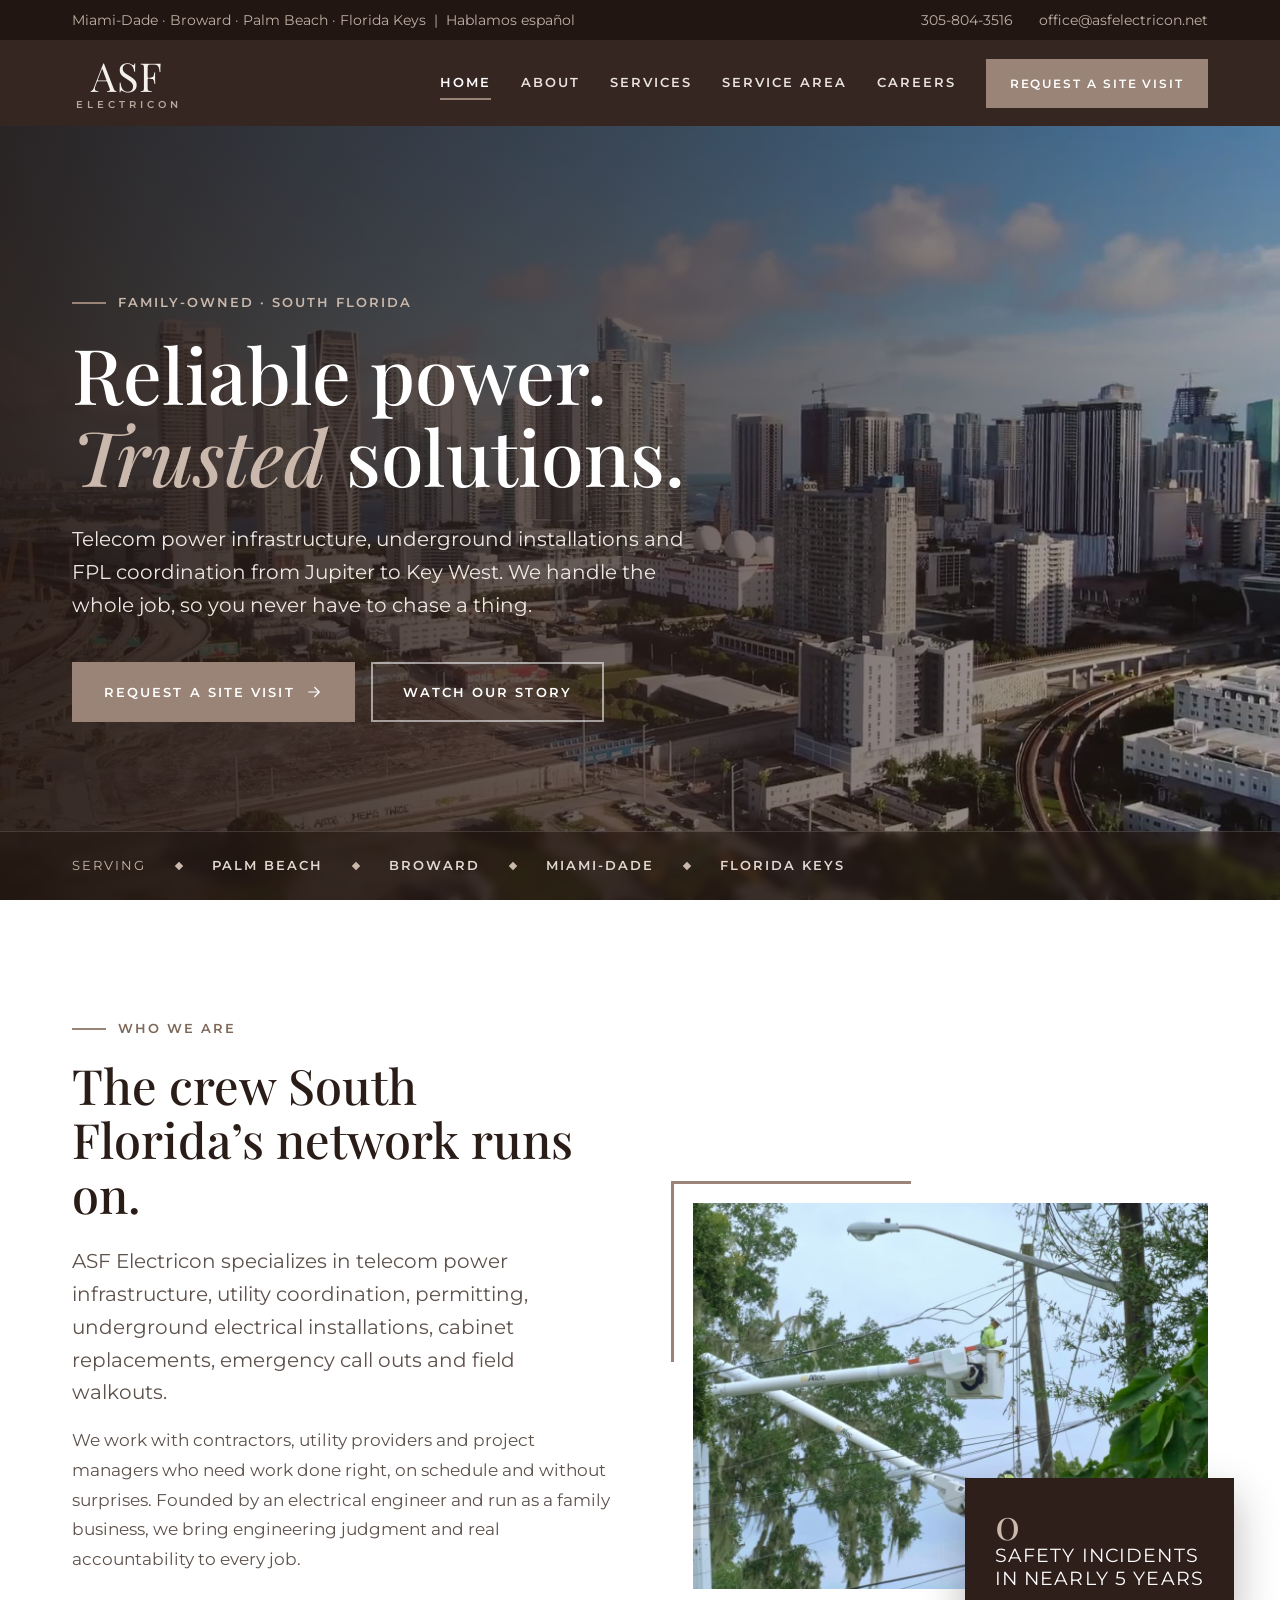
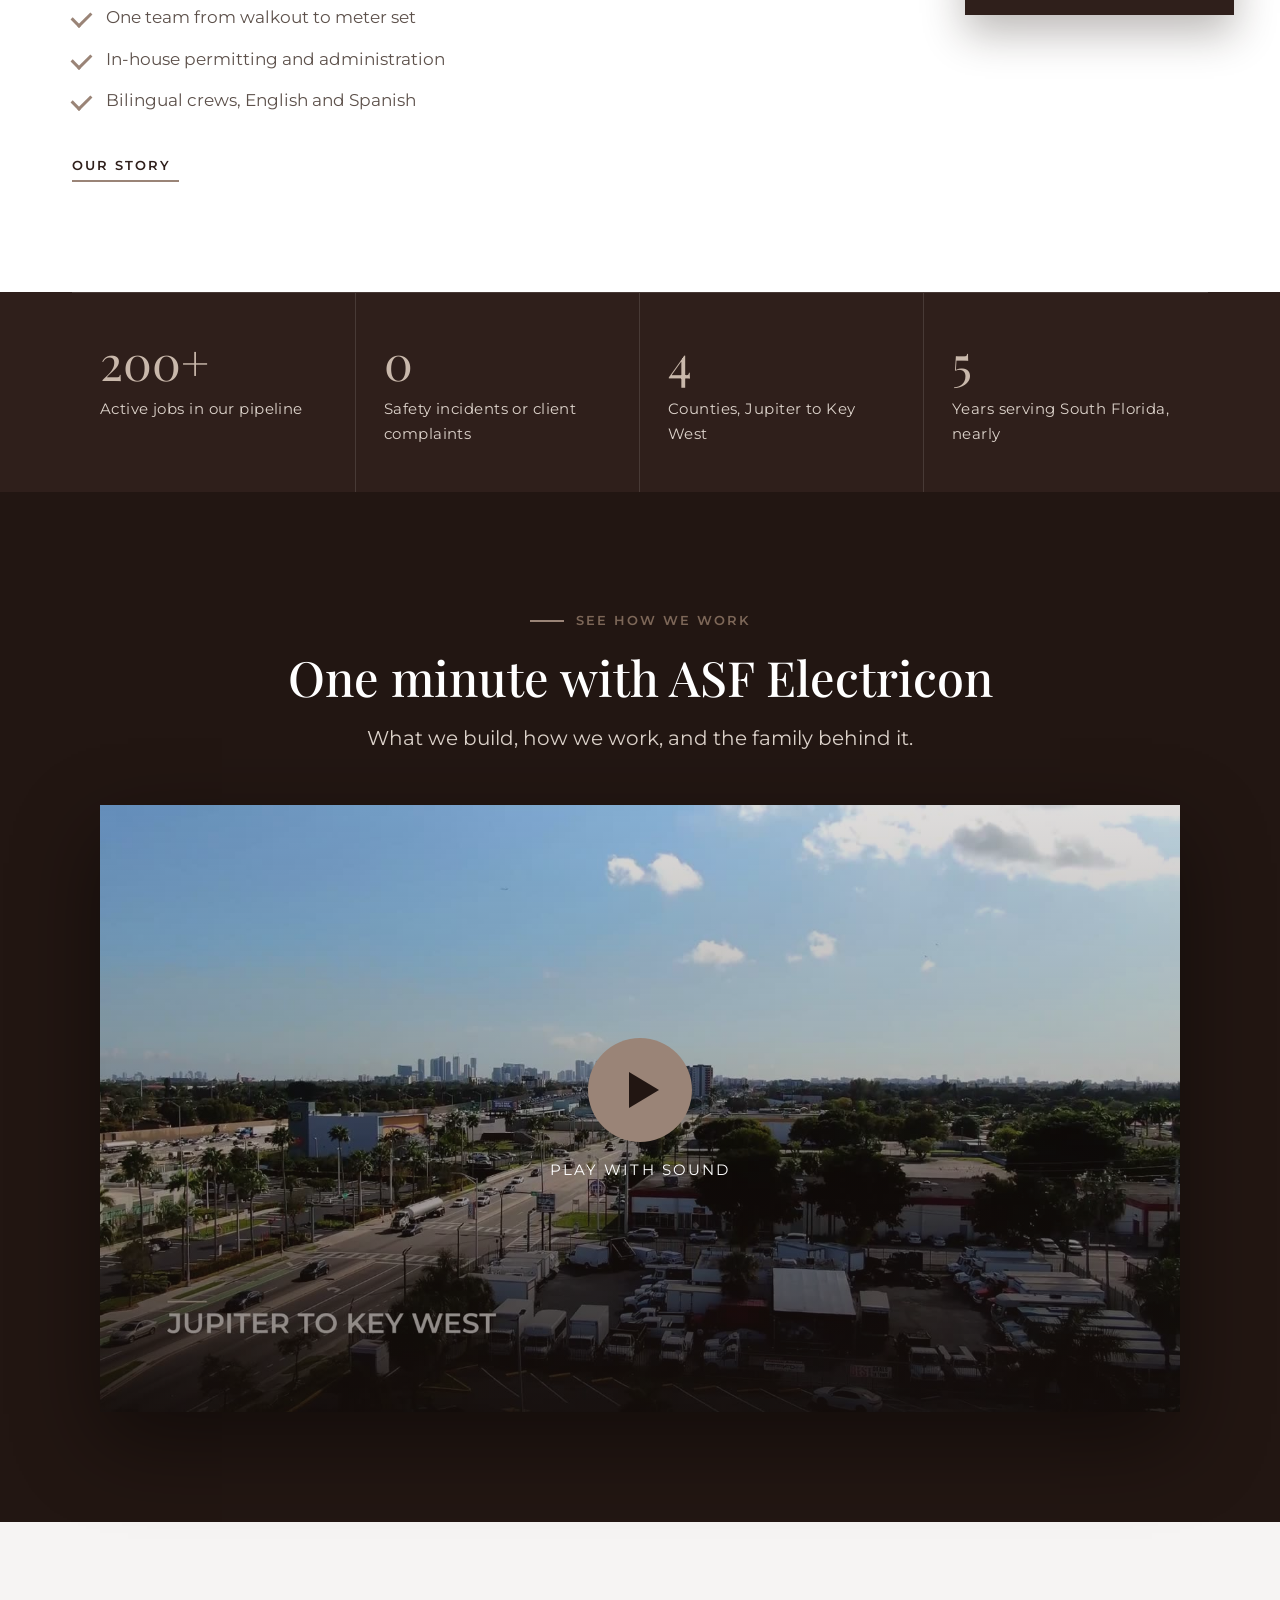
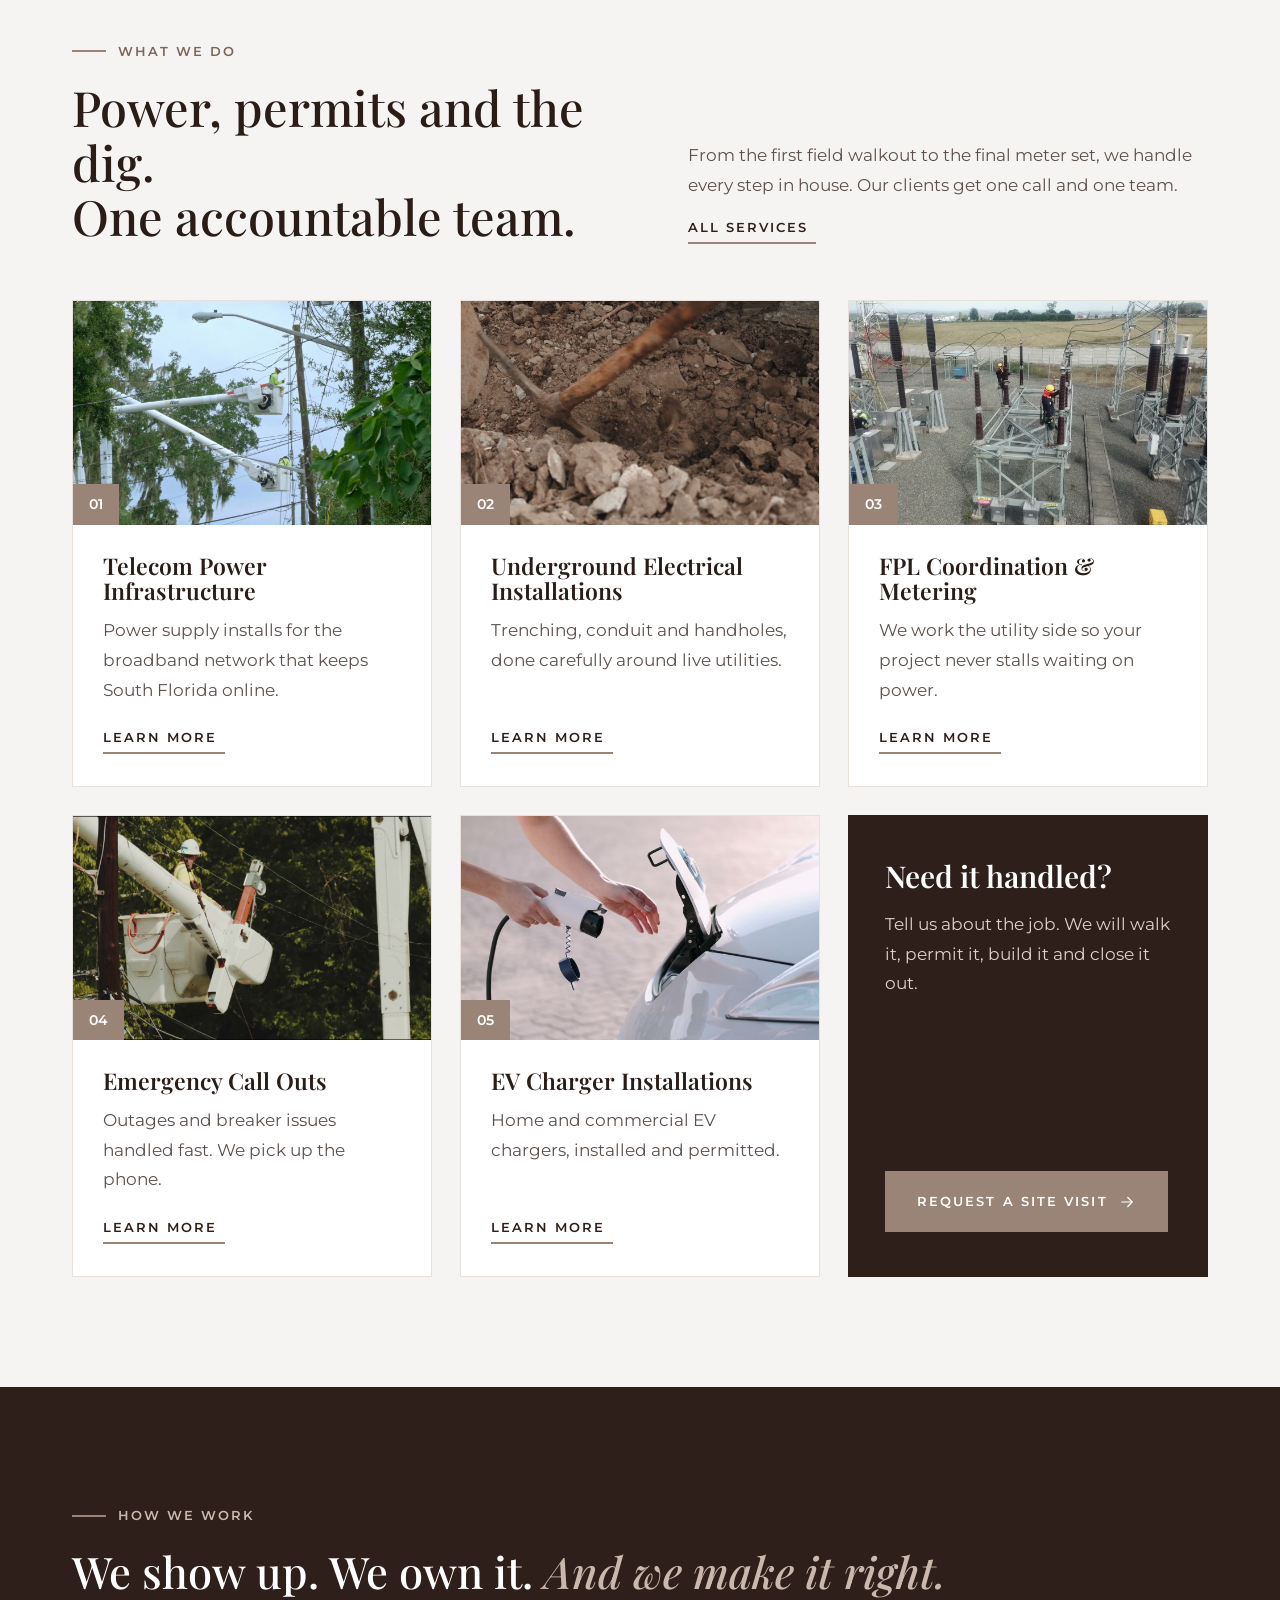
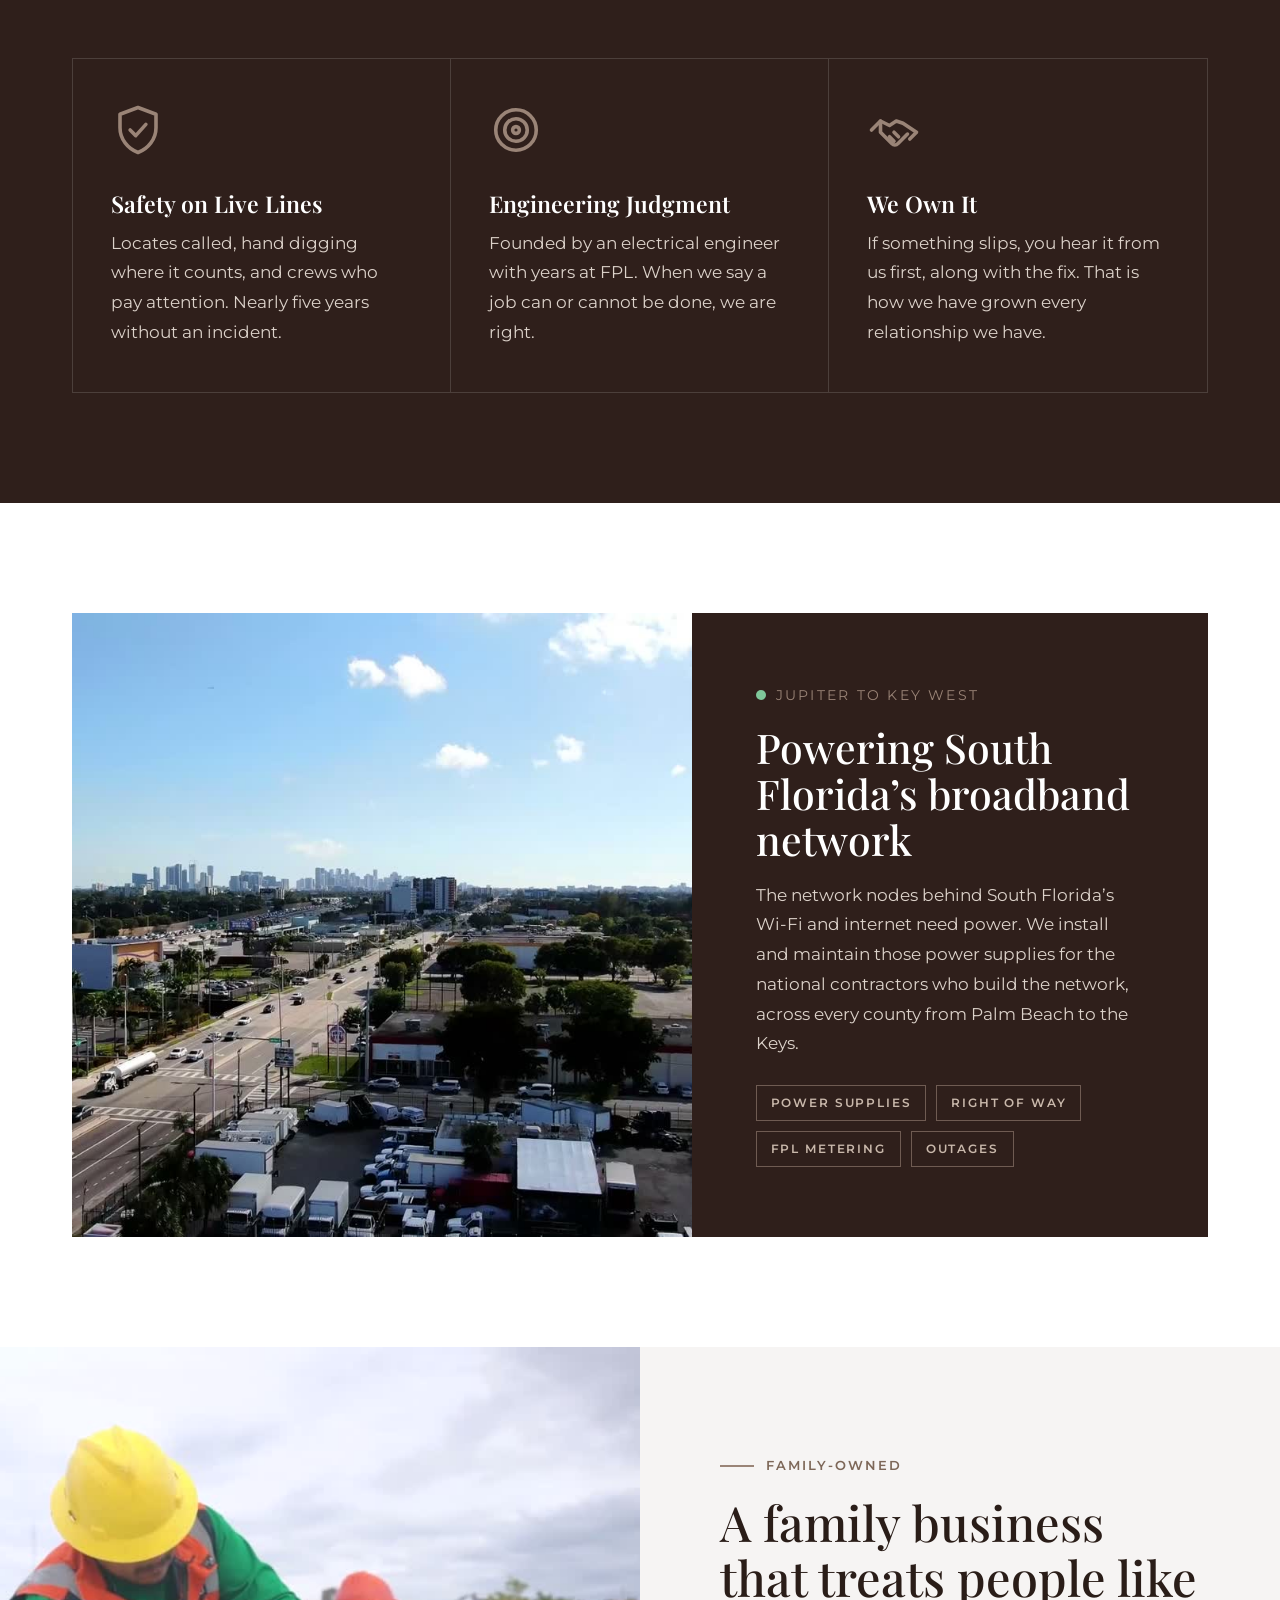
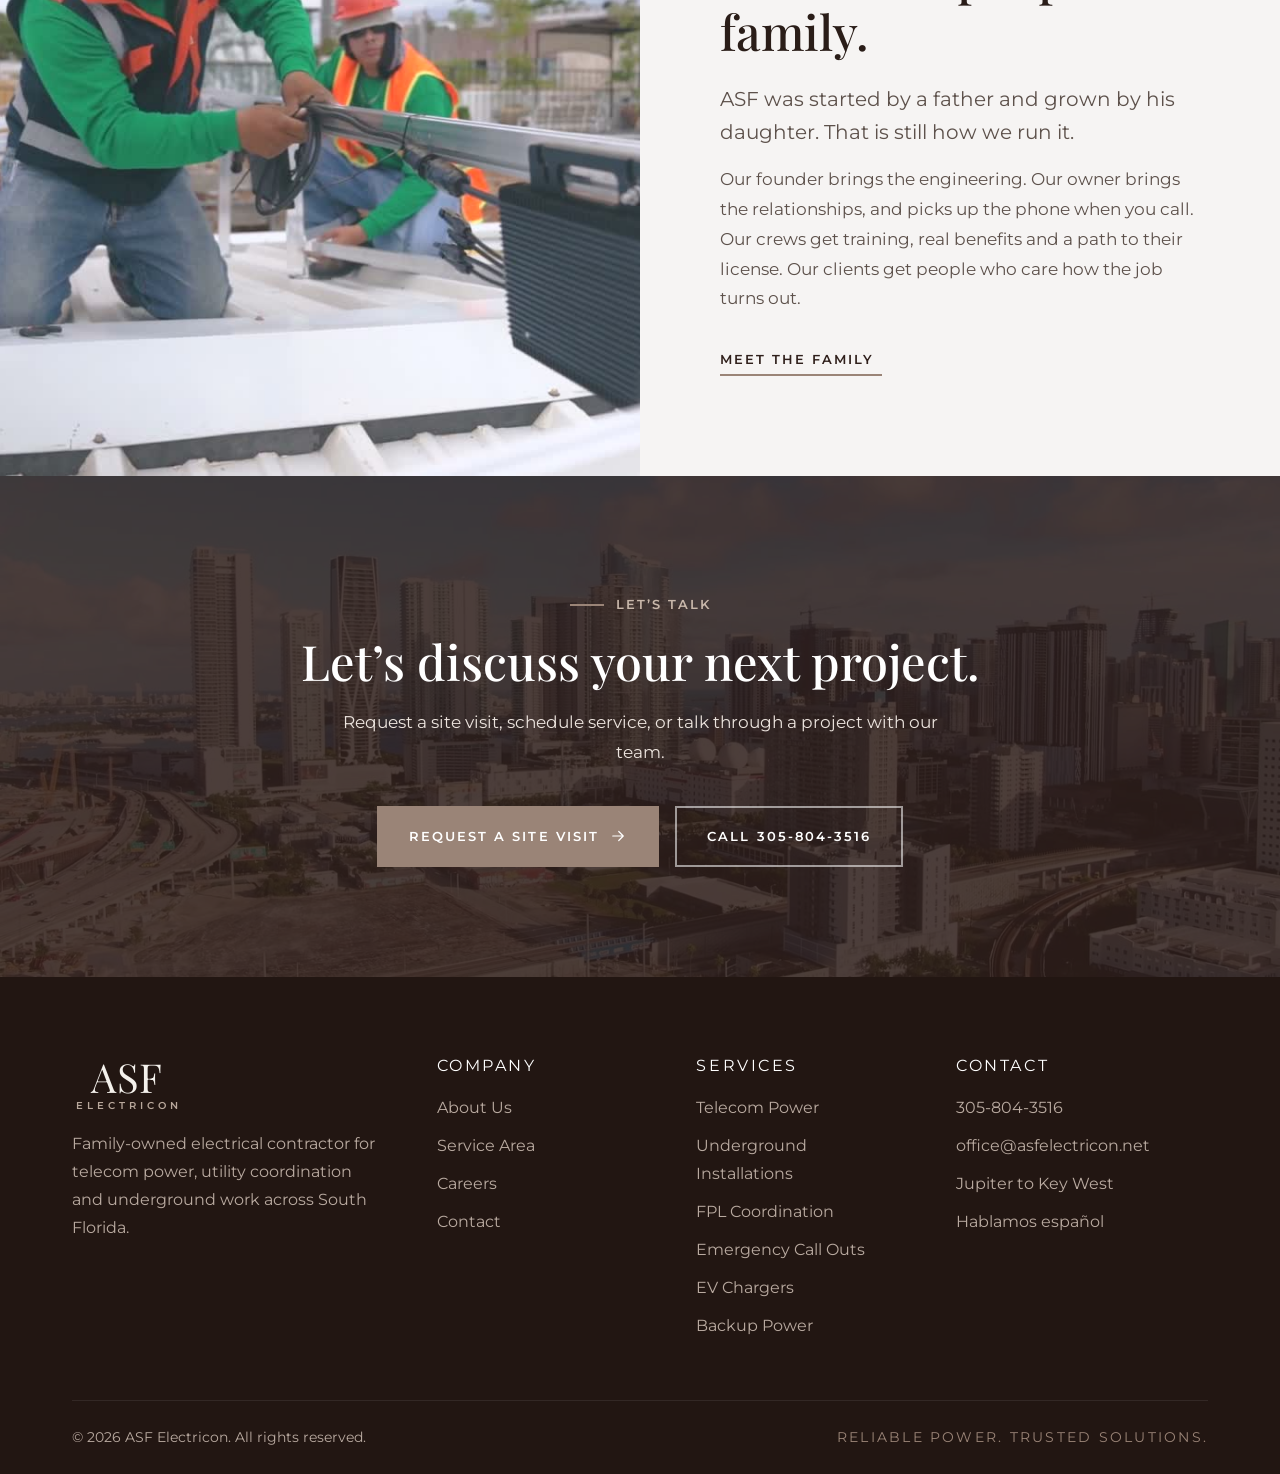
<file: index.html>
<!doctype html>
<html lang="en">
<head>
<meta charset="utf-8">
<meta name="viewport" content="width=device-width,initial-scale=1">
<title>ASF Electricon | Reliable Power. Trusted Solutions.</title>
<meta name="description" content="Family-owned South Florida electrical contractor for telecom power infrastructure, underground installations, FPL coordination and emergency call outs.">
<meta name="robots" content="noindex,nofollow">
<meta name="theme-color" content="#2f1f1b">
<meta property="og:title" content="ASF Electricon | Reliable Power. Trusted Solutions.">
<meta property="og:description" content="Family-owned South Florida electrical contractor for telecom power infrastructure, underground installations, FPL coordination and emergency call outs.">
<meta property="og:image" content="media/hero-poster.jpg">
<link rel="icon" href="media/favicon.png">
<link rel="preconnect" href="https://fonts.googleapis.com"><link rel="preconnect" href="https://fonts.gstatic.com" crossorigin>
<link href="https://fonts.googleapis.com/css2?family=Montserrat:wght@400;500;600;700&family=Playfair+Display:ital,wght@0,400;0,500;0,600;1,400;1,500&display=swap" rel="stylesheet">
<link rel="stylesheet" href="styles.css?v=289cb34c">
</head>
<body>
<div class="topbar"><div class="wrap">
  <div class="tb-l">Miami-Dade &middot; Broward &middot; Palm Beach &middot; Florida Keys &nbsp;|&nbsp; Hablamos espa&ntilde;ol</div>
  <div class="tb-r"><a href="tel:+13058043516">305-804-3516</a><a href="mailto:office@asfelectricon.net">office@asfelectricon.net</a></div>
</div></div>
<header class="site"><div class="wrap nav">
  <a class="brand" href="./" aria-label="ASF Electricon home"><span class="logo"><b>ASF</b><small>ELECTRICON</small></span><span class="brand-tag">Reliable Power.<br>Trusted Solutions.</span></a>
  <nav class="menu" aria-label="Main"><a href="" class=on>Home</a><a href="about/">About</a><a href="services/">Services</a><a href="service-area/">Service Area</a><a href="careers/">Careers</a><a class="btn" href="contact/">Request a Site Visit</a></nav>
  <button class="burger" aria-label="Menu" aria-expanded="false"><i></i><i></i><i></i></button>
</div></header>
<main>

<section class="hero">
  <video autoplay muted loop playsinline preload="auto" poster="media/hero-poster.jpg"><source media="(max-width: 640px)" src="media/hero-loop-m.mp4" type="video/mp4"><source src="media/hero-loop.mp4" type="video/mp4"></video>
  <div class="wrap">
    <div class="kicker rise">Family-Owned &middot; South Florida</div>
    <h1 class="rise d1">Reliable power.<br><em>Trusted</em> solutions.</h1>
    <p class="lead rise d2">Telecom power infrastructure, underground installations and FPL coordination from Jupiter to Key West. We handle the whole job, so you never have to chase a thing.</p>
    <div class="ctas rise d3"><a class="btn" href="contact/">Request a Site Visit <svg class="" viewBox="0 0 24 24" fill="none" stroke="currentColor" stroke-width="1.6" stroke-linecap="round" stroke-linejoin="round" aria-hidden="true"><path d="M5 12h14M13 6l6 6-6 6"/></svg></a><a class="btn ghost" href="#film">Watch Our Story</a></div>
  </div>
  <div class="hero-states"><div class="wrap"><b>Serving</b><i></i><span>Palm Beach</span><i></i><span>Broward</span><i></i><span>Miami-Dade</span><i></i><span>Florida Keys</span></div></div>
</section>

<section>
  <div class="wrap split">
    <div class="reveal">
      <div class="kicker">Who We Are</div>
      <h2>The crew South Florida&rsquo;s network runs on.</h2>
      <p class="lead" style="margin-top:24px">ASF Electricon specializes in telecom power infrastructure, utility coordination, permitting, underground electrical installations, cabinet replacements, emergency call outs and field walkouts.</p>
      <p>We work with contractors, utility providers and project managers who need work done right, on schedule and without surprises. Founded by an electrical engineer and run as a family business, we bring engineering judgment and real accountability to every job.</p>
      <ul class="ticks"><li>One team from walkout to meter set</li><li>In-house permitting and administration</li><li>Bilingual crews, English and Spanish</li></ul>
      <p style="margin-top:34px"><a class="link" href="about/">Our story <svg class="" viewBox="0 0 24 24" fill="none" stroke="currentColor" stroke-width="1.6" stroke-linecap="round" stroke-linejoin="round" aria-hidden="true"><path d="M5 12h14M13 6l6 6-6 6"/></svg></a></p>
    </div>
    <div class="frame reveal d2"><img src="media/bucket2.jpg" alt="Crew working on utility lines from a bucket truck" loading="lazy"><div class="badge"><b>0</b>Safety incidents<br>in nearly 5 years</div></div>
  </div>
</section>

<section class="dark" style="padding:0">
  <div class="wrap"><div class="stats">
    <div class="stat reveal"><b data-count="200" data-suffix="+">200+</b><span>Active jobs in our pipeline</span></div>
    <div class="stat reveal d1"><b data-count="0">0</b><span>Safety incidents or client complaints</span></div>
    <div class="stat reveal d2"><b data-count="4">4</b><span>Counties, Jupiter to Key West</span></div>
    <div class="stat reveal d3"><b data-count="5">5</b><span>Years serving South Florida, nearly</span></div>
  </div></div>
</section>

<section class="film-sec" id="film">
  <div class="wrap">
    <div class="kicker reveal">See How We Work</div>
    <h2 class="reveal d1">One minute with ASF Electricon</h2>
    <p class="lead reveal d2">What we build, how we work, and the family behind it.</p>
    <div class="film reveal d2"><video preload="metadata" playsinline poster="media/asf-film-poster.jpg"><source media="(max-width: 900px)" src="media/asf-film-m.mp4" type="video/mp4"><source src="media/asf-film.mp4" type="video/mp4"></video>
      <button class="play" aria-label="Play the ASF Electricon film"><span class="ring"></span>Play with sound</button></div>
  </div>
</section>

<section class="paper">
  <div class="wrap">
    <div class="shead"><div class="reveal"><div class="kicker">What We Do</div><h2>Power, permits and the dig.<br>One accountable team.</h2></div>
      <p class="reveal d1">From the first field walkout to the final meter set, we handle every step in house. Our clients get one call and one team. <a class="link" href="services/">All services <svg class="" viewBox="0 0 24 24" fill="none" stroke="currentColor" stroke-width="1.6" stroke-linecap="round" stroke-linejoin="round" aria-hidden="true"><path d="M5 12h14M13 6l6 6-6 6"/></svg></a></p></div>
    <div class="cards"><a class="card reveal d1" href="services/#telecom"><div class="im"><img src="media/bucket2.jpg" alt="" loading="lazy"><span class="num">01</span></div>
<div class="tx"><h3>Telecom Power Infrastructure</h3><p>Power supply installs for the broadband network that keeps South Florida online.</p><span class="link">Learn more <svg class="" viewBox="0 0 24 24" fill="none" stroke="currentColor" stroke-width="1.6" stroke-linecap="round" stroke-linejoin="round" aria-hidden="true"><path d="M5 12h14M13 6l6 6-6 6"/></svg></span></div></a><a class="card reveal d2" href="services/#underground"><div class="im"><img src="media/dig.jpg" alt="" loading="lazy"><span class="num">02</span></div>
<div class="tx"><h3>Underground Electrical Installations</h3><p>Trenching, conduit and handholes, done carefully around live utilities.</p><span class="link">Learn more <svg class="" viewBox="0 0 24 24" fill="none" stroke="currentColor" stroke-width="1.6" stroke-linecap="round" stroke-linejoin="round" aria-hidden="true"><path d="M5 12h14M13 6l6 6-6 6"/></svg></span></div></a><a class="card reveal d3" href="services/#fpl"><div class="im"><img src="media/substation.jpg" alt="" loading="lazy"><span class="num">03</span></div>
<div class="tx"><h3>FPL Coordination & Metering</h3><p>We work the utility side so your project never stalls waiting on power.</p><span class="link">Learn more <svg class="" viewBox="0 0 24 24" fill="none" stroke="currentColor" stroke-width="1.6" stroke-linecap="round" stroke-linejoin="round" aria-hidden="true"><path d="M5 12h14M13 6l6 6-6 6"/></svg></span></div></a><a class="card reveal d1" href="services/#emergency"><div class="im"><img src="media/bucket.jpg" alt="" loading="lazy"><span class="num">04</span></div>
<div class="tx"><h3>Emergency Call Outs</h3><p>Outages and breaker issues handled fast. We pick up the phone.</p><span class="link">Learn more <svg class="" viewBox="0 0 24 24" fill="none" stroke="currentColor" stroke-width="1.6" stroke-linecap="round" stroke-linejoin="round" aria-hidden="true"><path d="M5 12h14M13 6l6 6-6 6"/></svg></span></div></a><a class="card reveal d2" href="services/#ev"><div class="im"><img src="media/ev.jpg" alt="" loading="lazy"><span class="num">05</span></div>
<div class="tx"><h3>EV Charger Installations</h3><p>Home and commercial EV chargers, installed and permitted.</p><span class="link">Learn more <svg class="" viewBox="0 0 24 24" fill="none" stroke="currentColor" stroke-width="1.6" stroke-linecap="round" stroke-linejoin="round" aria-hidden="true"><path d="M5 12h14M13 6l6 6-6 6"/></svg></span></div></a><div class="card cta reveal d3"><h3>Need it handled?</h3><p>Tell us about the job. We will walk it, permit it, build it and close it out.</p><a class="btn" href="contact/">Request a Site Visit <svg class="" viewBox="0 0 24 24" fill="none" stroke="currentColor" stroke-width="1.6" stroke-linecap="round" stroke-linejoin="round" aria-hidden="true"><path d="M5 12h14M13 6l6 6-6 6"/></svg></a></div></div>
  </div>
</section>

<section class="dark">
  <div class="wrap">
    <div class="kicker reveal">How We Work</div>
    <p class="quote reveal d1">We show up. We own it. <em>And we make it right.</em></p>
    <div class="pillars">
      <div class="pillar reveal"><svg class="ic" viewBox="0 0 24 24" fill="none" stroke="currentColor" stroke-width="1.6" stroke-linecap="round" stroke-linejoin="round" aria-hidden="true"><path d="M12 2 4 5v6c0 5 3.4 9.3 8 11 4.6-1.7 8-6 8-11V5l-8-3z"/><path d="m8.5 12 2.5 2.5 4.5-5"/></svg><h3>Safety on Live Lines</h3><p>Locates called, hand digging where it counts, and crews who pay attention. Nearly five years without an incident.</p></div>
      <div class="pillar reveal d1"><svg class="ic" viewBox="0 0 24 24" fill="none" stroke="currentColor" stroke-width="1.6" stroke-linecap="round" stroke-linejoin="round" aria-hidden="true"><circle cx="12" cy="12" r="9"/><circle cx="12" cy="12" r="5"/><circle cx="12" cy="12" r="1.5"/></svg><h3>Engineering Judgment</h3><p>Founded by an electrical engineer with years at FPL. When we say a job can or cannot be done, we are right.</p></div>
      <div class="pillar reveal d2"><svg class="ic" viewBox="0 0 24 24" fill="none" stroke="currentColor" stroke-width="1.6" stroke-linecap="round" stroke-linejoin="round" aria-hidden="true"><path d="M2 12l4-4 4 2 3-2 3 1 6 4-3 3"/><path d="M6 8v5l5 5c.8.8 2 .8 2.8 0l4.2-4.2"/><path d="M10 15l2 2M12 13l2 2"/></svg><h3>We Own It</h3><p>If something slips, you hear it from us first, along with the fix. That is how we have grown every relationship we have.</p></div>
    </div>
  </div>
</section>

<section>
  <div class="wrap">
    <div class="project reveal">
      <div class="im"><img src="media/boulevard.jpg" alt="Aerial view of a South Florida boulevard lined with palms" loading="lazy"></div>
      <div class="tx">
        <div class="status"><i></i>Jupiter to Key West</div>
        <h2>Powering South Florida&rsquo;s broadband network</h2>
        <p style="margin-top:18px">The network nodes behind South Florida&rsquo;s Wi-Fi and internet need power. We install and maintain those power supplies for the national contractors who build the network, across every county from Palm Beach to the Keys.</p>
        <div class="tags"><span>Power Supplies</span><span>Right of Way</span><span>FPL Metering</span><span>Outages</span></div>
      </div>
    </div>
  </div>
</section>

<section class="people" style="padding:0">
  <div class="im reveal"><img src="media/rooftop.jpg" alt="Two electricians working together" loading="lazy"></div>
  <div class="tx reveal d1">
    <div class="kicker">Family-Owned</div>
    <h2>A family business that treats people like family.</h2>
    <p class="lead">ASF was started by a father and grown by his daughter. That is still how we run it.</p>
    <p>Our founder brings the engineering. Our owner brings the relationships, and picks up the phone when you call. Our crews get training, real benefits and a path to their license. Our clients get people who care how the job turns out.</p>
    <p style="margin-top:30px"><a class="link" href="about/">Meet the family <svg class="" viewBox="0 0 24 24" fill="none" stroke="currentColor" stroke-width="1.6" stroke-linecap="round" stroke-linejoin="round" aria-hidden="true"><path d="M5 12h14M13 6l6 6-6 6"/></svg></a></p>
  </div>
</section>

<section class="band">
  <img src="media/skyline.jpg" alt="" loading="lazy">
  <div class="wrap">
    <div class="kicker reveal" style="justify-content:center">Let&rsquo;s Talk</div>
    <h2 class="reveal d1">Let&rsquo;s discuss your next project.</h2>
    <p class="reveal d2">Request a site visit, schedule service, or talk through a project with our team.</p>
    <div class="ctas reveal d3"><a class="btn" href="contact/">Request a Site Visit <svg class="" viewBox="0 0 24 24" fill="none" stroke="currentColor" stroke-width="1.6" stroke-linecap="round" stroke-linejoin="round" aria-hidden="true"><path d="M5 12h14M13 6l6 6-6 6"/></svg></a><a class="btn ghost" href="tel:+13058043516">Call 305-804-3516</a></div>
  </div>
</section>

</main>
<div class="mbar"><a href="tel:+13058043516"><svg class="" viewBox="0 0 24 24" fill="none" stroke="currentColor" stroke-width="1.6" stroke-linecap="round" stroke-linejoin="round" aria-hidden="true"><path d="M5 3h4l2 5-2.5 1.5a11 11 0 0 0 6 6L16 13l5 2v4a2 2 0 0 1-2 2A17 17 0 0 1 3 5a2 2 0 0 1 2-2z"/></svg>Call Now</a><a href="contact/">Site Visit</a></div>
<footer class="site"><div class="wrap">
  <div class="fcols">
    <div><a class="brand" href="./"><span class="logo"><b>ASF</b><small>ELECTRICON</small></span></a>
      <p style="margin-top:18px">Family-owned electrical contractor for telecom power, utility coordination and underground work across South Florida.</p></div>
    <div><h4>Company</h4><ul><li><a href="about/">About Us</a></li><li><a href="service-area/">Service Area</a></li><li><a href="careers/">Careers</a></li><li><a href="contact/">Contact</a></li></ul></div>
    <div class="fsvc"><h4>Services</h4><ul><li><a href="services/#telecom">Telecom Power</a></li><li><a href="services/#underground">Underground Installations</a></li><li><a href="services/#fpl">FPL Coordination</a></li><li><a href="services/#emergency">Emergency Call Outs</a></li><li><a href="services/#ev">EV Chargers</a></li><li><a href="services/#backup">Backup Power</a></li></ul></div>
    <div><h4>Contact</h4><ul><li><a href="tel:+13058043516">305-804-3516</a></li><li><a href="mailto:office@asfelectricon.net">office@asfelectricon.net</a></li><li>Jupiter to Key West</li><li>Hablamos espa&ntilde;ol</li></ul></div>
  </div>
  <div class="fbot"><span>&copy; <span id="yr">2026</span> ASF Electricon. All rights reserved.</span><span class="tag">Reliable Power. Trusted Solutions.</span></div>
</div></footer>
<script src="site.js?v=3dac5d30"></script>
</body>
</html>
</file>
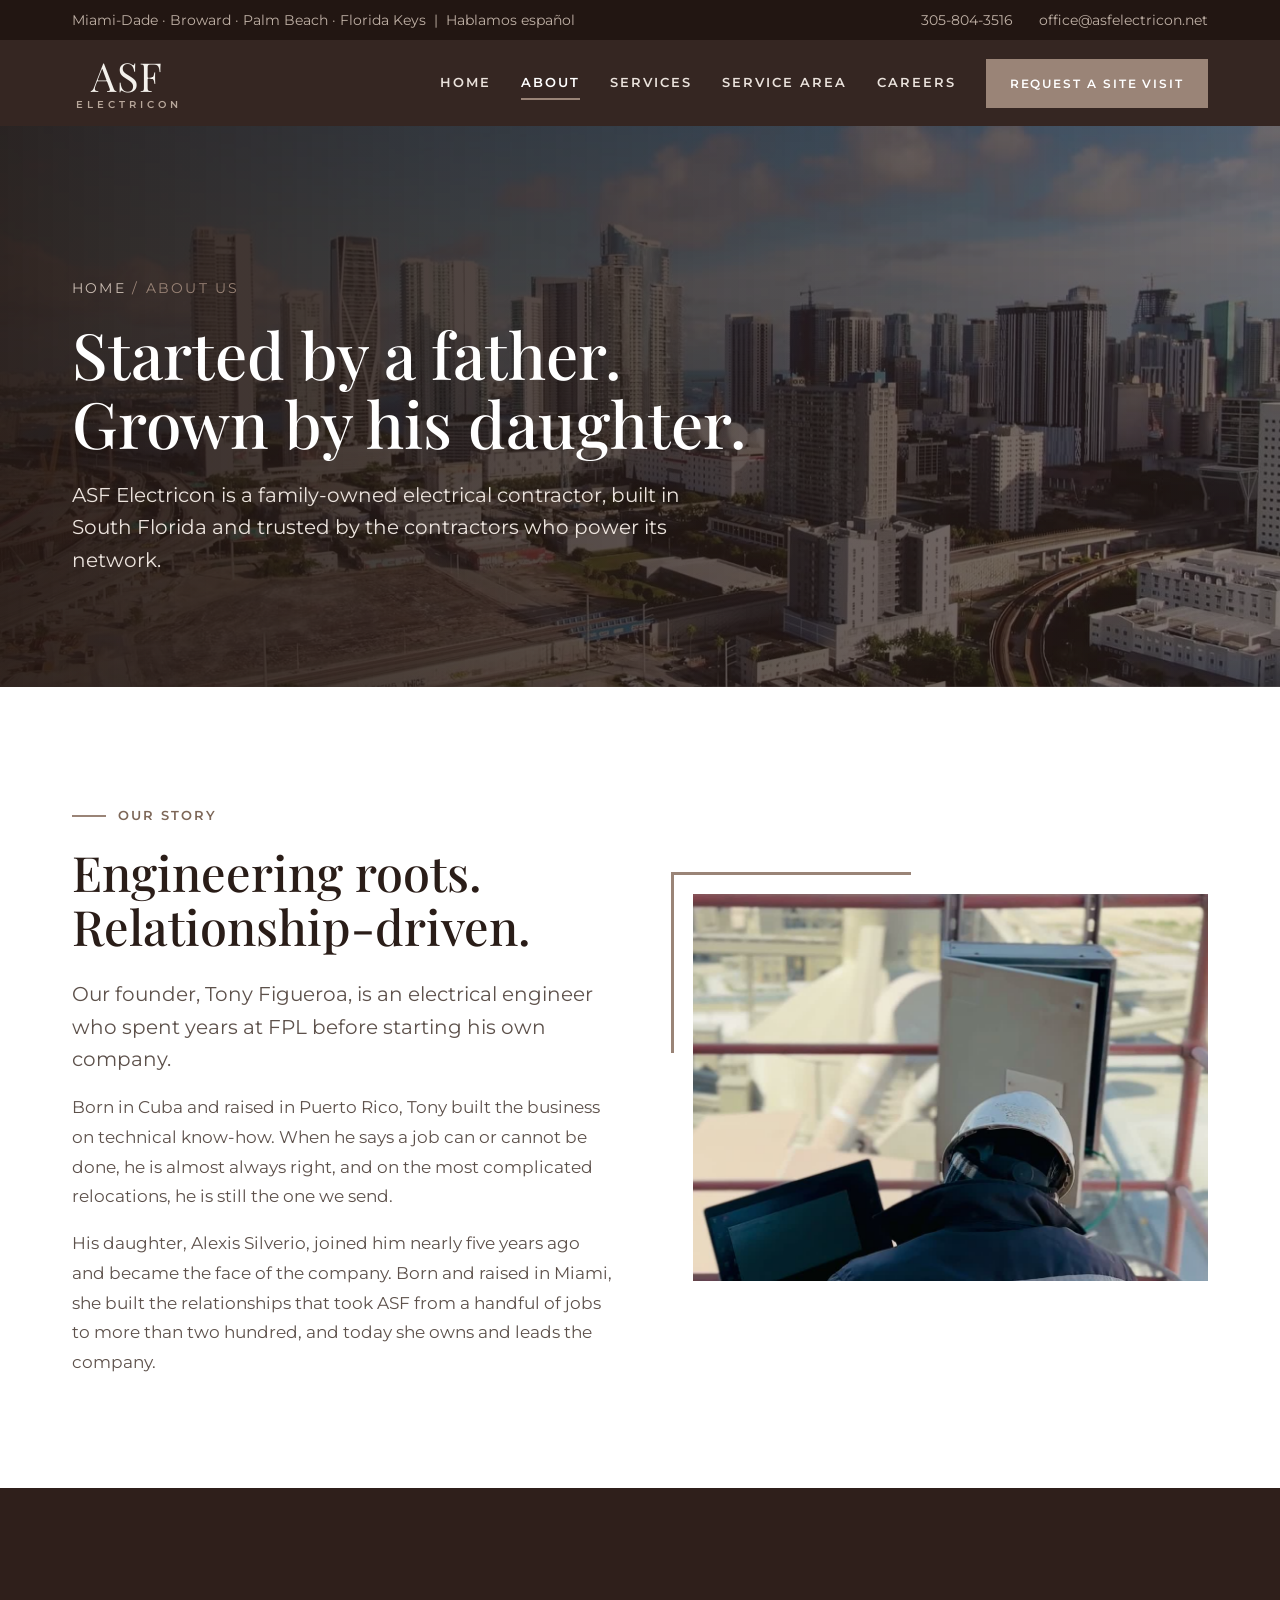
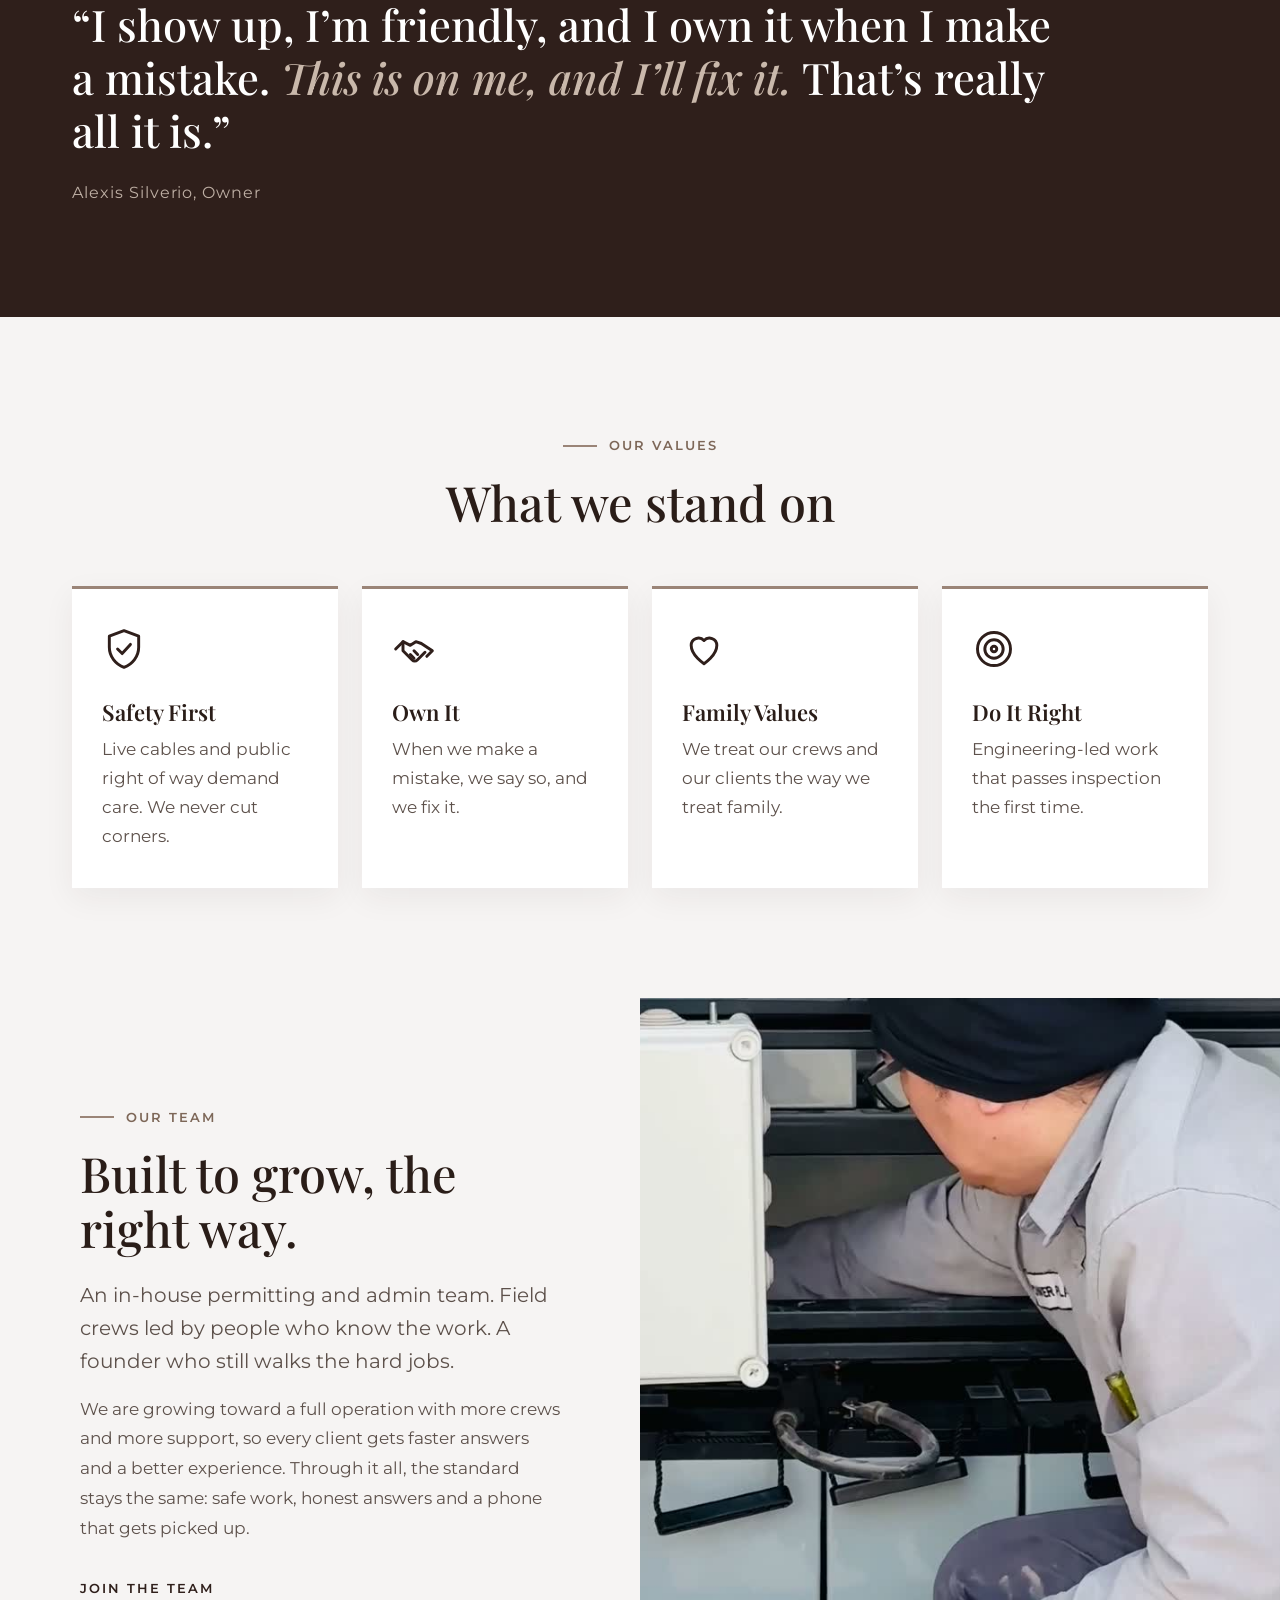
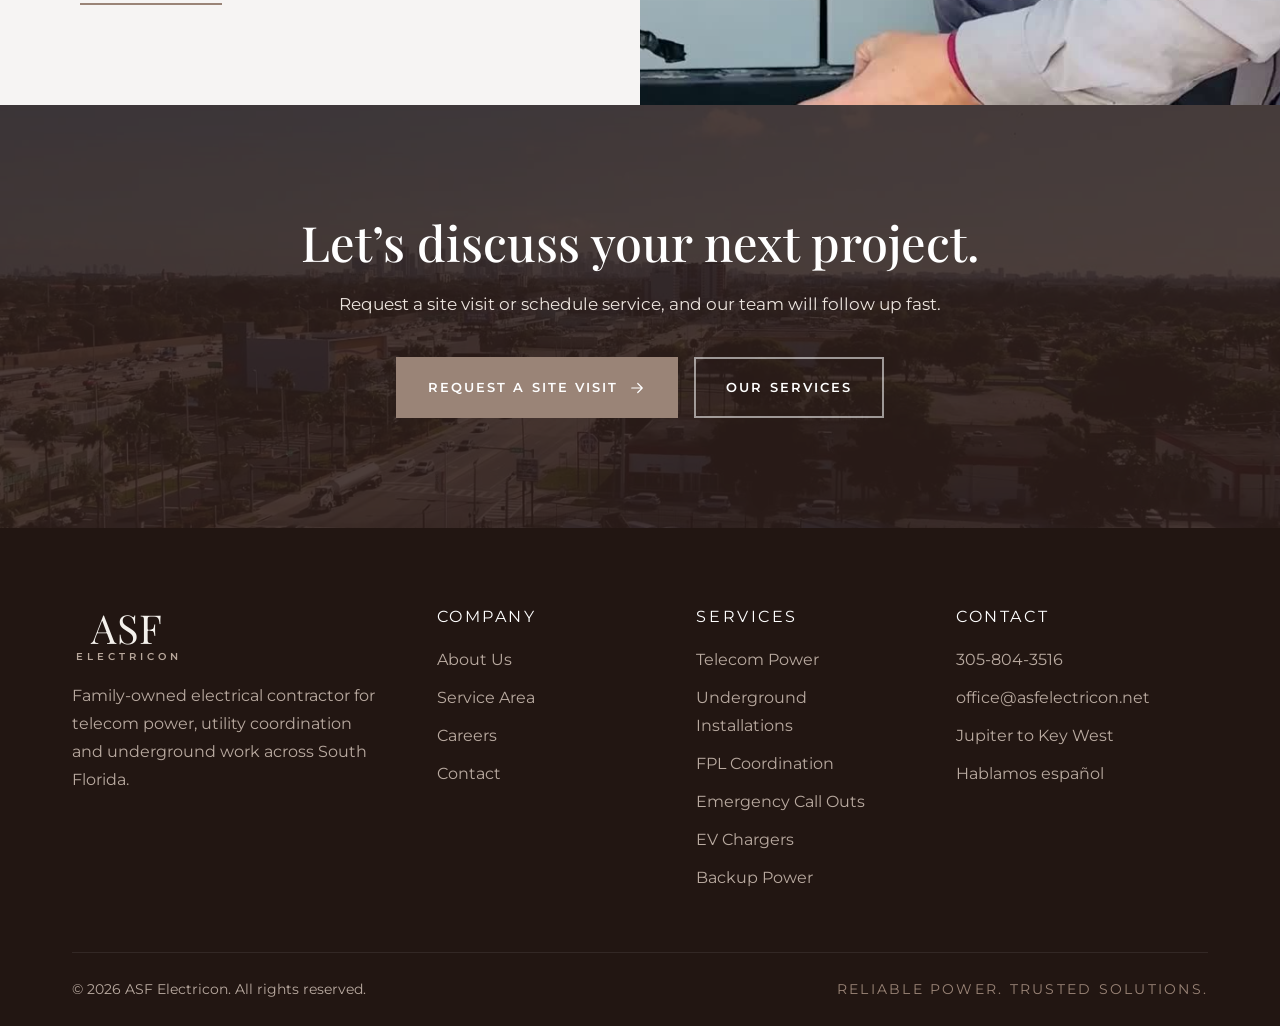
<file: about/index.html>
<!doctype html>
<html lang="en">
<head>
<meta charset="utf-8">
<meta name="viewport" content="width=device-width,initial-scale=1">
<title>About Us | ASF Electricon</title>
<meta name="description" content="Family-owned and engineering-led. The story of ASF Electricon.">
<meta name="robots" content="noindex,nofollow">
<meta name="theme-color" content="#2f1f1b">
<meta property="og:title" content="About Us | ASF Electricon">
<meta property="og:description" content="Family-owned and engineering-led. The story of ASF Electricon.">
<meta property="og:image" content="../media/hero-poster.jpg">
<link rel="icon" href="../media/favicon.png">
<link rel="preconnect" href="https://fonts.googleapis.com"><link rel="preconnect" href="https://fonts.gstatic.com" crossorigin>
<link href="https://fonts.googleapis.com/css2?family=Montserrat:wght@400;500;600;700&family=Playfair+Display:ital,wght@0,400;0,500;0,600;1,400;1,500&display=swap" rel="stylesheet">
<link rel="stylesheet" href="../styles.css?v=289cb34c">
</head>
<body>
<div class="topbar"><div class="wrap">
  <div class="tb-l">Miami-Dade &middot; Broward &middot; Palm Beach &middot; Florida Keys &nbsp;|&nbsp; Hablamos espa&ntilde;ol</div>
  <div class="tb-r"><a href="tel:+13058043516">305-804-3516</a><a href="mailto:office@asfelectricon.net">office@asfelectricon.net</a></div>
</div></div>
<header class="site"><div class="wrap nav">
  <a class="brand" href="../" aria-label="ASF Electricon home"><span class="logo"><b>ASF</b><small>ELECTRICON</small></span><span class="brand-tag">Reliable Power.<br>Trusted Solutions.</span></a>
  <nav class="menu" aria-label="Main"><a href="../">Home</a><a href="../about/" class=on>About</a><a href="../services/">Services</a><a href="../service-area/">Service Area</a><a href="../careers/">Careers</a><a class="btn" href="../contact/">Request a Site Visit</a></nav>
  <button class="burger" aria-label="Menu" aria-expanded="false"><i></i><i></i><i></i></button>
</div></header>
<main>

<section class="phero"><img src="../media/skyline.jpg" alt="">
  <div class="wrap"><div class="crumb rise"><a href="../">Home</a> / About Us</div>
  <h1 class="rise d1">Started by a father.<br>Grown by his daughter.</h1>
  <p class="lead rise d2">ASF Electricon is a family-owned electrical contractor, built in South Florida and trusted by the contractors who power its network.</p></div>
</section>

<section>
  <div class="wrap split">
    <div class="reveal">
      <div class="kicker">Our Story</div>
      <h2>Engineering roots. Relationship-driven.</h2>
      <p class="lead" style="margin-top:24px">Our founder, Tony Figueroa, is an electrical engineer who spent years at FPL before starting his own company.</p>
      <p>Born in Cuba and raised in Puerto Rico, Tony built the business on technical know-how. When he says a job can or cannot be done, he is almost always right, and on the most complicated relocations, he is still the one we send.</p>
      <p>His daughter, Alexis Silverio, joined him nearly five years ago and became the face of the company. Born and raised in Miami, she built the relationships that took ASF from a handful of jobs to more than two hundred, and today she owns and leads the company.</p>
    </div>
    <div class="frame reveal d2"><img src="../media/engineer.jpg" alt="Engineer reviewing equipment on site" loading="lazy"></div>
  </div>
</section>

<section class="dark">
  <div class="wrap">
    <p class="quote reveal">&ldquo;I show up, I&rsquo;m friendly, and I own it when I make a mistake. <em>This is on me, and I&rsquo;ll fix it.</em> That&rsquo;s really all it is.&rdquo;</p>
    <p class="cite reveal d1">Alexis Silverio, Owner</p>
  </div>
</section>

<section class="paper">
  <div class="wrap">
    <div class="center"><div class="kicker reveal">Our Values</div><h2 class="reveal d1">What we stand on</h2></div>
    <div class="values"><div class="value reveal d1"><svg class="ic" viewBox="0 0 24 24" fill="none" stroke="currentColor" stroke-width="1.6" stroke-linecap="round" stroke-linejoin="round" aria-hidden="true"><path d="M12 2 4 5v6c0 5 3.4 9.3 8 11 4.6-1.7 8-6 8-11V5l-8-3z"/><path d="m8.5 12 2.5 2.5 4.5-5"/></svg><h3>Safety First</h3><p>Live cables and public right of way demand care. We never cut corners.</p></div><div class="value reveal d2"><svg class="ic" viewBox="0 0 24 24" fill="none" stroke="currentColor" stroke-width="1.6" stroke-linecap="round" stroke-linejoin="round" aria-hidden="true"><path d="M2 12l4-4 4 2 3-2 3 1 6 4-3 3"/><path d="M6 8v5l5 5c.8.8 2 .8 2.8 0l4.2-4.2"/><path d="M10 15l2 2M12 13l2 2"/></svg><h3>Own It</h3><p>When we make a mistake, we say so, and we fix it.</p></div><div class="value reveal d3"><svg class="ic" viewBox="0 0 24 24" fill="none" stroke="currentColor" stroke-width="1.6" stroke-linecap="round" stroke-linejoin="round" aria-hidden="true"><path d="M12 20s-7-4.4-7-10a4 4 0 0 1 7-2.6A4 4 0 0 1 19 10c0 5.6-7 10-7 10z"/></svg><h3>Family Values</h3><p>We treat our crews and our clients the way we treat family.</p></div><div class="value reveal d4"><svg class="ic" viewBox="0 0 24 24" fill="none" stroke="currentColor" stroke-width="1.6" stroke-linecap="round" stroke-linejoin="round" aria-hidden="true"><circle cx="12" cy="12" r="9"/><circle cx="12" cy="12" r="5"/><circle cx="12" cy="12" r="1.5"/></svg><h3>Do It Right</h3><p>Engineering-led work that passes inspection the first time.</p></div></div>
  </div>
</section>

<section class="people" style="padding:0">
  <div class="tx reveal">
    <div class="kicker">Our Team</div>
    <h2>Built to grow, the right way.</h2>
    <p class="lead">An in-house permitting and admin team. Field crews led by people who know the work. A founder who still walks the hard jobs.</p>
    <p>We are growing toward a full operation with more crews and more support, so every client gets faster answers and a better experience. Through it all, the standard stays the same: safe work, honest answers and a phone that gets picked up.</p>
    <p style="margin-top:30px"><a class="link" href="../careers/">Join the team <svg class="" viewBox="0 0 24 24" fill="none" stroke="currentColor" stroke-width="1.6" stroke-linecap="round" stroke-linejoin="round" aria-hidden="true"><path d="M5 12h14M13 6l6 6-6 6"/></svg></a></p>
  </div>
  <div class="im reveal d1"><img src="../media/panel.jpg" alt="Electrician working on equipment" loading="lazy"></div>
</section>

<section class="band">
  <img src="../media/boulevard.jpg" alt="" loading="lazy">
  <div class="wrap">
    <h2 class="reveal">Let&rsquo;s discuss your next project.</h2>
    <p class="reveal d1">Request a site visit or schedule service, and our team will follow up fast.</p>
    <div class="ctas reveal d2"><a class="btn" href="../contact/">Request a Site Visit <svg class="" viewBox="0 0 24 24" fill="none" stroke="currentColor" stroke-width="1.6" stroke-linecap="round" stroke-linejoin="round" aria-hidden="true"><path d="M5 12h14M13 6l6 6-6 6"/></svg></a><a class="btn ghost" href="../services/">Our Services</a></div>
  </div>
</section>

</main>
<div class="mbar"><a href="tel:+13058043516"><svg class="" viewBox="0 0 24 24" fill="none" stroke="currentColor" stroke-width="1.6" stroke-linecap="round" stroke-linejoin="round" aria-hidden="true"><path d="M5 3h4l2 5-2.5 1.5a11 11 0 0 0 6 6L16 13l5 2v4a2 2 0 0 1-2 2A17 17 0 0 1 3 5a2 2 0 0 1 2-2z"/></svg>Call Now</a><a href="../contact/">Site Visit</a></div>
<footer class="site"><div class="wrap">
  <div class="fcols">
    <div><a class="brand" href="../"><span class="logo"><b>ASF</b><small>ELECTRICON</small></span></a>
      <p style="margin-top:18px">Family-owned electrical contractor for telecom power, utility coordination and underground work across South Florida.</p></div>
    <div><h4>Company</h4><ul><li><a href="../about/">About Us</a></li><li><a href="../service-area/">Service Area</a></li><li><a href="../careers/">Careers</a></li><li><a href="../contact/">Contact</a></li></ul></div>
    <div class="fsvc"><h4>Services</h4><ul><li><a href="../services/#telecom">Telecom Power</a></li><li><a href="../services/#underground">Underground Installations</a></li><li><a href="../services/#fpl">FPL Coordination</a></li><li><a href="../services/#emergency">Emergency Call Outs</a></li><li><a href="../services/#ev">EV Chargers</a></li><li><a href="../services/#backup">Backup Power</a></li></ul></div>
    <div><h4>Contact</h4><ul><li><a href="tel:+13058043516">305-804-3516</a></li><li><a href="mailto:office@asfelectricon.net">office@asfelectricon.net</a></li><li>Jupiter to Key West</li><li>Hablamos espa&ntilde;ol</li></ul></div>
  </div>
  <div class="fbot"><span>&copy; <span id="yr">2026</span> ASF Electricon. All rights reserved.</span><span class="tag">Reliable Power. Trusted Solutions.</span></div>
</div></footer>
<script src="../site.js?v=3dac5d30"></script>
</body>
</html>
</file>
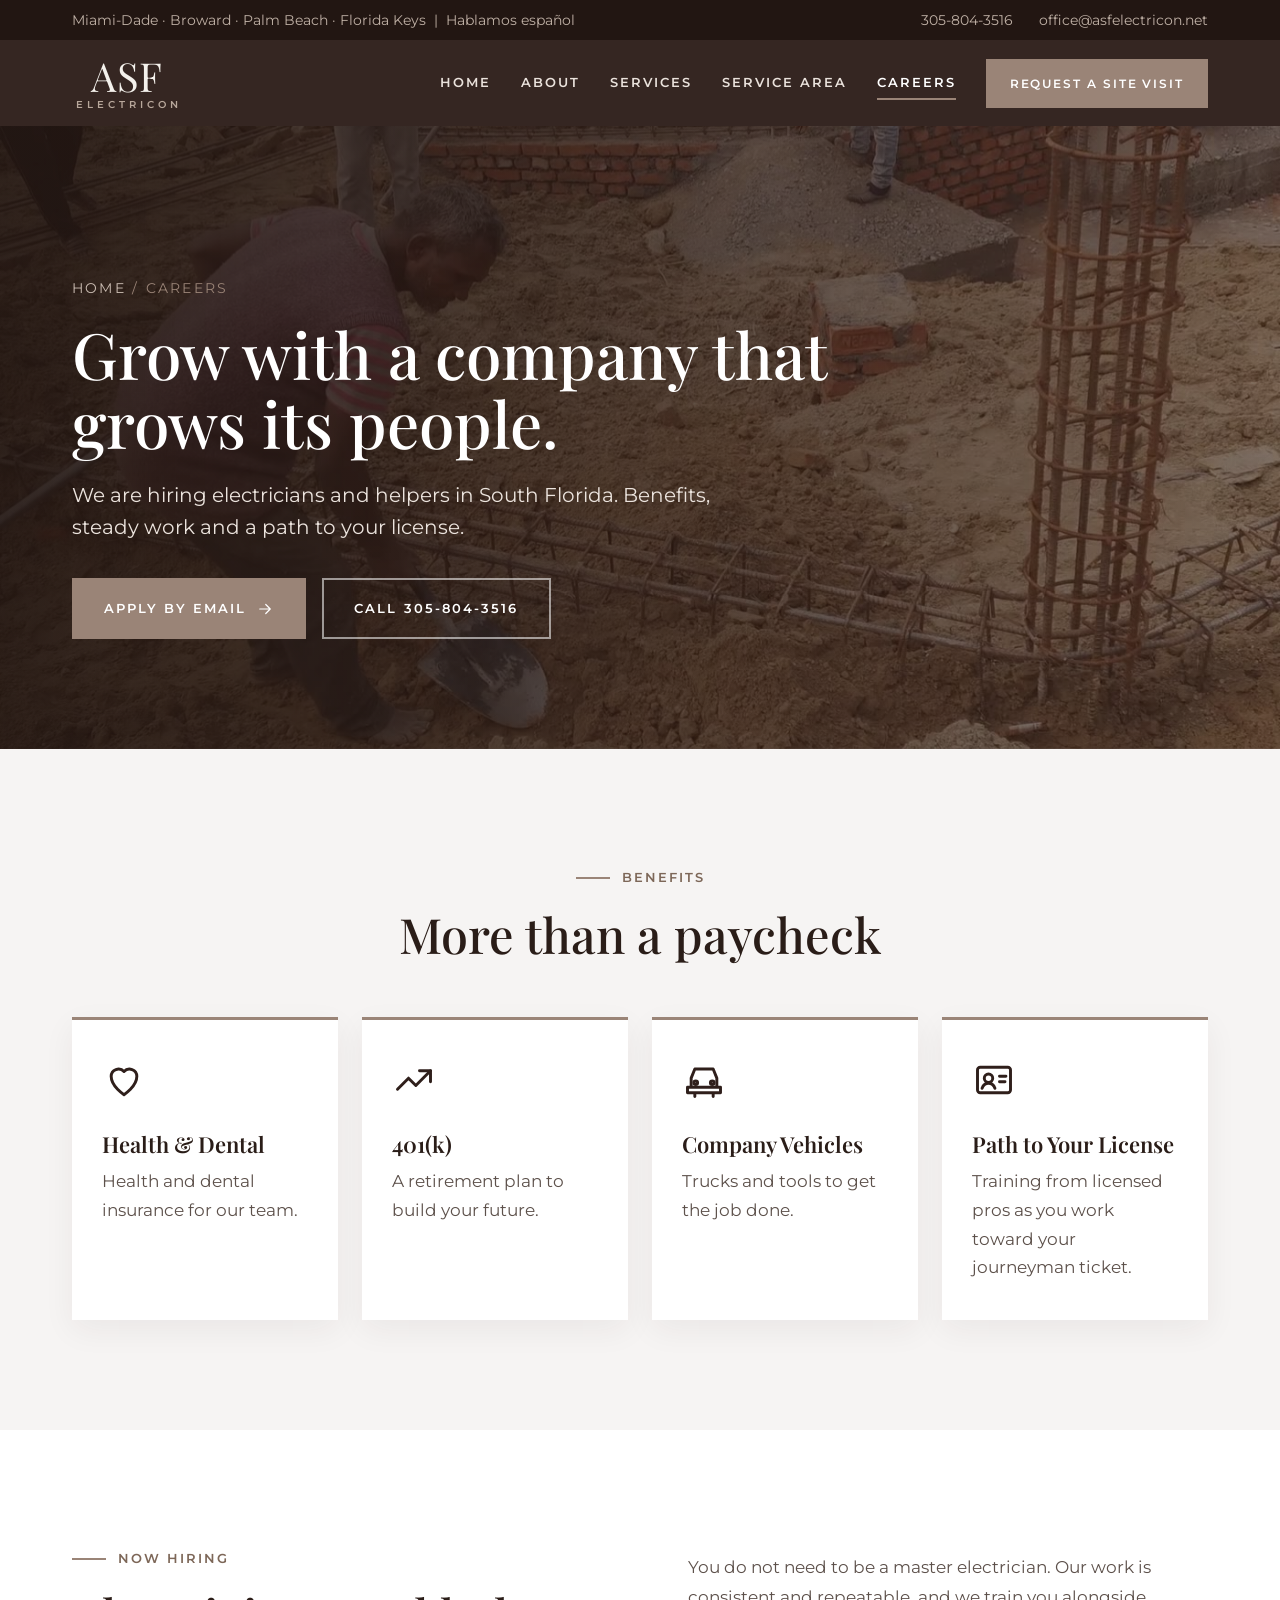
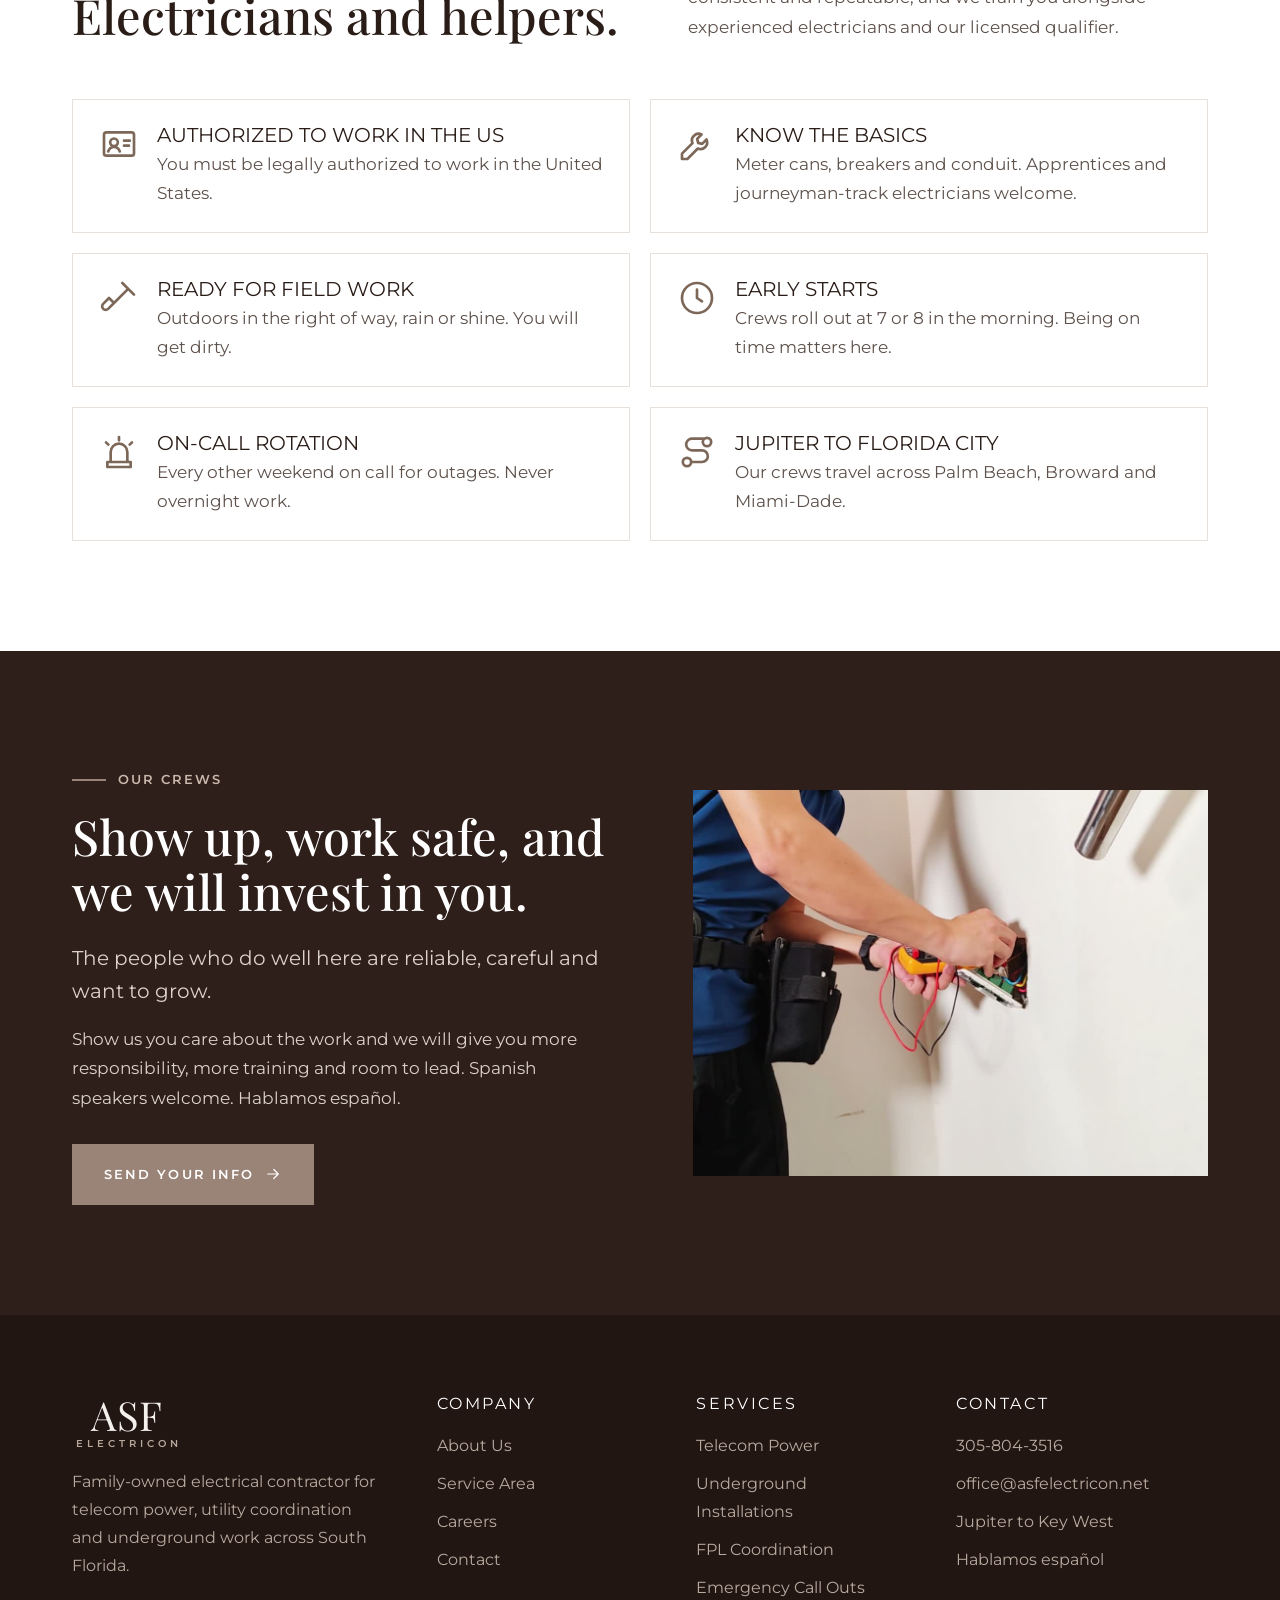
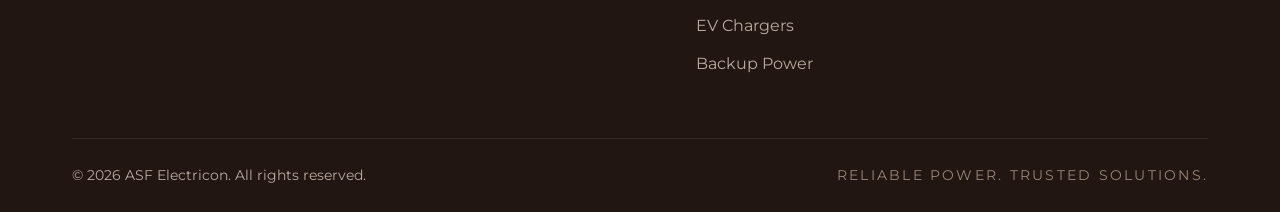
<file: careers/index.html>
<!doctype html>
<html lang="en">
<head>
<meta charset="utf-8">
<meta name="viewport" content="width=device-width,initial-scale=1">
<title>Careers | ASF Electricon</title>
<meta name="description" content="ASF Electricon is hiring electricians and helpers in South Florida. Health, dental, 401(k) and a path to your license.">
<meta name="robots" content="noindex,nofollow">
<meta name="theme-color" content="#2f1f1b">
<meta property="og:title" content="Careers | ASF Electricon">
<meta property="og:description" content="ASF Electricon is hiring electricians and helpers in South Florida. Health, dental, 401(k) and a path to your license.">
<meta property="og:image" content="../media/hero-poster.jpg">
<link rel="icon" href="../media/favicon.png">
<link rel="preconnect" href="https://fonts.googleapis.com"><link rel="preconnect" href="https://fonts.gstatic.com" crossorigin>
<link href="https://fonts.googleapis.com/css2?family=Montserrat:wght@400;500;600;700&family=Playfair+Display:ital,wght@0,400;0,500;0,600;1,400;1,500&display=swap" rel="stylesheet">
<link rel="stylesheet" href="../styles.css?v=289cb34c">
</head>
<body>
<div class="topbar"><div class="wrap">
  <div class="tb-l">Miami-Dade &middot; Broward &middot; Palm Beach &middot; Florida Keys &nbsp;|&nbsp; Hablamos espa&ntilde;ol</div>
  <div class="tb-r"><a href="tel:+13058043516">305-804-3516</a><a href="mailto:office@asfelectricon.net">office@asfelectricon.net</a></div>
</div></div>
<header class="site"><div class="wrap nav">
  <a class="brand" href="../" aria-label="ASF Electricon home"><span class="logo"><b>ASF</b><small>ELECTRICON</small></span><span class="brand-tag">Reliable Power.<br>Trusted Solutions.</span></a>
  <nav class="menu" aria-label="Main"><a href="../">Home</a><a href="../about/">About</a><a href="../services/">Services</a><a href="../service-area/">Service Area</a><a href="../careers/" class=on>Careers</a><a class="btn" href="../contact/">Request a Site Visit</a></nav>
  <button class="burger" aria-label="Menu" aria-expanded="false"><i></i><i></i><i></i></button>
</div></header>
<main>

<section class="phero"><img src="../media/digman.jpg" alt="">
  <div class="wrap"><div class="crumb rise"><a href="../">Home</a> / Careers</div>
  <h1 class="rise d1">Grow with a company that grows its people.</h1>
  <p class="lead rise d2">We are hiring electricians and helpers in South Florida. Benefits, steady work and a path to your license.</p>
  <div class="ctas rise d3" style="margin-top:34px;display:flex;gap:16px;flex-wrap:wrap"><a class="btn" href="mailto:office@asfelectricon.net?subject=Job%20application&body=Name%3A%0APhone%3A%0APosition%20(electrician%20or%20helper)%3A%0AExperience%3A%0ALicense%20(if%20any)%3A%0AWhere%20you%20live%3A">Apply by Email <svg class="" viewBox="0 0 24 24" fill="none" stroke="currentColor" stroke-width="1.6" stroke-linecap="round" stroke-linejoin="round" aria-hidden="true"><path d="M5 12h14M13 6l6 6-6 6"/></svg></a><a class="btn ghost" href="tel:+13058043516">Call 305-804-3516</a></div></div>
</section>

<section class="paper">
  <div class="wrap">
    <div class="center"><div class="kicker reveal">Benefits</div><h2 class="reveal d1">More than a paycheck</h2></div>
    <div class="values"><div class="value reveal d1"><svg class="ic" viewBox="0 0 24 24" fill="none" stroke="currentColor" stroke-width="1.6" stroke-linecap="round" stroke-linejoin="round" aria-hidden="true"><path d="M12 20s-7-4.4-7-10a4 4 0 0 1 7-2.6A4 4 0 0 1 19 10c0 5.6-7 10-7 10z"/></svg><h3>Health & Dental</h3><p>Health and dental insurance for our team.</p></div><div class="value reveal d2"><svg class="ic" viewBox="0 0 24 24" fill="none" stroke="currentColor" stroke-width="1.6" stroke-linecap="round" stroke-linejoin="round" aria-hidden="true"><path d="M3 17l6-6 4 4 8-8"/><path d="M15 7h6v6"/></svg><h3>401(k)</h3><p>A retirement plan to build your future.</p></div><div class="value reveal d3"><svg class="ic" viewBox="0 0 24 24" fill="none" stroke="currentColor" stroke-width="1.6" stroke-linecap="round" stroke-linejoin="round" aria-hidden="true"><path d="M5 16V11l2-5h10l2 5v5M3 16h18v3H3zM7 19v2M17 19v2"/><circle cx="7.5" cy="13.5" r="1"/><circle cx="16.5" cy="13.5" r="1"/></svg><h3>Company Vehicles</h3><p>Trucks and tools to get the job done.</p></div><div class="value reveal d4"><svg class="ic" viewBox="0 0 24 24" fill="none" stroke="currentColor" stroke-width="1.6" stroke-linecap="round" stroke-linejoin="round" aria-hidden="true"><rect x="3" y="5" width="18" height="14" rx="1.5"/><circle cx="9" cy="11" r="2.3"/><path d="M5.5 16.5c.6-1.7 2-2.7 3.5-2.7s2.9 1 3.5 2.7M15 10h3.5M15 13h3"/></svg><h3>Path to Your License</h3><p>Training from licensed pros as you work toward your journeyman ticket.</p></div></div>
  </div>
</section>

<section>
  <div class="wrap">
    <div class="shead"><div class="reveal"><div class="kicker">Now Hiring</div><h2>Electricians and helpers.</h2></div>
      <p class="reveal d1">You do not need to be a master electrician. Our work is consistent and repeatable, and we train you alongside experienced electricians and our licensed qualifier.</p></div>
    <div class="reqs"><div class="req reveal d1"><svg class="ic" viewBox="0 0 24 24" fill="none" stroke="currentColor" stroke-width="1.6" stroke-linecap="round" stroke-linejoin="round" aria-hidden="true"><rect x="3" y="5" width="18" height="14" rx="1.5"/><circle cx="9" cy="11" r="2.3"/><path d="M5.5 16.5c.6-1.7 2-2.7 3.5-2.7s2.9 1 3.5 2.7M15 10h3.5M15 13h3"/></svg><div><h4>Authorized to Work in the US</h4><p>You must be legally authorized to work in the United States.</p></div></div><div class="req reveal d2"><svg class="ic" viewBox="0 0 24 24" fill="none" stroke="currentColor" stroke-width="1.6" stroke-linecap="round" stroke-linejoin="round" aria-hidden="true"><path d="M14.7 6.3a4 4 0 0 0-5.4 5.2L3 17.8V21h3.2l6.3-6.3a4 4 0 0 0 5.2-5.4l-2.6 2.6-2.4-.6-.6-2.4 2.6-2.6z"/></svg><div><h4>Know the Basics</h4><p>Meter cans, breakers and conduit. Apprentices and journeyman-track electricians welcome.</p></div></div><div class="req reveal d1"><svg class="ic" viewBox="0 0 24 24" fill="none" stroke="currentColor" stroke-width="1.6" stroke-linecap="round" stroke-linejoin="round" aria-hidden="true"><path d="M14 3l7 7M17.5 6.5 9 15M9 15l-3.5 3.5a2.1 2.1 0 0 1-3-3L6 12l3 3z"/></svg><div><h4>Ready for Field Work</h4><p>Outdoors in the right of way, rain or shine. You will get dirty.</p></div></div><div class="req reveal d2"><svg class="ic" viewBox="0 0 24 24" fill="none" stroke="currentColor" stroke-width="1.6" stroke-linecap="round" stroke-linejoin="round" aria-hidden="true"><circle cx="12" cy="12" r="9"/><path d="M12 7v5l3 2"/></svg><div><h4>Early Starts</h4><p>Crews roll out at 7 or 8 in the morning. Being on time matters here.</p></div></div><div class="req reveal d1"><svg class="ic" viewBox="0 0 24 24" fill="none" stroke="currentColor" stroke-width="1.6" stroke-linecap="round" stroke-linejoin="round" aria-hidden="true"><path d="M7 18v-6a5 5 0 0 1 10 0v6M5 18h14v3H5zM12 3v2M4.2 6.2l1.4 1.4M19.8 6.2l-1.4 1.4"/></svg><div><h4>On-Call Rotation</h4><p>Every other weekend on call for outages. Never overnight work.</p></div></div><div class="req reveal d2"><svg class="ic" viewBox="0 0 24 24" fill="none" stroke="currentColor" stroke-width="1.6" stroke-linecap="round" stroke-linejoin="round" aria-hidden="true"><circle cx="6" cy="18" r="2.5"/><circle cx="18" cy="6" r="2.5"/><path d="M8.5 18H15a3.5 3.5 0 0 0 0-7H9a3.5 3.5 0 0 1 0-7h6.5"/></svg><div><h4>Jupiter to Florida City</h4><p>Our crews travel across Palm Beach, Broward and Miami-Dade.</p></div></div></div>
  </div>
</section>

<section class="dark">
  <div class="wrap split">
    <div class="reveal">
      <div class="kicker">Our Crews</div>
      <h2>Show up, work safe, and we will invest in you.</h2>
      <p class="lead" style="margin-top:24px">The people who do well here are reliable, careful and want to grow.</p>
      <p>Show us you care about the work and we will give you more responsibility, more training and room to lead. Spanish speakers welcome. Hablamos espa&ntilde;ol.</p>
      <p style="margin-top:30px"><a class="btn" href="mailto:office@asfelectricon.net?subject=Job%20application&body=Name%3A%0APhone%3A%0APosition%20(electrician%20or%20helper)%3A%0AExperience%3A%0ALicense%20(if%20any)%3A%0AWhere%20you%20live%3A">Send Your Info <svg class="" viewBox="0 0 24 24" fill="none" stroke="currentColor" stroke-width="1.6" stroke-linecap="round" stroke-linejoin="round" aria-hidden="true"><path d="M5 12h14M13 6l6 6-6 6"/></svg></a></p>
    </div>
    <div class="frame reveal d2"><img src="../media/meter.jpg" alt="Electrician testing a circuit" loading="lazy"></div>
  </div>
</section>

</main>
<div class="mbar"><a href="tel:+13058043516"><svg class="" viewBox="0 0 24 24" fill="none" stroke="currentColor" stroke-width="1.6" stroke-linecap="round" stroke-linejoin="round" aria-hidden="true"><path d="M5 3h4l2 5-2.5 1.5a11 11 0 0 0 6 6L16 13l5 2v4a2 2 0 0 1-2 2A17 17 0 0 1 3 5a2 2 0 0 1 2-2z"/></svg>Call Now</a><a href="../contact/">Site Visit</a></div>
<footer class="site"><div class="wrap">
  <div class="fcols">
    <div><a class="brand" href="../"><span class="logo"><b>ASF</b><small>ELECTRICON</small></span></a>
      <p style="margin-top:18px">Family-owned electrical contractor for telecom power, utility coordination and underground work across South Florida.</p></div>
    <div><h4>Company</h4><ul><li><a href="../about/">About Us</a></li><li><a href="../service-area/">Service Area</a></li><li><a href="../careers/">Careers</a></li><li><a href="../contact/">Contact</a></li></ul></div>
    <div class="fsvc"><h4>Services</h4><ul><li><a href="../services/#telecom">Telecom Power</a></li><li><a href="../services/#underground">Underground Installations</a></li><li><a href="../services/#fpl">FPL Coordination</a></li><li><a href="../services/#emergency">Emergency Call Outs</a></li><li><a href="../services/#ev">EV Chargers</a></li><li><a href="../services/#backup">Backup Power</a></li></ul></div>
    <div><h4>Contact</h4><ul><li><a href="tel:+13058043516">305-804-3516</a></li><li><a href="mailto:office@asfelectricon.net">office@asfelectricon.net</a></li><li>Jupiter to Key West</li><li>Hablamos espa&ntilde;ol</li></ul></div>
  </div>
  <div class="fbot"><span>&copy; <span id="yr">2026</span> ASF Electricon. All rights reserved.</span><span class="tag">Reliable Power. Trusted Solutions.</span></div>
</div></footer>
<script src="../site.js?v=3dac5d30"></script>
</body>
</html>
</file>
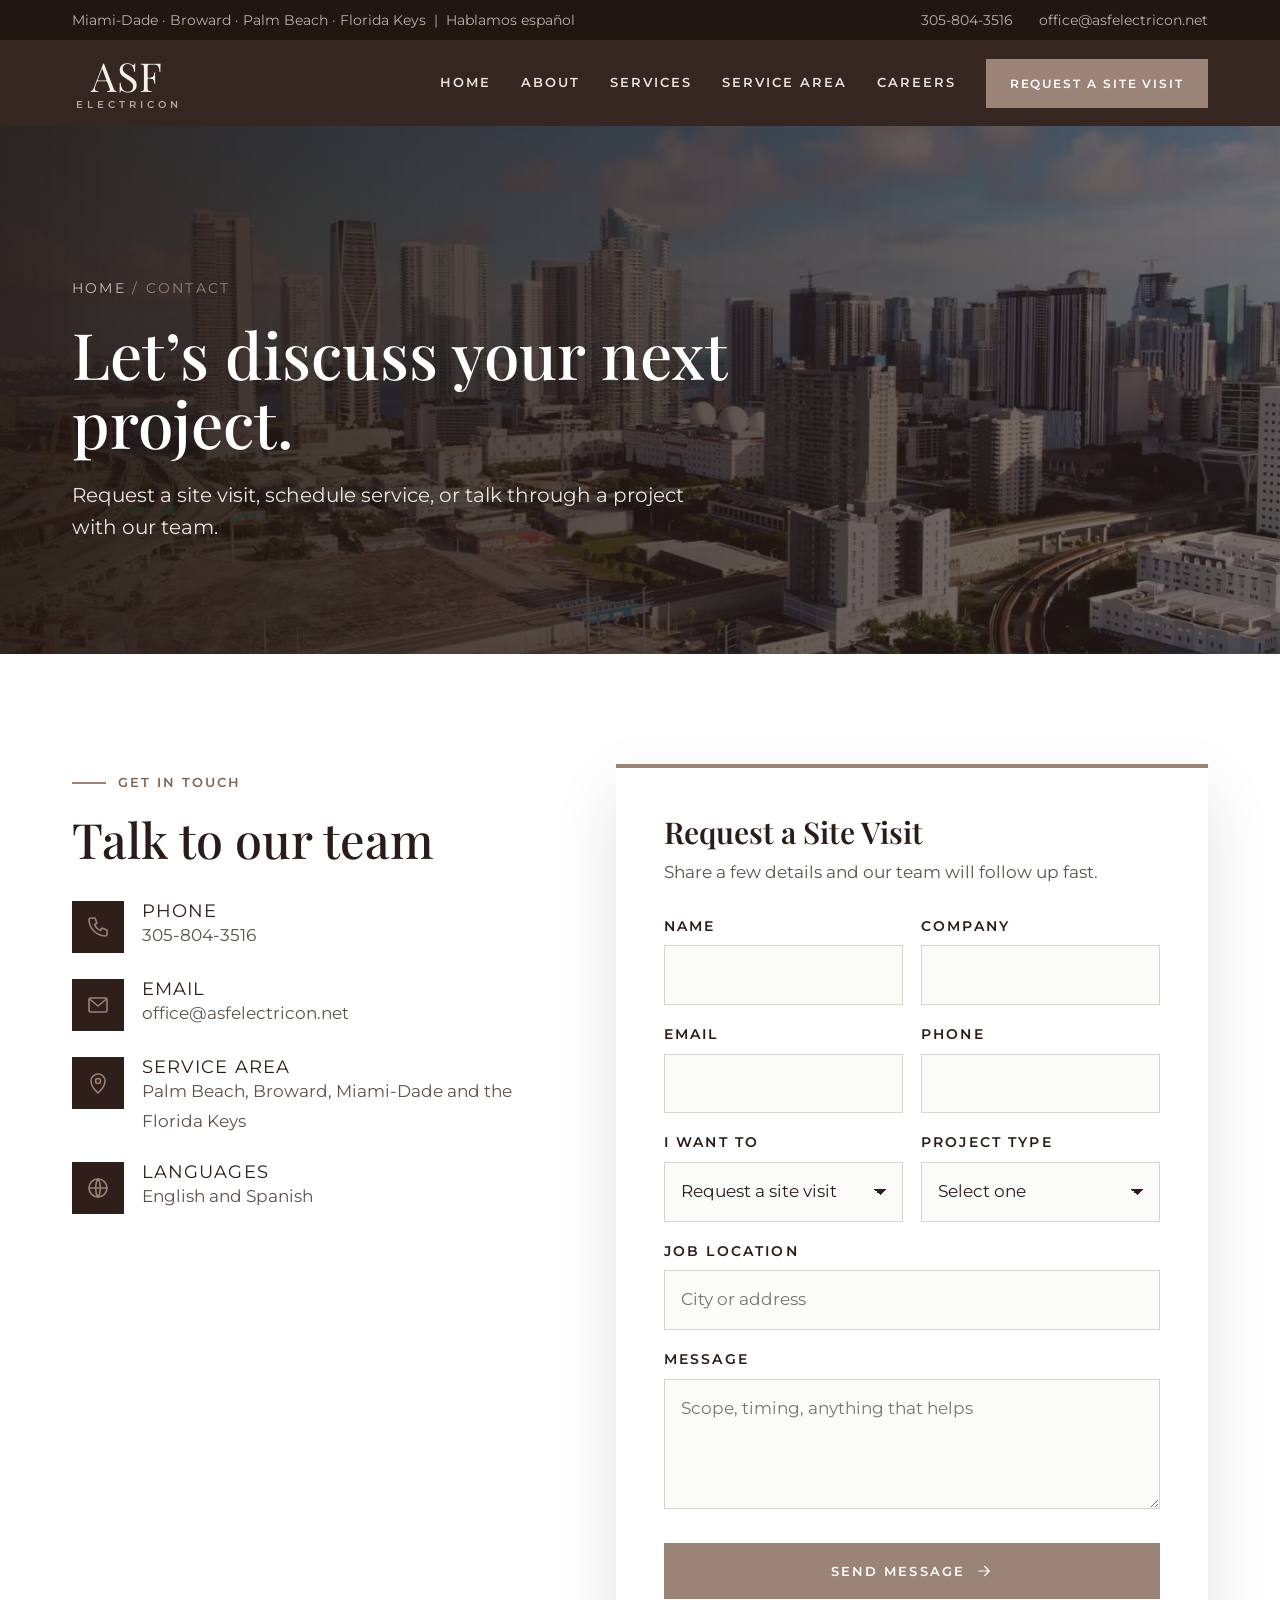
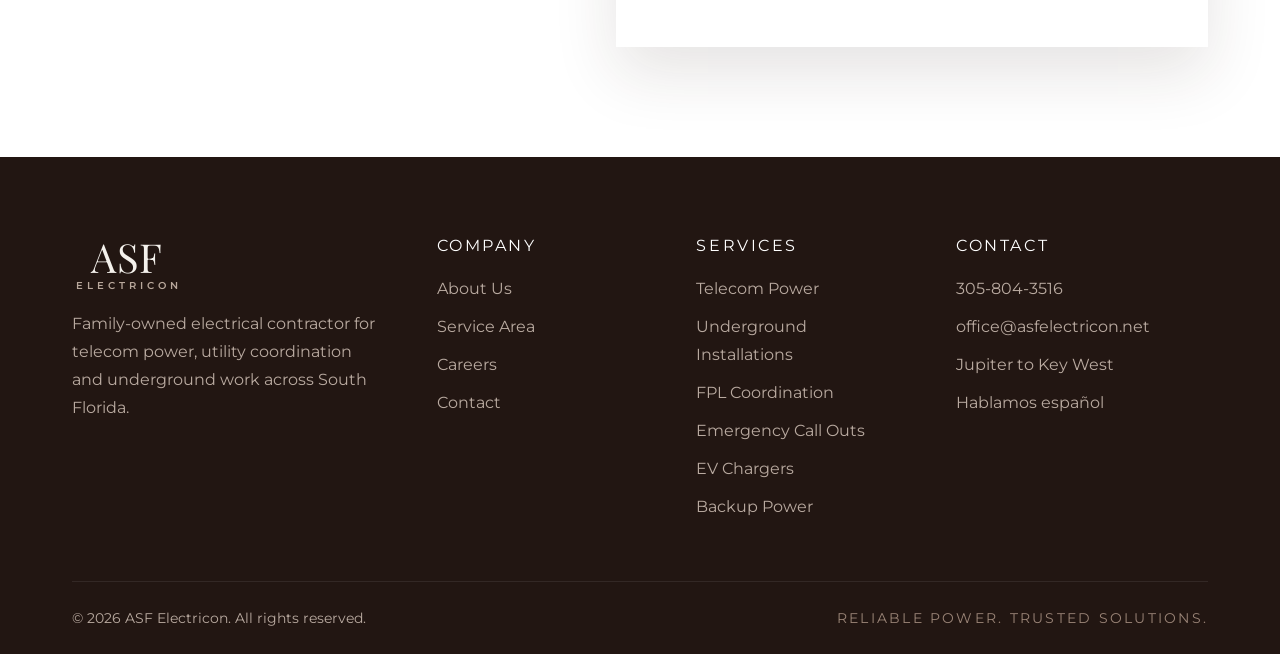
<file: contact/index.html>
<!doctype html>
<html lang="en">
<head>
<meta charset="utf-8">
<meta name="viewport" content="width=device-width,initial-scale=1">
<title>Contact | ASF Electricon</title>
<meta name="description" content="Request a site visit or schedule service with ASF Electricon. 305-804-3516.">
<meta name="robots" content="noindex,nofollow">
<meta name="theme-color" content="#2f1f1b">
<meta property="og:title" content="Contact | ASF Electricon">
<meta property="og:description" content="Request a site visit or schedule service with ASF Electricon. 305-804-3516.">
<meta property="og:image" content="../media/hero-poster.jpg">
<link rel="icon" href="../media/favicon.png">
<link rel="preconnect" href="https://fonts.googleapis.com"><link rel="preconnect" href="https://fonts.gstatic.com" crossorigin>
<link href="https://fonts.googleapis.com/css2?family=Montserrat:wght@400;500;600;700&family=Playfair+Display:ital,wght@0,400;0,500;0,600;1,400;1,500&display=swap" rel="stylesheet">
<link rel="stylesheet" href="../styles.css?v=289cb34c">
</head>
<body>
<div class="topbar"><div class="wrap">
  <div class="tb-l">Miami-Dade &middot; Broward &middot; Palm Beach &middot; Florida Keys &nbsp;|&nbsp; Hablamos espa&ntilde;ol</div>
  <div class="tb-r"><a href="tel:+13058043516">305-804-3516</a><a href="mailto:office@asfelectricon.net">office@asfelectricon.net</a></div>
</div></div>
<header class="site"><div class="wrap nav">
  <a class="brand" href="../" aria-label="ASF Electricon home"><span class="logo"><b>ASF</b><small>ELECTRICON</small></span><span class="brand-tag">Reliable Power.<br>Trusted Solutions.</span></a>
  <nav class="menu" aria-label="Main"><a href="../">Home</a><a href="../about/">About</a><a href="../services/">Services</a><a href="../service-area/">Service Area</a><a href="../careers/">Careers</a><a class="btn" href="../contact/">Request a Site Visit</a></nav>
  <button class="burger" aria-label="Menu" aria-expanded="false"><i></i><i></i><i></i></button>
</div></header>
<main>

<section class="phero"><img src="../media/skyline.jpg" alt="">
  <div class="wrap"><div class="crumb rise"><a href="../">Home</a> / Contact</div>
  <h1 class="rise d1">Let&rsquo;s discuss your next project.</h1>
  <p class="lead rise d2">Request a site visit, schedule service, or talk through a project with our team.</p></div>
</section>
<section>
  <div class="wrap cgrid">
    <div class="reveal">
      <div class="kicker">Get in Touch</div>
      <h2>Talk to our team</h2>
      <div class="cinfo">
        <div class="ci"><span class="ic"><svg class="" viewBox="0 0 24 24" fill="none" stroke="currentColor" stroke-width="1.6" stroke-linecap="round" stroke-linejoin="round" aria-hidden="true"><path d="M5 3h4l2 5-2.5 1.5a11 11 0 0 0 6 6L16 13l5 2v4a2 2 0 0 1-2 2A17 17 0 0 1 3 5a2 2 0 0 1 2-2z"/></svg></span><div><h4>Phone</h4><p><a href="tel:+13058043516">305-804-3516</a></p></div></div>
        <div class="ci"><span class="ic"><svg class="" viewBox="0 0 24 24" fill="none" stroke="currentColor" stroke-width="1.6" stroke-linecap="round" stroke-linejoin="round" aria-hidden="true"><rect x="3" y="5" width="18" height="14" rx="1.5"/><path d="m3.5 6 8.5 7 8.5-7"/></svg></span><div><h4>Email</h4><p><a href="mailto:office@asfelectricon.net">office@asfelectricon.net</a></p></div></div>
        <div class="ci"><span class="ic"><svg class="" viewBox="0 0 24 24" fill="none" stroke="currentColor" stroke-width="1.6" stroke-linecap="round" stroke-linejoin="round" aria-hidden="true"><path d="M12 22s7-6.2 7-12a7 7 0 0 0-14 0c0 5.8 7 12 7 12z"/><circle cx="12" cy="10" r="2.5"/></svg></span><div><h4>Service Area</h4><p>Palm Beach, Broward, Miami-Dade and the Florida Keys</p></div></div>
        <div class="ci"><span class="ic"><svg class="" viewBox="0 0 24 24" fill="none" stroke="currentColor" stroke-width="1.6" stroke-linecap="round" stroke-linejoin="round" aria-hidden="true"><circle cx="12" cy="12" r="9"/><path d="M3 12h18M12 3c3 3.5 3 14.5 0 18M12 3c-3 3.5-3 14.5 0 18"/></svg></span><div><h4>Languages</h4><p>English and Spanish</p></div></div>
      </div>
    </div>
    <form class="quote-form reveal d2">
      <h3>Request a Site Visit</h3>
      <p class="sub">Share a few details and our team will follow up fast.</p>
      <div class="fgrid">
        <div><label for="f1">Name</label><input id="f1" name="Name" required autocomplete="name"></div>
        <div><label for="f2">Company</label><input id="f2" name="Company" autocomplete="organization"></div>
        <div><label for="f3">Email</label><input id="f3" name="Email" type="email" required autocomplete="email"></div>
        <div><label for="f4">Phone</label><input id="f4" name="Phone" type="tel" autocomplete="tel"></div>
        <div><label for="f5">I Want To</label><select id="f5" name="Request"><option>Request a site visit</option><option>Schedule service</option><option>Discuss a project</option><option>Report an outage</option></select></div>
        <div><label for="f6">Project Type</label><select id="f6" name="Project type"><option value="">Select one</option><option>Telecom / utility</option><option>Commercial</option><option>Residential</option><option>EV charger</option><option>Backup power</option></select></div>
        <div class="full"><label for="f7">Job Location</label><input id="f7" name="Location" placeholder="City or address"></div>
        <div class="full"><label for="f8">Message</label><textarea id="f8" name="Details" placeholder="Scope, timing, anything that helps"></textarea></div>
      </div>
      <button class="btn" type="submit">Send Message <svg class="" viewBox="0 0 24 24" fill="none" stroke="currentColor" stroke-width="1.6" stroke-linecap="round" stroke-linejoin="round" aria-hidden="true"><path d="M5 12h14M13 6l6 6-6 6"/></svg></button>
    </form>
  </div>
</section>

</main>
<div class="mbar"><a href="tel:+13058043516"><svg class="" viewBox="0 0 24 24" fill="none" stroke="currentColor" stroke-width="1.6" stroke-linecap="round" stroke-linejoin="round" aria-hidden="true"><path d="M5 3h4l2 5-2.5 1.5a11 11 0 0 0 6 6L16 13l5 2v4a2 2 0 0 1-2 2A17 17 0 0 1 3 5a2 2 0 0 1 2-2z"/></svg>Call Now</a><a href="../contact/">Site Visit</a></div>
<footer class="site"><div class="wrap">
  <div class="fcols">
    <div><a class="brand" href="../"><span class="logo"><b>ASF</b><small>ELECTRICON</small></span></a>
      <p style="margin-top:18px">Family-owned electrical contractor for telecom power, utility coordination and underground work across South Florida.</p></div>
    <div><h4>Company</h4><ul><li><a href="../about/">About Us</a></li><li><a href="../service-area/">Service Area</a></li><li><a href="../careers/">Careers</a></li><li><a href="../contact/">Contact</a></li></ul></div>
    <div class="fsvc"><h4>Services</h4><ul><li><a href="../services/#telecom">Telecom Power</a></li><li><a href="../services/#underground">Underground Installations</a></li><li><a href="../services/#fpl">FPL Coordination</a></li><li><a href="../services/#emergency">Emergency Call Outs</a></li><li><a href="../services/#ev">EV Chargers</a></li><li><a href="../services/#backup">Backup Power</a></li></ul></div>
    <div><h4>Contact</h4><ul><li><a href="tel:+13058043516">305-804-3516</a></li><li><a href="mailto:office@asfelectricon.net">office@asfelectricon.net</a></li><li>Jupiter to Key West</li><li>Hablamos espa&ntilde;ol</li></ul></div>
  </div>
  <div class="fbot"><span>&copy; <span id="yr">2026</span> ASF Electricon. All rights reserved.</span><span class="tag">Reliable Power. Trusted Solutions.</span></div>
</div></footer>
<script src="../site.js?v=3dac5d30"></script>
</body>
</html>
</file>
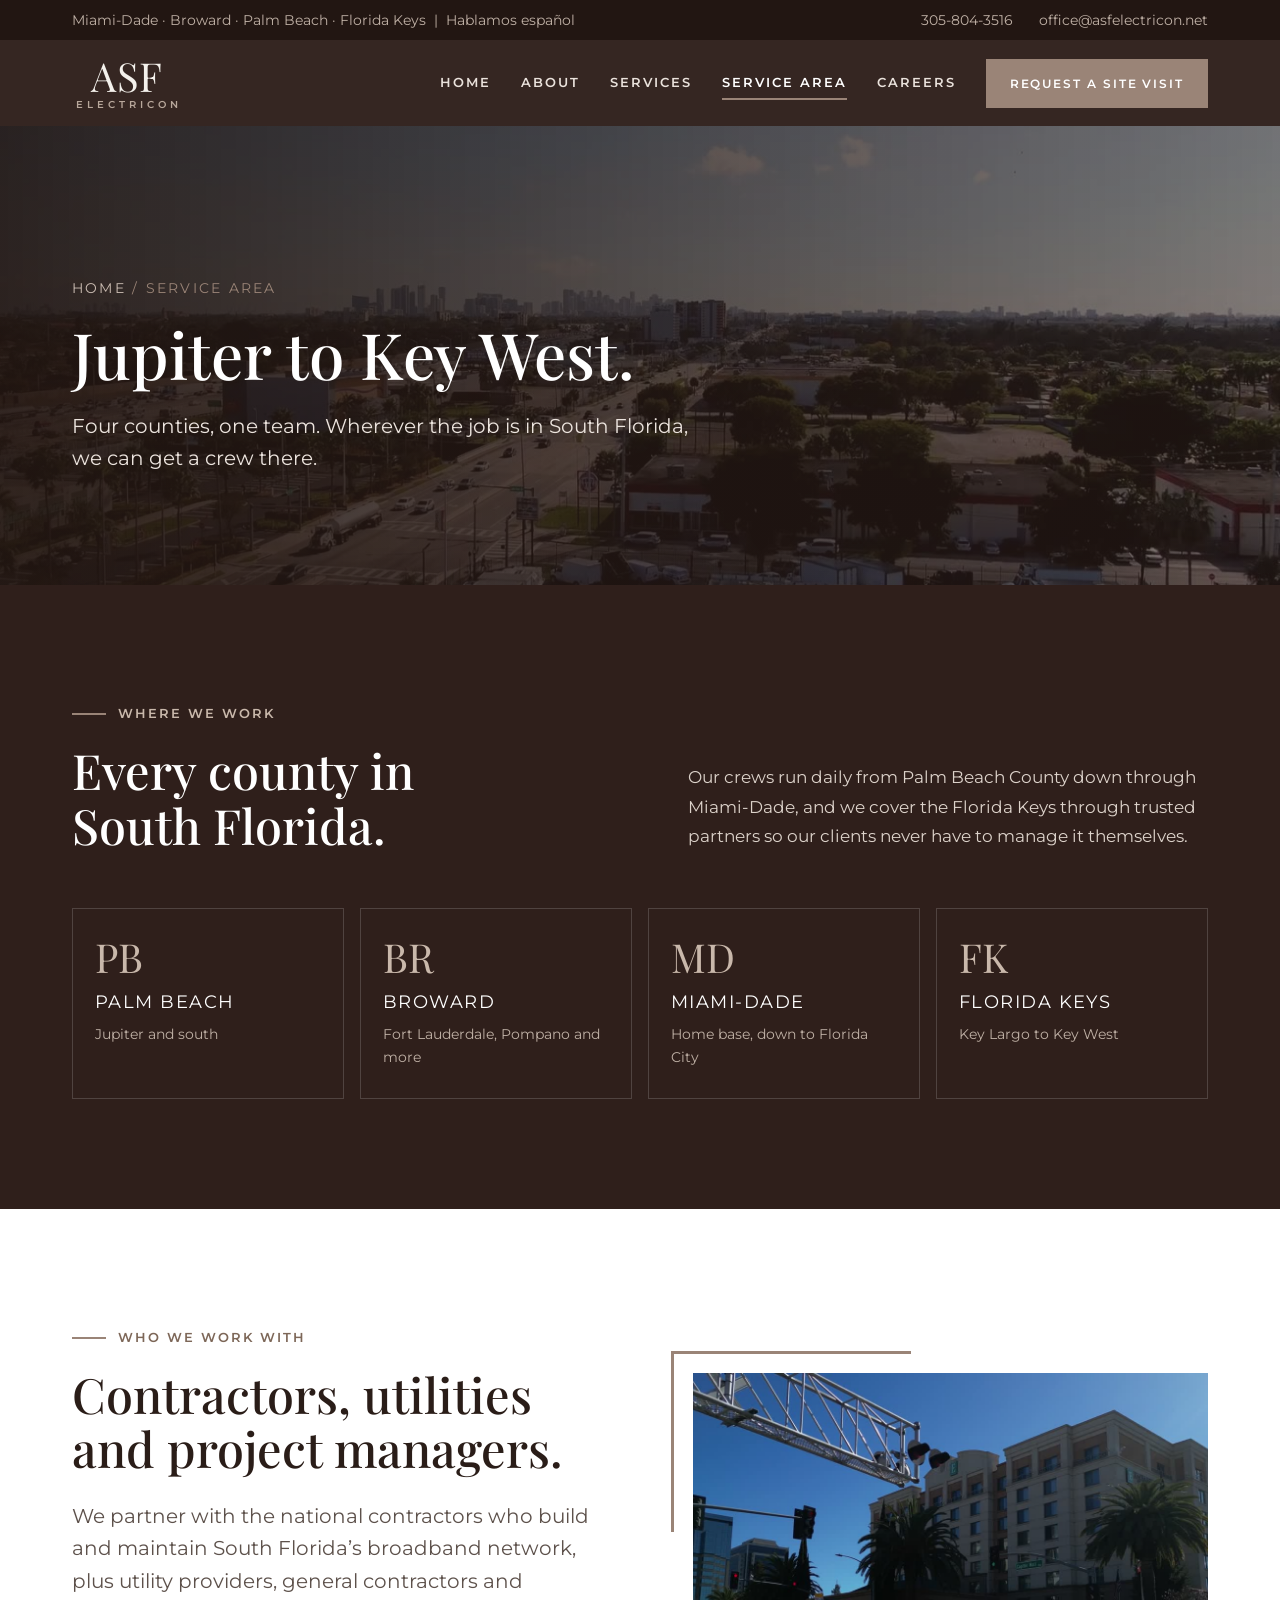
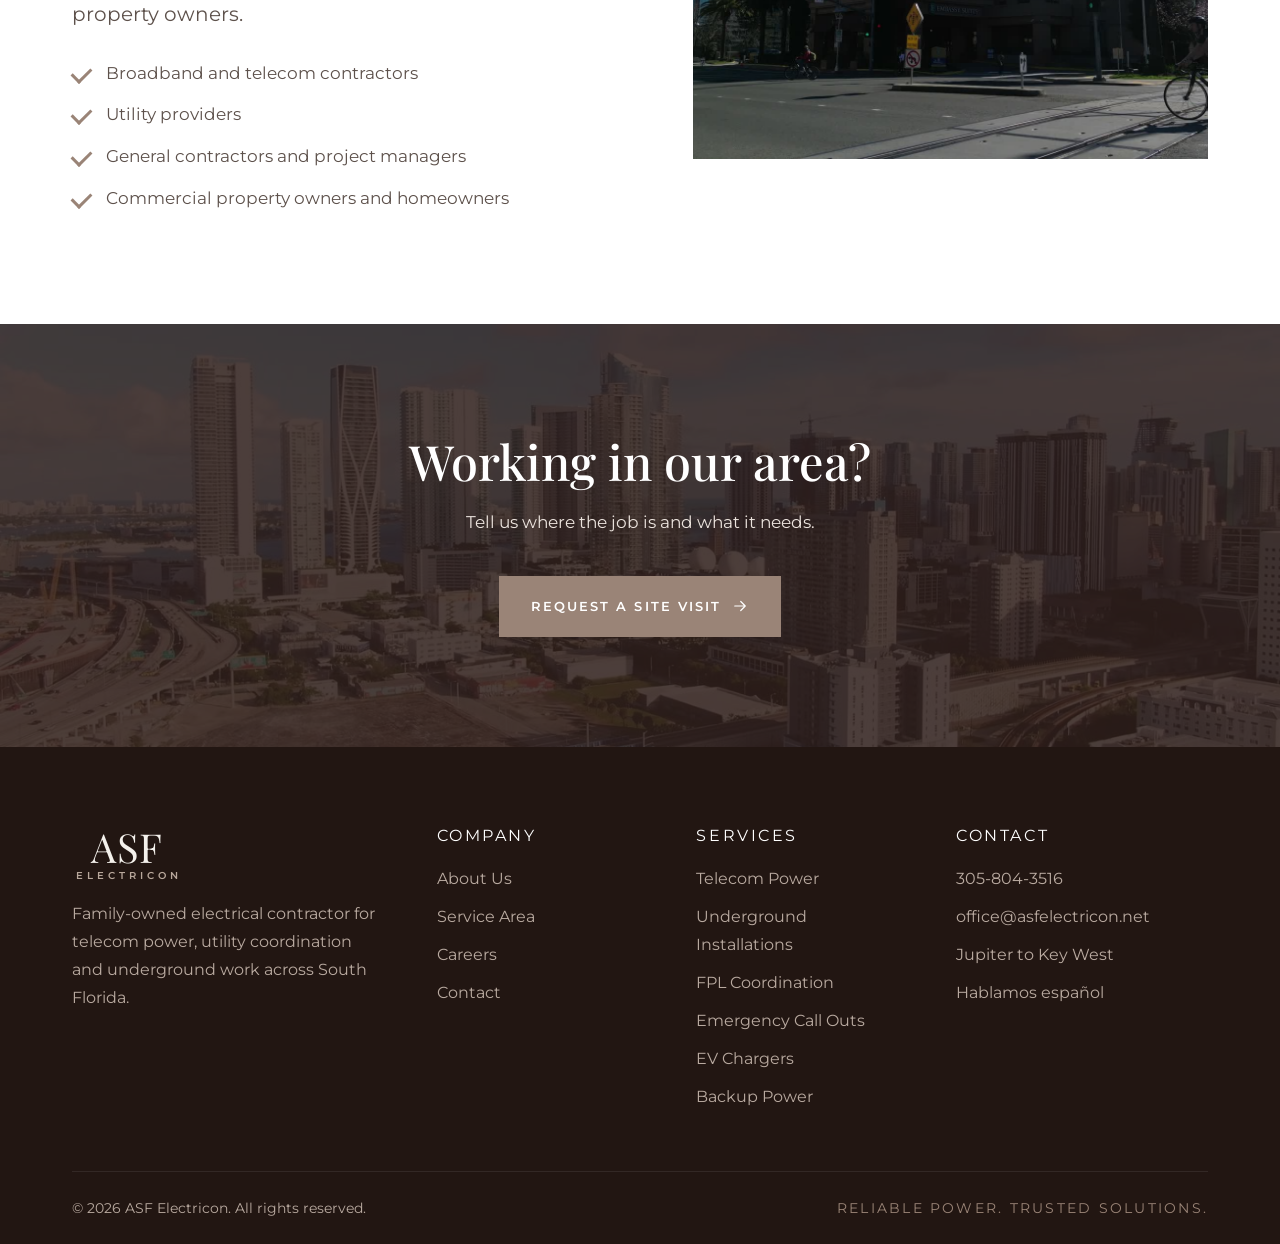
<file: service-area/index.html>
<!doctype html>
<html lang="en">
<head>
<meta charset="utf-8">
<meta name="viewport" content="width=device-width,initial-scale=1">
<title>Service Area | ASF Electricon</title>
<meta name="description" content="ASF Electricon serves Palm Beach, Broward, Miami-Dade and the Florida Keys.">
<meta name="robots" content="noindex,nofollow">
<meta name="theme-color" content="#2f1f1b">
<meta property="og:title" content="Service Area | ASF Electricon">
<meta property="og:description" content="ASF Electricon serves Palm Beach, Broward, Miami-Dade and the Florida Keys.">
<meta property="og:image" content="../media/hero-poster.jpg">
<link rel="icon" href="../media/favicon.png">
<link rel="preconnect" href="https://fonts.googleapis.com"><link rel="preconnect" href="https://fonts.gstatic.com" crossorigin>
<link href="https://fonts.googleapis.com/css2?family=Montserrat:wght@400;500;600;700&family=Playfair+Display:ital,wght@0,400;0,500;0,600;1,400;1,500&display=swap" rel="stylesheet">
<link rel="stylesheet" href="../styles.css?v=289cb34c">
</head>
<body>
<div class="topbar"><div class="wrap">
  <div class="tb-l">Miami-Dade &middot; Broward &middot; Palm Beach &middot; Florida Keys &nbsp;|&nbsp; Hablamos espa&ntilde;ol</div>
  <div class="tb-r"><a href="tel:+13058043516">305-804-3516</a><a href="mailto:office@asfelectricon.net">office@asfelectricon.net</a></div>
</div></div>
<header class="site"><div class="wrap nav">
  <a class="brand" href="../" aria-label="ASF Electricon home"><span class="logo"><b>ASF</b><small>ELECTRICON</small></span><span class="brand-tag">Reliable Power.<br>Trusted Solutions.</span></a>
  <nav class="menu" aria-label="Main"><a href="../">Home</a><a href="../about/">About</a><a href="../services/">Services</a><a href="../service-area/" class=on>Service Area</a><a href="../careers/">Careers</a><a class="btn" href="../contact/">Request a Site Visit</a></nav>
  <button class="burger" aria-label="Menu" aria-expanded="false"><i></i><i></i><i></i></button>
</div></header>
<main>

<section class="phero"><img src="../media/boulevard.jpg" alt="">
  <div class="wrap"><div class="crumb rise"><a href="../">Home</a> / Service Area</div>
  <h1 class="rise d1">Jupiter to Key West.</h1>
  <p class="lead rise d2">Four counties, one team. Wherever the job is in South Florida, we can get a crew there.</p></div>
</section>
<section class="dark">
  <div class="wrap">
    <div class="shead"><div class="reveal"><div class="kicker">Where We Work</div><h2>Every county in<br>South Florida.</h2></div>
      <p class="reveal d1">Our crews run daily from Palm Beach County down through Miami-Dade, and we cover the Florida Keys through trusted partners so our clients never have to manage it themselves.</p></div>
    <div class="area"><div class="st reveal d1"><b>PB</b><span>Palm Beach</span><small>Jupiter and south</small></div><div class="st reveal d2"><b>BR</b><span>Broward</span><small>Fort Lauderdale, Pompano and more</small></div><div class="st reveal d3"><b>MD</b><span>Miami-Dade</span><small>Home base, down to Florida City</small></div><div class="st reveal d4"><b>FK</b><span>Florida Keys</span><small>Key Largo to Key West</small></div></div>
  </div>
</section>
<section>
  <div class="wrap split">
    <div class="reveal">
      <div class="kicker">Who We Work With</div>
      <h2>Contractors, utilities and project managers.</h2>
      <p class="lead" style="margin-top:24px">We partner with the national contractors who build and maintain South Florida&rsquo;s broadband network, plus utility providers, general contractors and property owners.</p>
      <ul class="ticks"><li>Broadband and telecom contractors</li><li>Utility providers</li><li>General contractors and project managers</li><li>Commercial property owners and homeowners</li></ul>
    </div>
    <div class="frame reveal d2"><img src="../media/street.jpg" alt="South Florida city street" loading="lazy"></div>
  </div>
</section>
<section class="band">
  <img src="../media/skyline.jpg" alt="" loading="lazy">
  <div class="wrap">
    <h2 class="reveal">Working in our area?</h2>
    <p class="reveal d1">Tell us where the job is and what it needs.</p>
    <div class="ctas reveal d2"><a class="btn" href="../contact/">Request a Site Visit <svg class="" viewBox="0 0 24 24" fill="none" stroke="currentColor" stroke-width="1.6" stroke-linecap="round" stroke-linejoin="round" aria-hidden="true"><path d="M5 12h14M13 6l6 6-6 6"/></svg></a></div>
  </div>
</section>

</main>
<div class="mbar"><a href="tel:+13058043516"><svg class="" viewBox="0 0 24 24" fill="none" stroke="currentColor" stroke-width="1.6" stroke-linecap="round" stroke-linejoin="round" aria-hidden="true"><path d="M5 3h4l2 5-2.5 1.5a11 11 0 0 0 6 6L16 13l5 2v4a2 2 0 0 1-2 2A17 17 0 0 1 3 5a2 2 0 0 1 2-2z"/></svg>Call Now</a><a href="../contact/">Site Visit</a></div>
<footer class="site"><div class="wrap">
  <div class="fcols">
    <div><a class="brand" href="../"><span class="logo"><b>ASF</b><small>ELECTRICON</small></span></a>
      <p style="margin-top:18px">Family-owned electrical contractor for telecom power, utility coordination and underground work across South Florida.</p></div>
    <div><h4>Company</h4><ul><li><a href="../about/">About Us</a></li><li><a href="../service-area/">Service Area</a></li><li><a href="../careers/">Careers</a></li><li><a href="../contact/">Contact</a></li></ul></div>
    <div class="fsvc"><h4>Services</h4><ul><li><a href="../services/#telecom">Telecom Power</a></li><li><a href="../services/#underground">Underground Installations</a></li><li><a href="../services/#fpl">FPL Coordination</a></li><li><a href="../services/#emergency">Emergency Call Outs</a></li><li><a href="../services/#ev">EV Chargers</a></li><li><a href="../services/#backup">Backup Power</a></li></ul></div>
    <div><h4>Contact</h4><ul><li><a href="tel:+13058043516">305-804-3516</a></li><li><a href="mailto:office@asfelectricon.net">office@asfelectricon.net</a></li><li>Jupiter to Key West</li><li>Hablamos espa&ntilde;ol</li></ul></div>
  </div>
  <div class="fbot"><span>&copy; <span id="yr">2026</span> ASF Electricon. All rights reserved.</span><span class="tag">Reliable Power. Trusted Solutions.</span></div>
</div></footer>
<script src="../site.js?v=3dac5d30"></script>
</body>
</html>
</file>
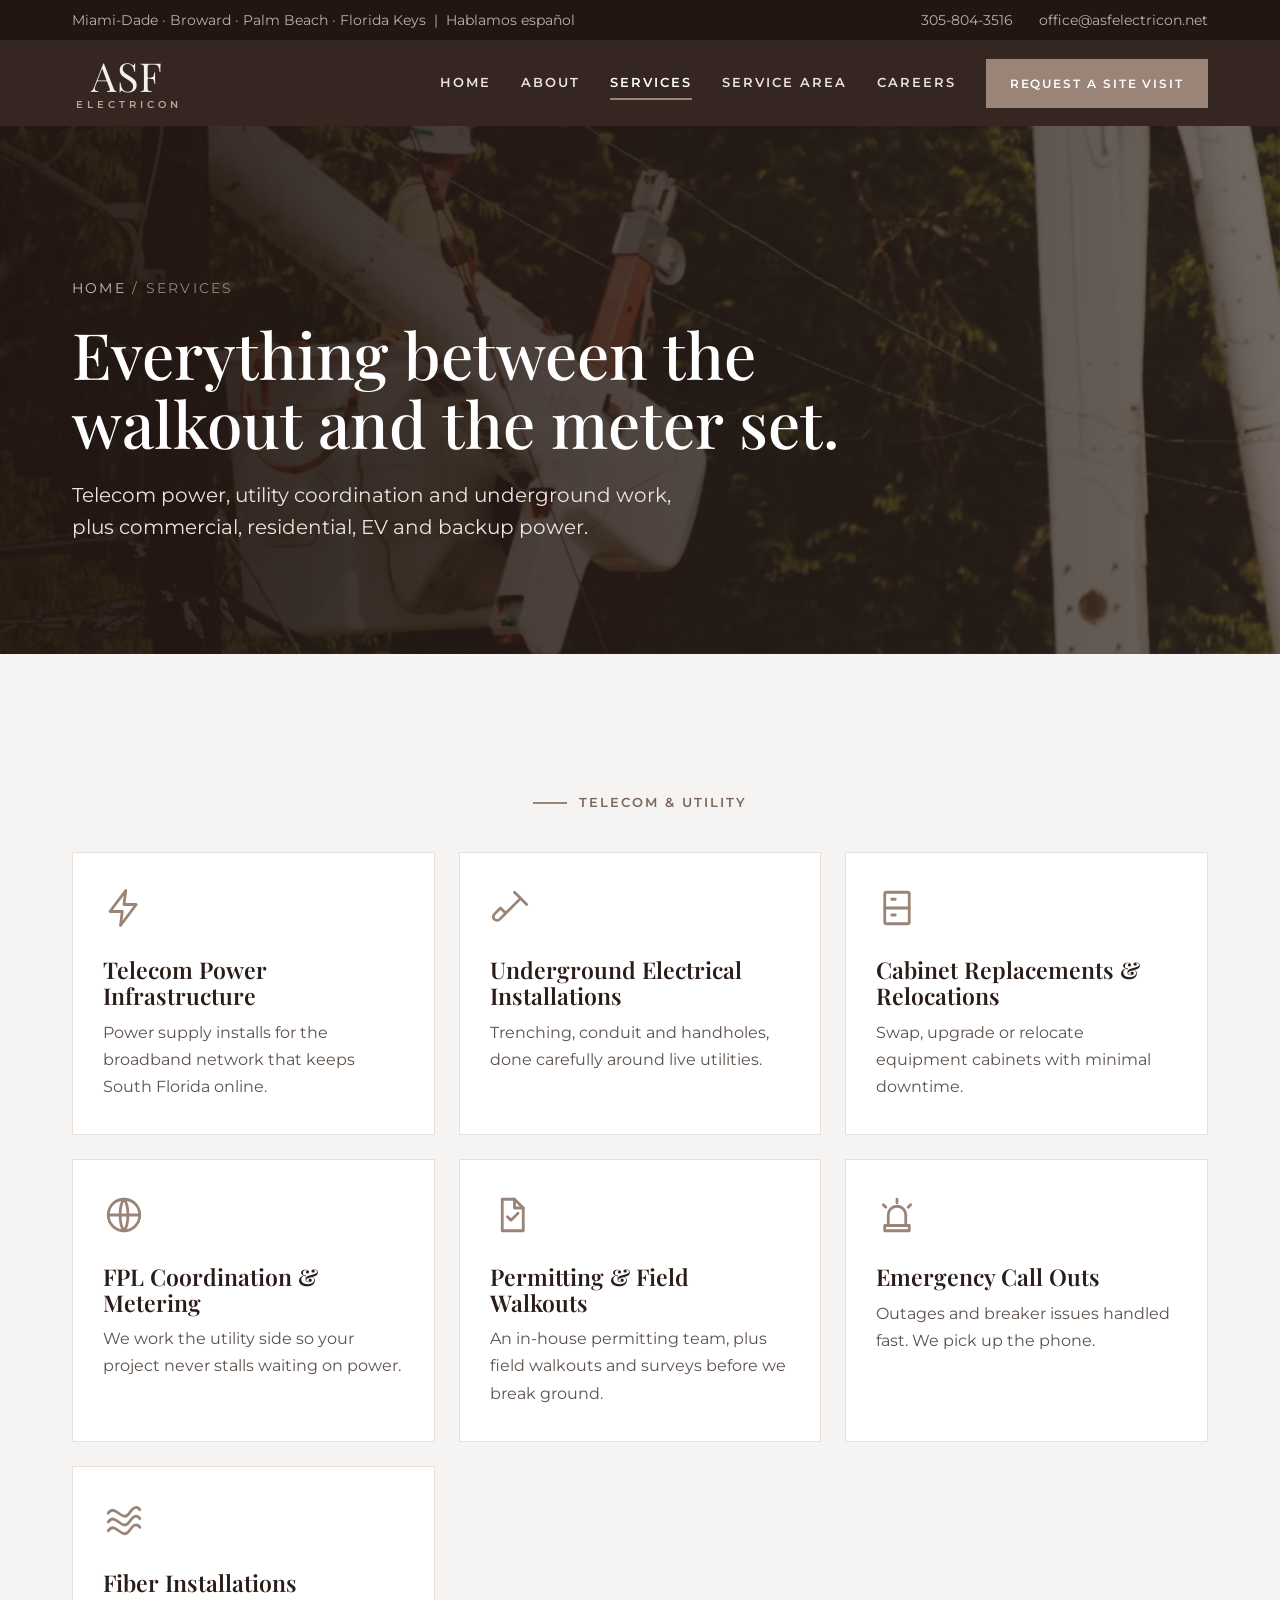
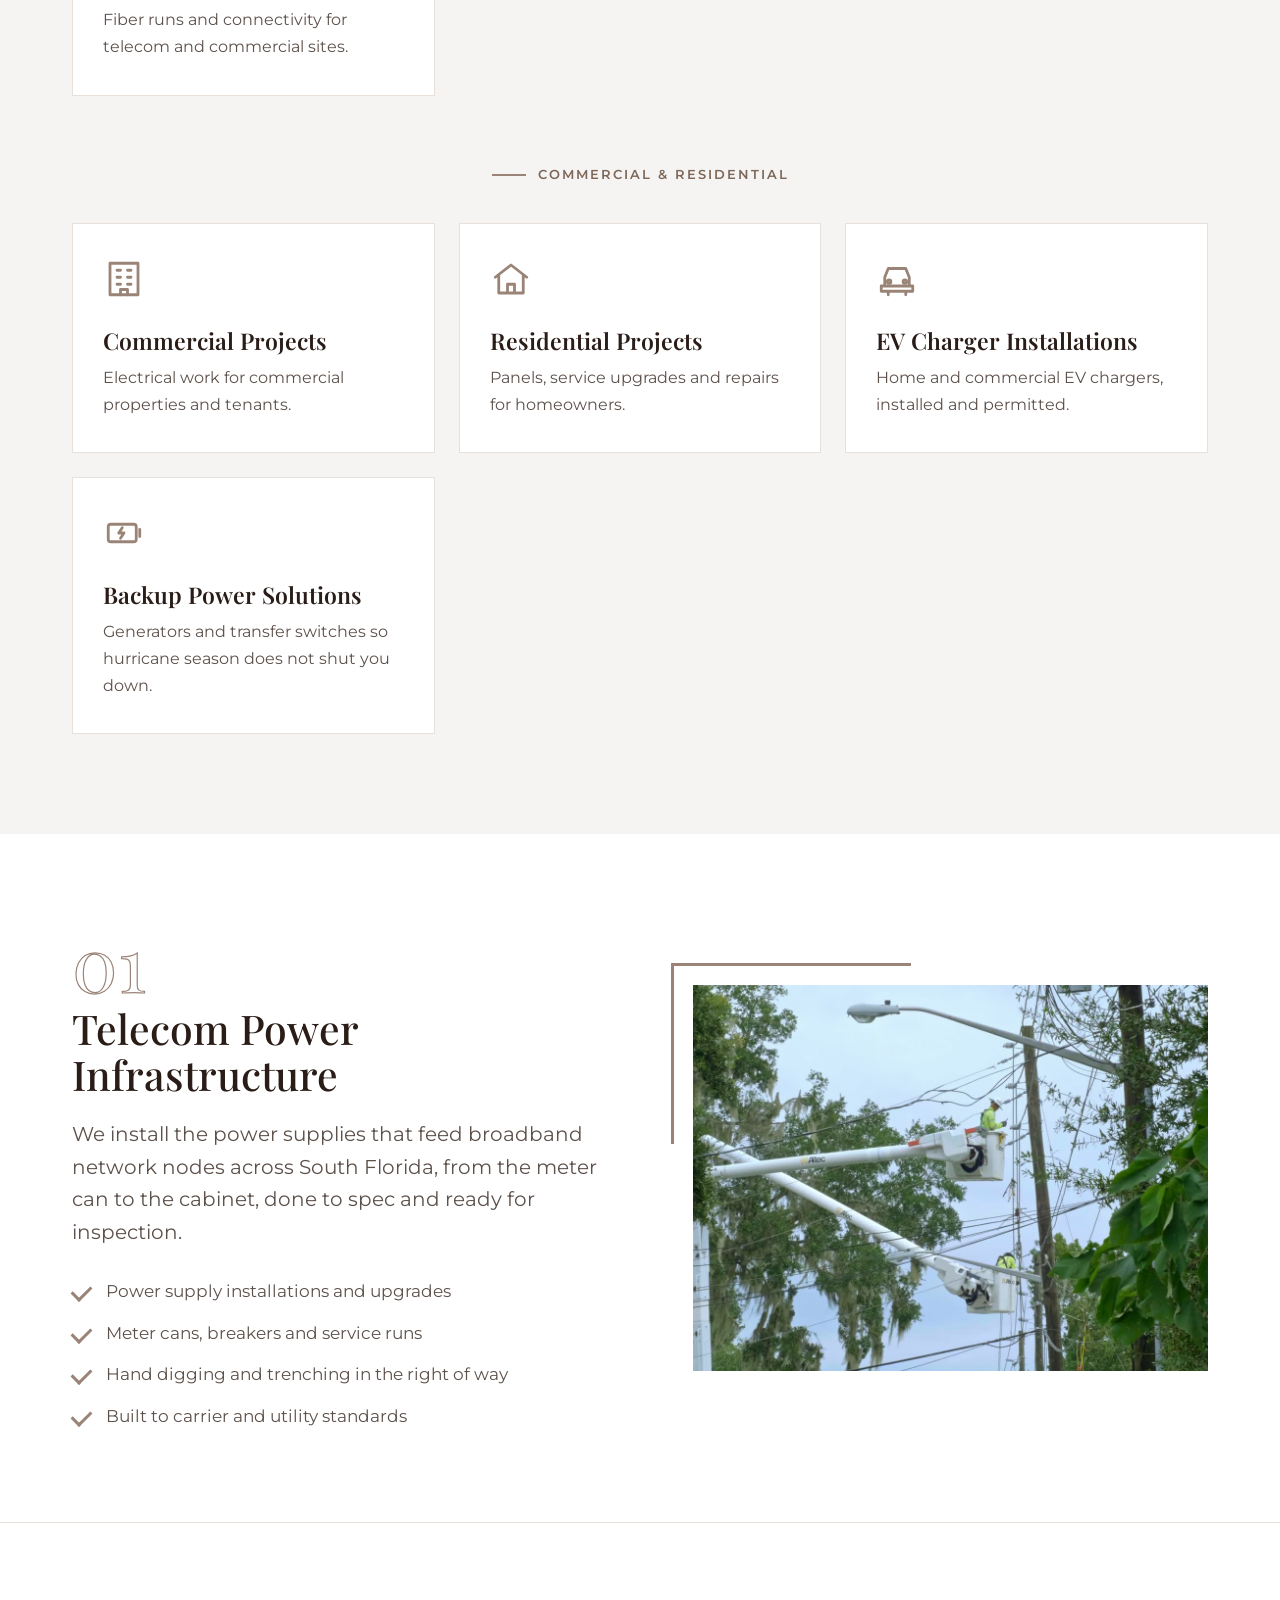
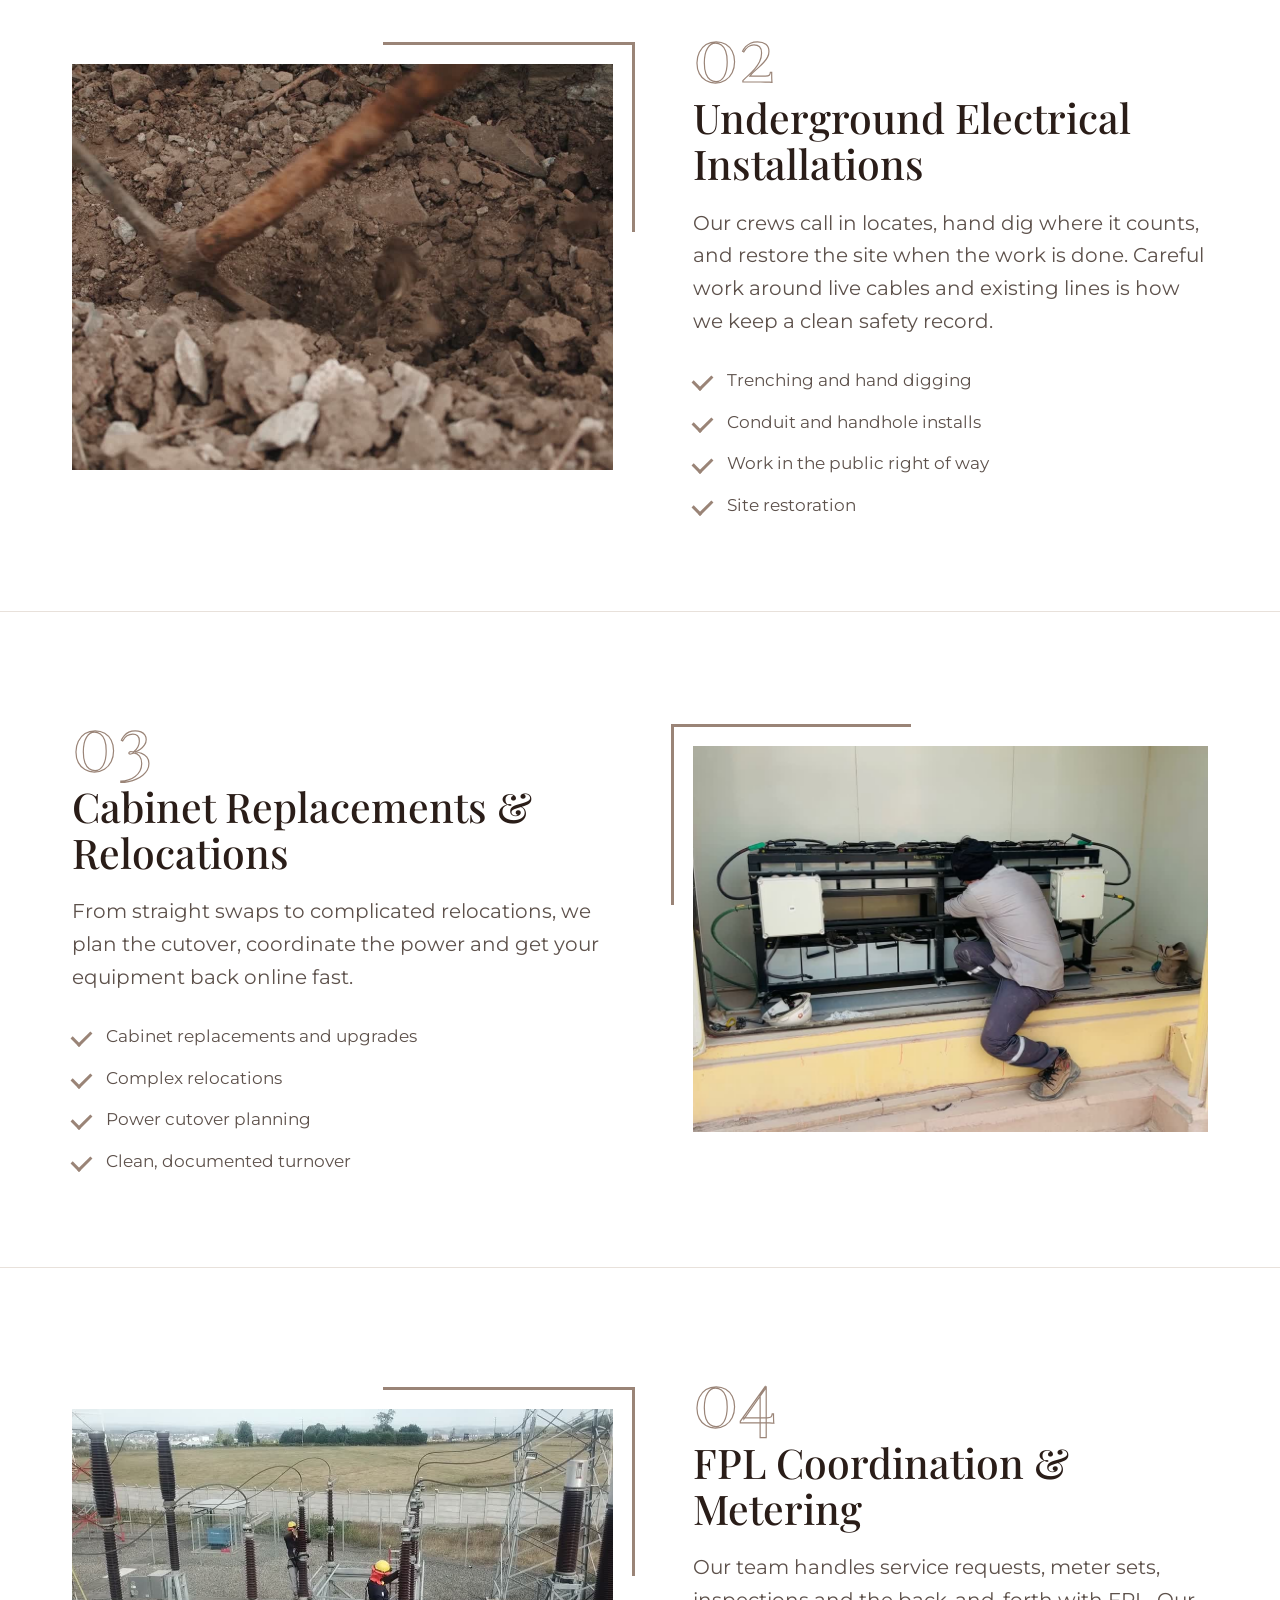
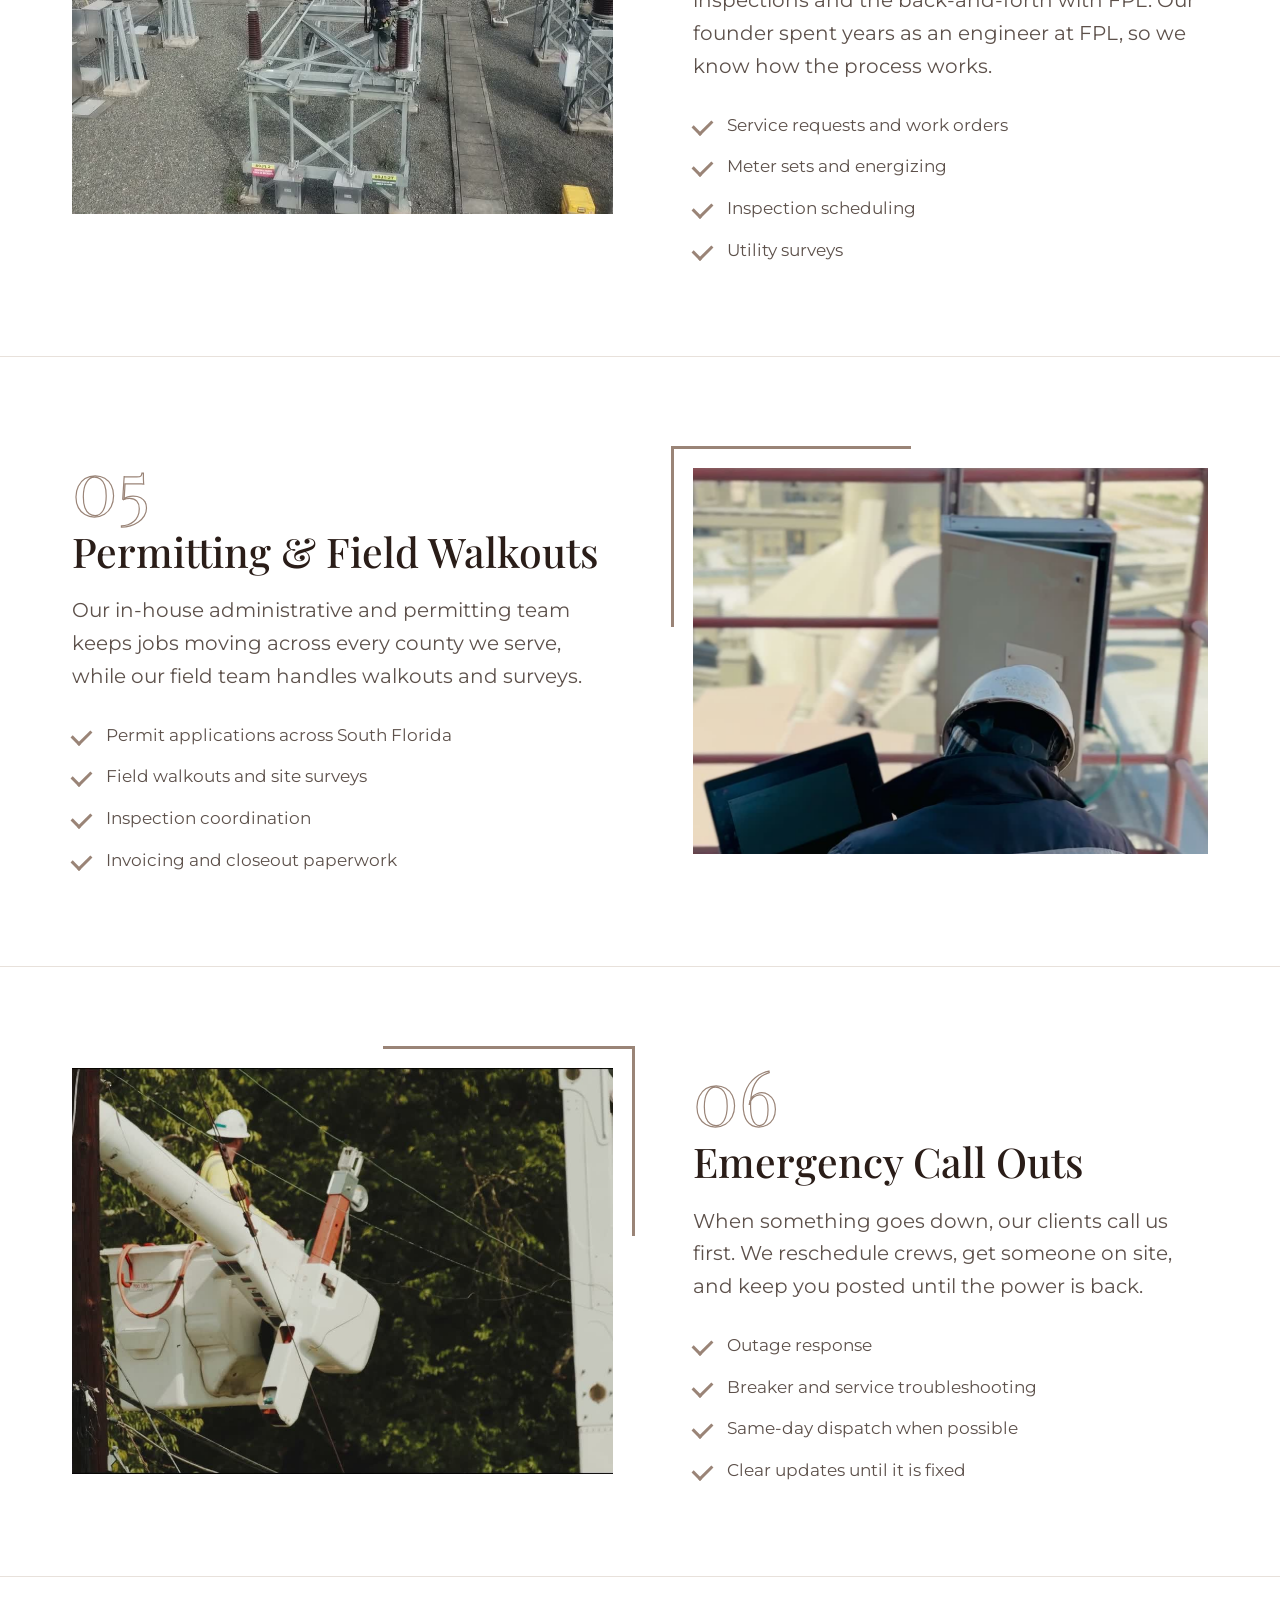
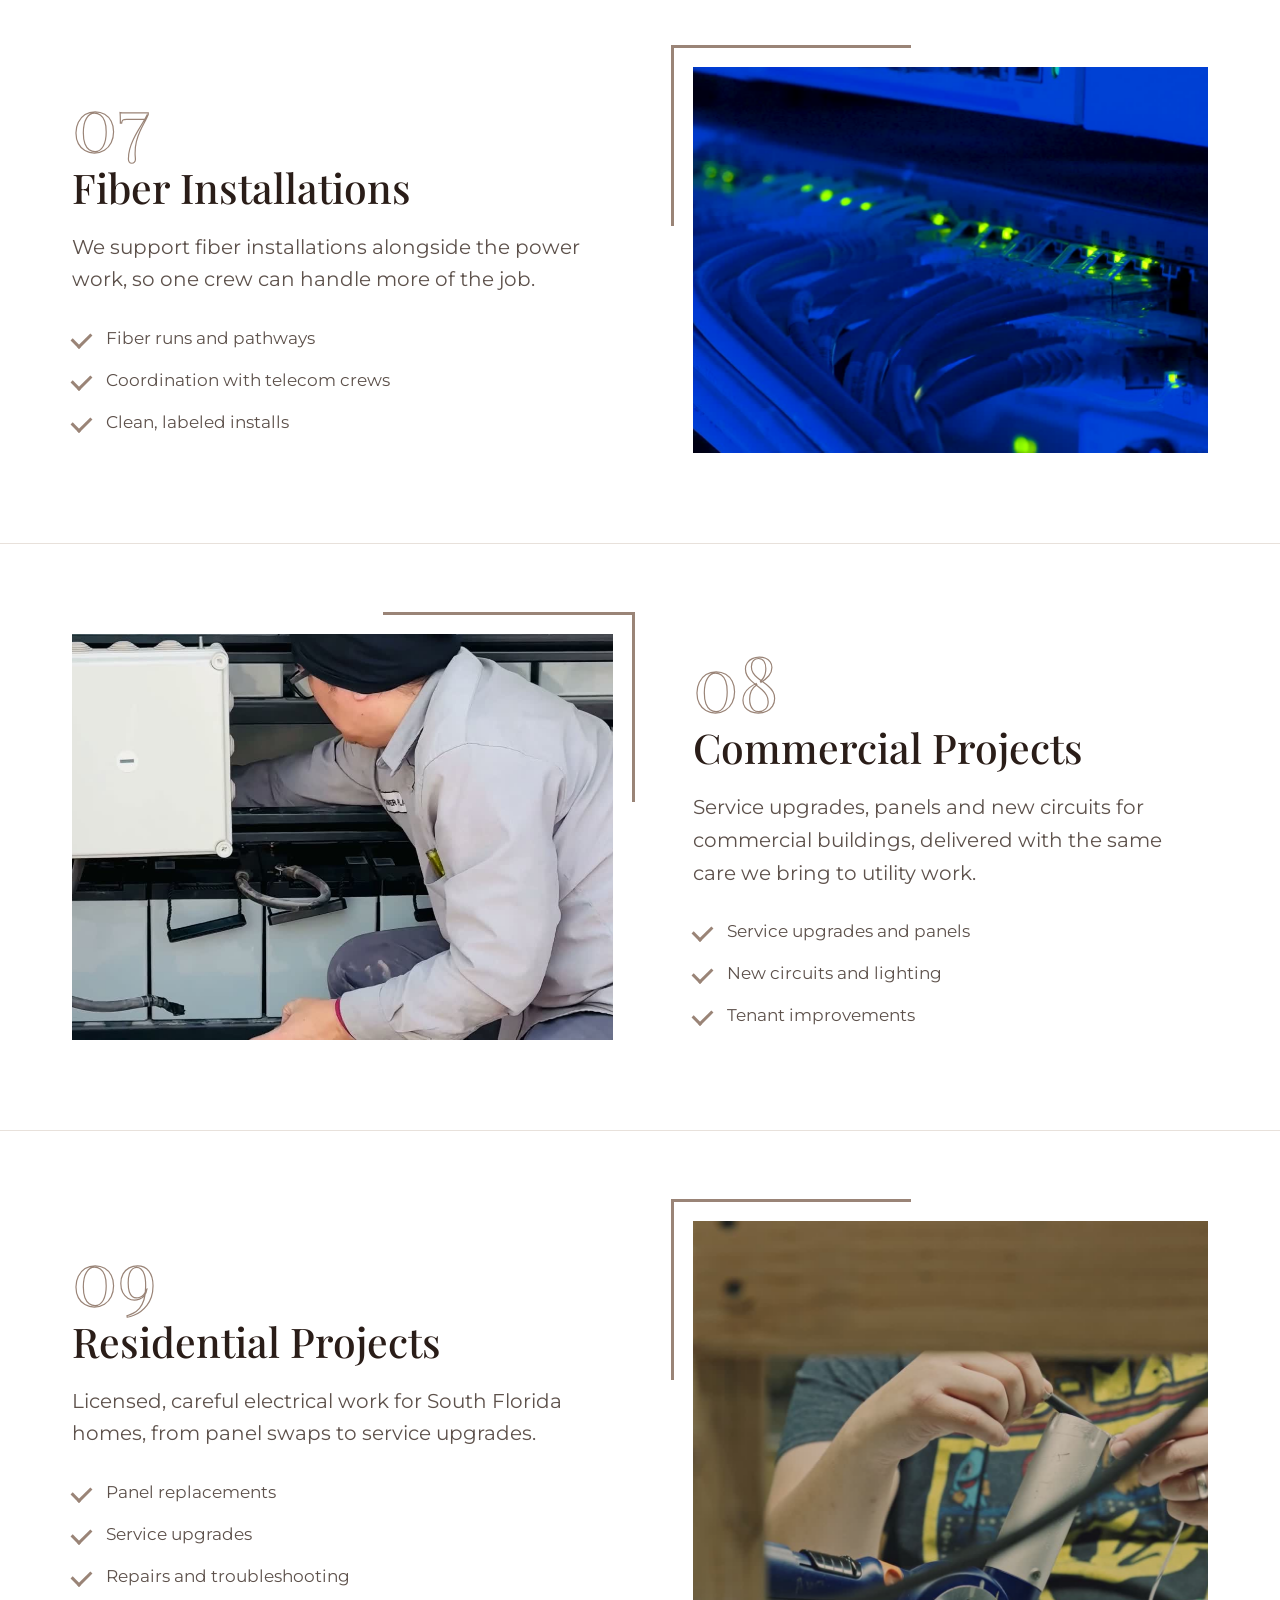
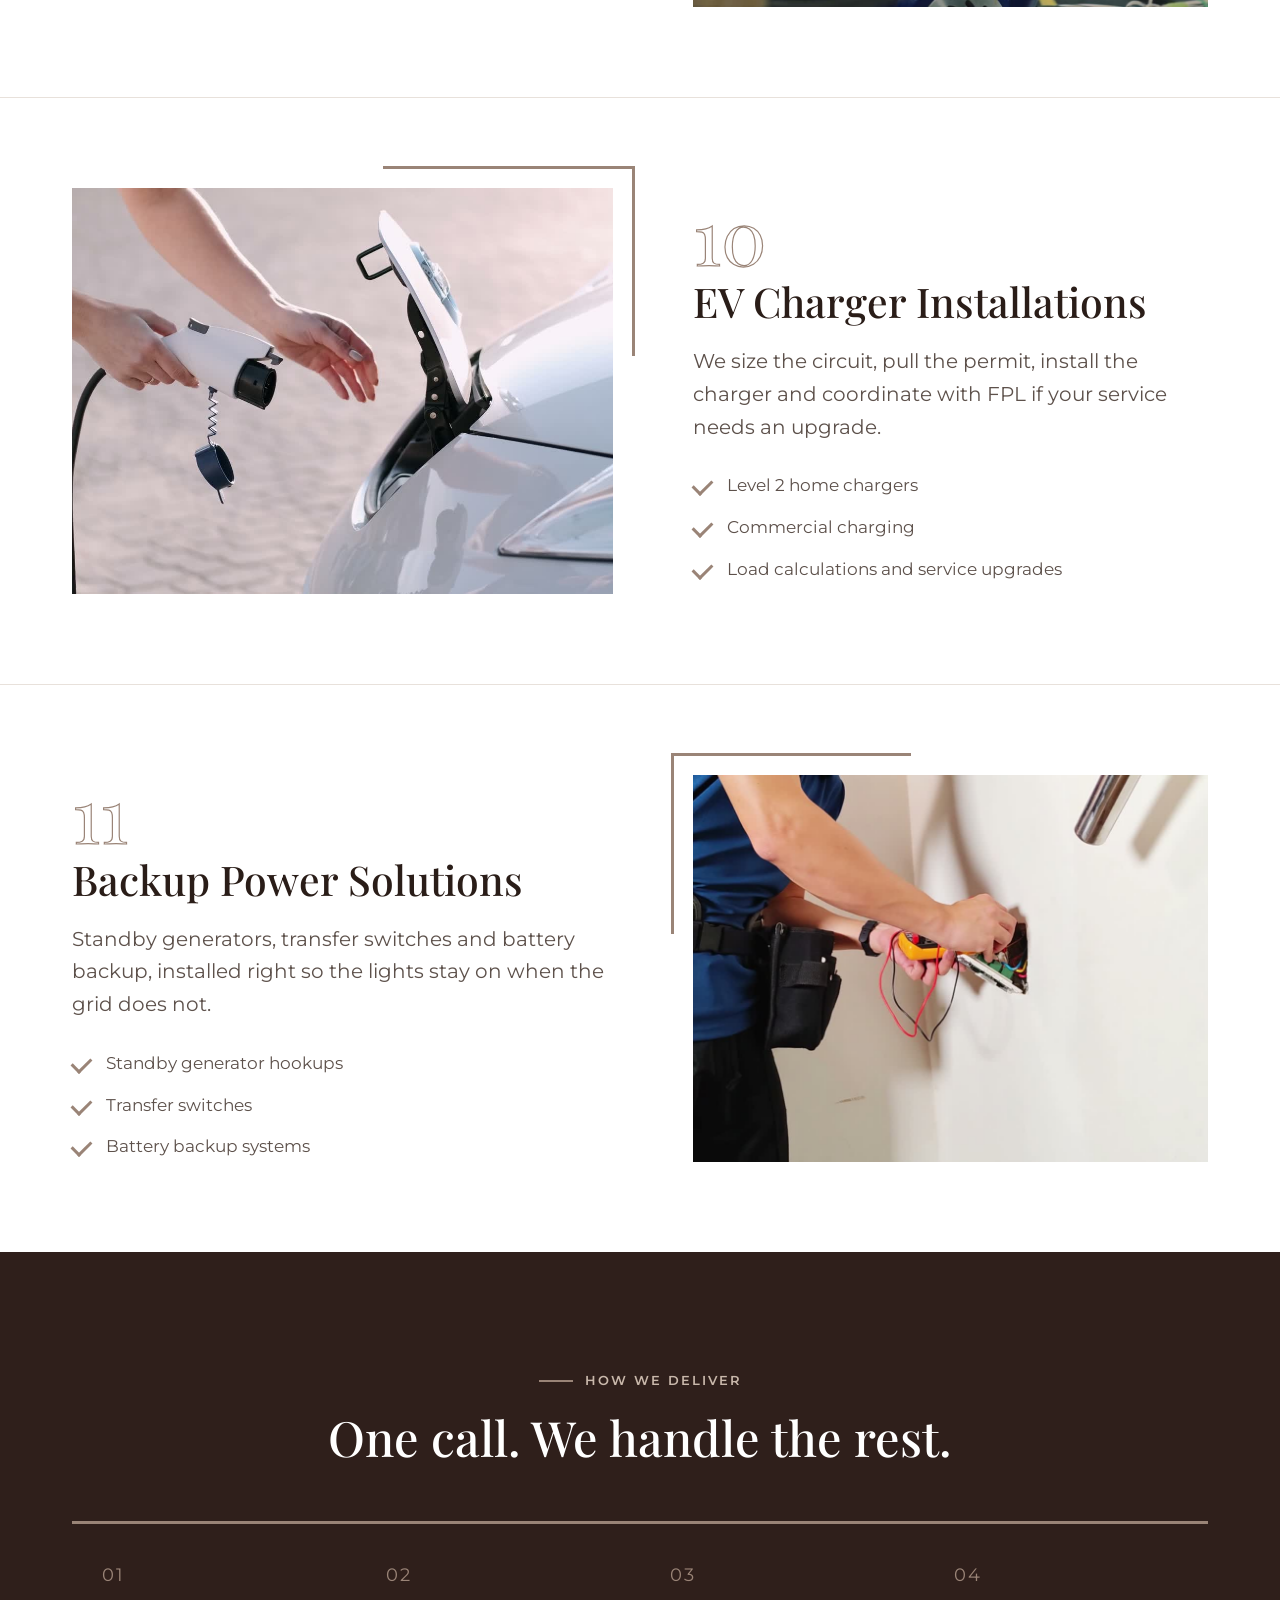
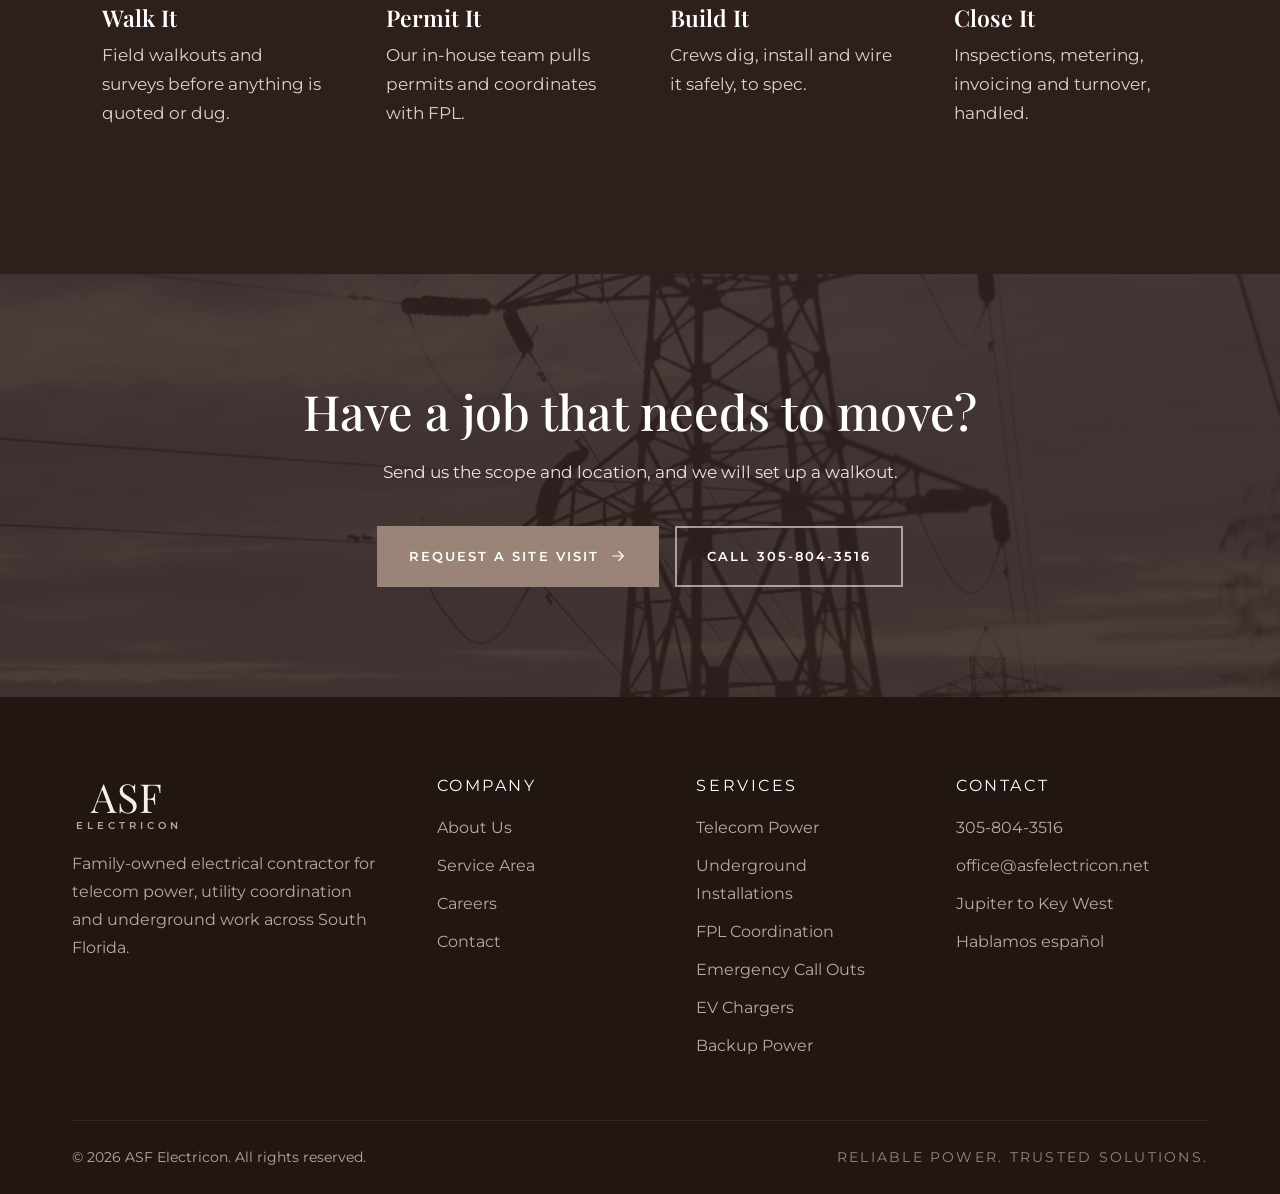
<file: services/index.html>
<!doctype html>
<html lang="en">
<head>
<meta charset="utf-8">
<meta name="viewport" content="width=device-width,initial-scale=1">
<title>Services | ASF Electricon</title>
<meta name="description" content="Telecom power infrastructure, underground installations, cabinet replacements, FPL coordination, permitting, emergency call outs, EV chargers and backup power.">
<meta name="robots" content="noindex,nofollow">
<meta name="theme-color" content="#2f1f1b">
<meta property="og:title" content="Services | ASF Electricon">
<meta property="og:description" content="Telecom power infrastructure, underground installations, cabinet replacements, FPL coordination, permitting, emergency call outs, EV chargers and backup power.">
<meta property="og:image" content="../media/hero-poster.jpg">
<link rel="icon" href="../media/favicon.png">
<link rel="preconnect" href="https://fonts.googleapis.com"><link rel="preconnect" href="https://fonts.gstatic.com" crossorigin>
<link href="https://fonts.googleapis.com/css2?family=Montserrat:wght@400;500;600;700&family=Playfair+Display:ital,wght@0,400;0,500;0,600;1,400;1,500&display=swap" rel="stylesheet">
<link rel="stylesheet" href="../styles.css?v=289cb34c">
</head>
<body>
<div class="topbar"><div class="wrap">
  <div class="tb-l">Miami-Dade &middot; Broward &middot; Palm Beach &middot; Florida Keys &nbsp;|&nbsp; Hablamos espa&ntilde;ol</div>
  <div class="tb-r"><a href="tel:+13058043516">305-804-3516</a><a href="mailto:office@asfelectricon.net">office@asfelectricon.net</a></div>
</div></div>
<header class="site"><div class="wrap nav">
  <a class="brand" href="../" aria-label="ASF Electricon home"><span class="logo"><b>ASF</b><small>ELECTRICON</small></span><span class="brand-tag">Reliable Power.<br>Trusted Solutions.</span></a>
  <nav class="menu" aria-label="Main"><a href="../">Home</a><a href="../about/">About</a><a href="../services/" class=on>Services</a><a href="../service-area/">Service Area</a><a href="../careers/">Careers</a><a class="btn" href="../contact/">Request a Site Visit</a></nav>
  <button class="burger" aria-label="Menu" aria-expanded="false"><i></i><i></i><i></i></button>
</div></header>
<main>

<section class="phero"><img src="../media/bucket.jpg" alt="">
  <div class="wrap"><div class="crumb rise"><a href="../">Home</a> / Services</div>
  <h1 class="rise d1">Everything between the walkout and the meter set.</h1>
  <p class="lead rise d2">Telecom power, utility coordination and underground work, plus commercial, residential, EV and backup power.</p></div>
</section>
<section class="paper" style="padding-bottom:40px"><div class="wrap"><div class="center" style="margin-top:20px"><div class="kicker reveal">Telecom &amp; Utility</div></div><div class="svc-grid" style="margin-top:20px;margin-bottom:60px"><a class="sv reveal d1" href="#telecom"><svg class="ic" viewBox="0 0 24 24" fill="none" stroke="currentColor" stroke-width="1.6" stroke-linecap="round" stroke-linejoin="round" aria-hidden="true"><path d="M13 2 4 14h7l-1 8 9-12h-7l1-8z"/></svg><h3>Telecom Power Infrastructure</h3><p>Power supply installs for the broadband network that keeps South Florida online.</p></a><a class="sv reveal d2" href="#underground"><svg class="ic" viewBox="0 0 24 24" fill="none" stroke="currentColor" stroke-width="1.6" stroke-linecap="round" stroke-linejoin="round" aria-hidden="true"><path d="M14 3l7 7M17.5 6.5 9 15M9 15l-3.5 3.5a2.1 2.1 0 0 1-3-3L6 12l3 3z"/></svg><h3>Underground Electrical Installations</h3><p>Trenching, conduit and handholes, done carefully around live utilities.</p></a><a class="sv reveal d3" href="#cabinets"><svg class="ic" viewBox="0 0 24 24" fill="none" stroke="currentColor" stroke-width="1.6" stroke-linecap="round" stroke-linejoin="round" aria-hidden="true"><rect x="5" y="3" width="14" height="18" rx="1"/><path d="M5 12h14M9 7h2M9 16h2"/></svg><h3>Cabinet Replacements & Relocations</h3><p>Swap, upgrade or relocate equipment cabinets with minimal downtime.</p></a><a class="sv reveal d1" href="#fpl"><svg class="ic" viewBox="0 0 24 24" fill="none" stroke="currentColor" stroke-width="1.6" stroke-linecap="round" stroke-linejoin="round" aria-hidden="true"><circle cx="12" cy="12" r="9"/><path d="M3 12h18M12 3c3 3.5 3 14.5 0 18M12 3c-3 3.5-3 14.5 0 18"/></svg><h3>FPL Coordination & Metering</h3><p>We work the utility side so your project never stalls waiting on power.</p></a><a class="sv reveal d2" href="#permitting"><svg class="ic" viewBox="0 0 24 24" fill="none" stroke="currentColor" stroke-width="1.6" stroke-linecap="round" stroke-linejoin="round" aria-hidden="true"><path d="M7 3h7l5 5v13H7z"/><path d="M14 3v5h5M10 13l2 2 4-4"/></svg><h3>Permitting & Field Walkouts</h3><p>An in-house permitting team, plus field walkouts and surveys before we break ground.</p></a><a class="sv reveal d3" href="#emergency"><svg class="ic" viewBox="0 0 24 24" fill="none" stroke="currentColor" stroke-width="1.6" stroke-linecap="round" stroke-linejoin="round" aria-hidden="true"><path d="M7 18v-6a5 5 0 0 1 10 0v6M5 18h14v3H5zM12 3v2M4.2 6.2l1.4 1.4M19.8 6.2l-1.4 1.4"/></svg><h3>Emergency Call Outs</h3><p>Outages and breaker issues handled fast. We pick up the phone.</p></a><a class="sv reveal d1" href="#fiber"><svg class="ic" viewBox="0 0 24 24" fill="none" stroke="currentColor" stroke-width="1.6" stroke-linecap="round" stroke-linejoin="round" aria-hidden="true"><path d="M3 12c4-6 8 6 12 0s6-2 6-2"/><path d="M3 17c4-6 8 6 12 0s6-2 6-2"/><path d="M3 7c4-6 8 6 12 0s6-2 6-2"/></svg><h3>Fiber Installations</h3><p>Fiber runs and connectivity for telecom and commercial sites.</p></a></div><div class="center" style="margin-top:20px"><div class="kicker reveal">Commercial &amp; Residential</div></div><div class="svc-grid" style="margin-top:20px;margin-bottom:60px"><a class="sv reveal d1" href="#commercial"><svg class="ic" viewBox="0 0 24 24" fill="none" stroke="currentColor" stroke-width="1.6" stroke-linecap="round" stroke-linejoin="round" aria-hidden="true"><rect x="4" y="3" width="16" height="18"/><path d="M8 7h2M14 7h2M8 11h2M14 11h2M8 15h2M14 15h2M10 21v-3h4v3"/></svg><h3>Commercial Projects</h3><p>Electrical work for commercial properties and tenants.</p></a><a class="sv reveal d2" href="#residential"><svg class="ic" viewBox="0 0 24 24" fill="none" stroke="currentColor" stroke-width="1.6" stroke-linecap="round" stroke-linejoin="round" aria-hidden="true"><path d="M3 11l9-7 9 7M5 10v10h14V10M10 20v-5h4v5"/></svg><h3>Residential Projects</h3><p>Panels, service upgrades and repairs for homeowners.</p></a><a class="sv reveal d3" href="#ev"><svg class="ic" viewBox="0 0 24 24" fill="none" stroke="currentColor" stroke-width="1.6" stroke-linecap="round" stroke-linejoin="round" aria-hidden="true"><path d="M5 16V11l2-5h10l2 5v5M3 16h18v3H3zM7 19v2M17 19v2"/><circle cx="7.5" cy="13.5" r="1"/><circle cx="16.5" cy="13.5" r="1"/></svg><h3>EV Charger Installations</h3><p>Home and commercial EV chargers, installed and permitted.</p></a><a class="sv reveal d1" href="#backup"><svg class="ic" viewBox="0 0 24 24" fill="none" stroke="currentColor" stroke-width="1.6" stroke-linecap="round" stroke-linejoin="round" aria-hidden="true"><rect x="3" y="7" width="16" height="10" rx="1.5"/><path d="M21 10v4M11 9l-2 3h3l-2 3"/></svg><h3>Backup Power Solutions</h3><p>Generators and transfer switches so hurricane season does not shut you down.</p></a></div></div></section>
<section style="padding:0"><div class="svc" id="telecom"><div class="wrap split">
  <div class="reveal"><div class="no">01</div><h2>Telecom Power Infrastructure</h2><p class="lead">We install the power supplies that feed broadband network nodes across South Florida, from the meter can to the cabinet, done to spec and ready for inspection.</p><ul class="ticks"><li>Power supply installations and upgrades</li><li>Meter cans, breakers and service runs</li><li>Hand digging and trenching in the right of way</li><li>Built to carrier and utility standards</li></ul></div>
  <div class="frame reveal d2"><img src="../media/bucket2.jpg" alt="Telecom Power Infrastructure" loading="lazy"></div>
</div></div><div class="svc" id="underground"><div class="wrap split flip">
  <div class="reveal"><div class="no">02</div><h2>Underground Electrical Installations</h2><p class="lead">Our crews call in locates, hand dig where it counts, and restore the site when the work is done. Careful work around live cables and existing lines is how we keep a clean safety record.</p><ul class="ticks"><li>Trenching and hand digging</li><li>Conduit and handhole installs</li><li>Work in the public right of way</li><li>Site restoration</li></ul></div>
  <div class="frame reveal d2"><img src="../media/dig.jpg" alt="Underground Electrical Installations" loading="lazy"></div>
</div></div><div class="svc" id="cabinets"><div class="wrap split">
  <div class="reveal"><div class="no">03</div><h2>Cabinet Replacements & Relocations</h2><p class="lead">From straight swaps to complicated relocations, we plan the cutover, coordinate the power and get your equipment back online fast.</p><ul class="ticks"><li>Cabinet replacements and upgrades</li><li>Complex relocations</li><li>Power cutover planning</li><li>Clean, documented turnover</li></ul></div>
  <div class="frame reveal d2"><img src="../media/cabinet.jpg" alt="Cabinet Replacements & Relocations" loading="lazy"></div>
</div></div><div class="svc" id="fpl"><div class="wrap split flip">
  <div class="reveal"><div class="no">04</div><h2>FPL Coordination & Metering</h2><p class="lead">Our team handles service requests, meter sets, inspections and the back-and-forth with FPL. Our founder spent years as an engineer at FPL, so we know how the process works.</p><ul class="ticks"><li>Service requests and work orders</li><li>Meter sets and energizing</li><li>Inspection scheduling</li><li>Utility surveys</li></ul></div>
  <div class="frame reveal d2"><img src="../media/substation.jpg" alt="FPL Coordination & Metering" loading="lazy"></div>
</div></div><div class="svc" id="permitting"><div class="wrap split">
  <div class="reveal"><div class="no">05</div><h2>Permitting & Field Walkouts</h2><p class="lead">Our in-house administrative and permitting team keeps jobs moving across every county we serve, while our field team handles walkouts and surveys.</p><ul class="ticks"><li>Permit applications across South Florida</li><li>Field walkouts and site surveys</li><li>Inspection coordination</li><li>Invoicing and closeout paperwork</li></ul></div>
  <div class="frame reveal d2"><img src="../media/engineer.jpg" alt="Permitting & Field Walkouts" loading="lazy"></div>
</div></div><div class="svc" id="emergency"><div class="wrap split flip">
  <div class="reveal"><div class="no">06</div><h2>Emergency Call Outs</h2><p class="lead">When something goes down, our clients call us first. We reschedule crews, get someone on site, and keep you posted until the power is back.</p><ul class="ticks"><li>Outage response</li><li>Breaker and service troubleshooting</li><li>Same-day dispatch when possible</li><li>Clear updates until it is fixed</li></ul></div>
  <div class="frame reveal d2"><img src="../media/bucket.jpg" alt="Emergency Call Outs" loading="lazy"></div>
</div></div><div class="svc" id="fiber"><div class="wrap split">
  <div class="reveal"><div class="no">07</div><h2>Fiber Installations</h2><p class="lead">We support fiber installations alongside the power work, so one crew can handle more of the job.</p><ul class="ticks"><li>Fiber runs and pathways</li><li>Coordination with telecom crews</li><li>Clean, labeled installs</li></ul></div>
  <div class="frame reveal d2"><img src="../media/fiber.jpg" alt="Fiber Installations" loading="lazy"></div>
</div></div><div class="svc" id="commercial"><div class="wrap split flip">
  <div class="reveal"><div class="no">08</div><h2>Commercial Projects</h2><p class="lead">Service upgrades, panels and new circuits for commercial buildings, delivered with the same care we bring to utility work.</p><ul class="ticks"><li>Service upgrades and panels</li><li>New circuits and lighting</li><li>Tenant improvements</li></ul></div>
  <div class="frame reveal d2"><img src="../media/panel.jpg" alt="Commercial Projects" loading="lazy"></div>
</div></div><div class="svc" id="residential"><div class="wrap split">
  <div class="reveal"><div class="no">09</div><h2>Residential Projects</h2><p class="lead">Licensed, careful electrical work for South Florida homes, from panel swaps to service upgrades.</p><ul class="ticks"><li>Panel replacements</li><li>Service upgrades</li><li>Repairs and troubleshooting</li></ul></div>
  <div class="frame reveal d2"><img src="../media/hands.jpg" alt="Residential Projects" loading="lazy"></div>
</div></div><div class="svc" id="ev"><div class="wrap split flip">
  <div class="reveal"><div class="no">10</div><h2>EV Charger Installations</h2><p class="lead">We size the circuit, pull the permit, install the charger and coordinate with FPL if your service needs an upgrade.</p><ul class="ticks"><li>Level 2 home chargers</li><li>Commercial charging</li><li>Load calculations and service upgrades</li></ul></div>
  <div class="frame reveal d2"><img src="../media/ev.jpg" alt="EV Charger Installations" loading="lazy"></div>
</div></div><div class="svc" id="backup"><div class="wrap split">
  <div class="reveal"><div class="no">11</div><h2>Backup Power Solutions</h2><p class="lead">Standby generators, transfer switches and battery backup, installed right so the lights stay on when the grid does not.</p><ul class="ticks"><li>Standby generator hookups</li><li>Transfer switches</li><li>Battery backup systems</li></ul></div>
  <div class="frame reveal d2"><img src="../media/meter.jpg" alt="Backup Power Solutions" loading="lazy"></div>
</div></div></section>
<section class="dark">
  <div class="wrap">
    <div class="center"><div class="kicker reveal">How We Deliver</div><h2 class="reveal d1">One call. We handle the rest.</h2></div>
    <div class="steps">
      <div class="step"><h3>Walk It</h3><p>Field walkouts and surveys before anything is quoted or dug.</p></div>
      <div class="step"><h3>Permit It</h3><p>Our in-house team pulls permits and coordinates with FPL.</p></div>
      <div class="step"><h3>Build It</h3><p>Crews dig, install and wire it safely, to spec.</p></div>
      <div class="step"><h3>Close It</h3><p>Inspections, metering, invoicing and turnover, handled.</p></div>
    </div>
  </div>
</section>
<section class="band">
  <img src="../media/lines.jpg" alt="" loading="lazy">
  <div class="wrap">
    <h2 class="reveal">Have a job that needs to move?</h2>
    <p class="reveal d1">Send us the scope and location, and we will set up a walkout.</p>
    <div class="ctas reveal d2"><a class="btn" href="../contact/">Request a Site Visit <svg class="" viewBox="0 0 24 24" fill="none" stroke="currentColor" stroke-width="1.6" stroke-linecap="round" stroke-linejoin="round" aria-hidden="true"><path d="M5 12h14M13 6l6 6-6 6"/></svg></a><a class="btn ghost" href="tel:+13058043516">Call 305-804-3516</a></div>
  </div>
</section>

</main>
<div class="mbar"><a href="tel:+13058043516"><svg class="" viewBox="0 0 24 24" fill="none" stroke="currentColor" stroke-width="1.6" stroke-linecap="round" stroke-linejoin="round" aria-hidden="true"><path d="M5 3h4l2 5-2.5 1.5a11 11 0 0 0 6 6L16 13l5 2v4a2 2 0 0 1-2 2A17 17 0 0 1 3 5a2 2 0 0 1 2-2z"/></svg>Call Now</a><a href="../contact/">Site Visit</a></div>
<footer class="site"><div class="wrap">
  <div class="fcols">
    <div><a class="brand" href="../"><span class="logo"><b>ASF</b><small>ELECTRICON</small></span></a>
      <p style="margin-top:18px">Family-owned electrical contractor for telecom power, utility coordination and underground work across South Florida.</p></div>
    <div><h4>Company</h4><ul><li><a href="../about/">About Us</a></li><li><a href="../service-area/">Service Area</a></li><li><a href="../careers/">Careers</a></li><li><a href="../contact/">Contact</a></li></ul></div>
    <div class="fsvc"><h4>Services</h4><ul><li><a href="../services/#telecom">Telecom Power</a></li><li><a href="../services/#underground">Underground Installations</a></li><li><a href="../services/#fpl">FPL Coordination</a></li><li><a href="../services/#emergency">Emergency Call Outs</a></li><li><a href="../services/#ev">EV Chargers</a></li><li><a href="../services/#backup">Backup Power</a></li></ul></div>
    <div><h4>Contact</h4><ul><li><a href="tel:+13058043516">305-804-3516</a></li><li><a href="mailto:office@asfelectricon.net">office@asfelectricon.net</a></li><li>Jupiter to Key West</li><li>Hablamos espa&ntilde;ol</li></ul></div>
  </div>
  <div class="fbot"><span>&copy; <span id="yr">2026</span> ASF Electricon. All rights reserved.</span><span class="tag">Reliable Power. Trusted Solutions.</span></div>
</div></footer>
<script src="../site.js?v=3dac5d30"></script>
</body>
</html>
</file>
<file: styles.css>
:root{
  --navy:#2f1f1b; --navy-deep:#221612; --indigo:#34251e; --gold:#9a8477; --gold-lt:#c9b8ab; --gold-dk:#7d6758;
  --ink:#2a1d18; --body:#5d514b; --line:#e8e1db; --paper:#f6f4f3; --white:#fff; --cream:#f4f1ec;
  --head:'Playfair Display',Georgia,serif; --ui:'Montserrat','Helvetica Neue',Arial,sans-serif; --sans:'Montserrat','Helvetica Neue',Arial,sans-serif;
  --wrap:1200px; --ease:cubic-bezier(.2,.7,.2,1);
}
*{box-sizing:border-box;margin:0;padding:0}
html{scroll-behavior:smooth;-webkit-text-size-adjust:100%}
body{font-family:var(--sans);font-size:18px;line-height:1.65;color:var(--body);background:var(--white);overflow-x:hidden}
img,video{display:block;max-width:100%}
a{color:inherit;text-decoration:none}
h1,h2,h3,h4{font-family:var(--ui);font-weight:400;color:var(--ink);line-height:1.12;letter-spacing:.01em}
h1{font-size:clamp(42px,6.4vw,84px);text-transform:uppercase}
h2{font-size:clamp(32px,4vw,52px);text-transform:uppercase}
h3{font-size:clamp(22px,2vw,26px);text-transform:uppercase}
p+p{margin-top:1em}
.wrap{max-width:var(--wrap);margin:0 auto;padding:0 32px}
.kicker{display:inline-flex;align-items:center;gap:12px;font-family:var(--ui);text-transform:uppercase;letter-spacing:.14em;font-size:15px;color:var(--gold-dk);margin-bottom:18px}
.kicker::before{content:"";width:34px;height:2px;background:var(--gold)}
.dark .kicker{color:var(--gold)}
.lead{font-size:clamp(19px,1.6vw,22px);line-height:1.6}
section{padding:110px 0}
.dark{background:var(--navy);color:#dcd2ca}
.dark h1,.dark h2,.dark h3{color:#fff}
.paper{background:var(--paper)}

/* buttons */
.btn{display:inline-flex;align-items:center;gap:10px;font-family:var(--ui);text-transform:uppercase;letter-spacing:.08em;font-size:16px;padding:16px 30px;border:2px solid var(--gold);background:var(--gold);color:var(--navy-deep);transition:background .25s,color .25s,transform .25s var(--ease)}
.btn:hover{background:var(--gold-lt);border-color:var(--gold-lt);transform:translateY(-2px)}
.btn.ghost{background:transparent;color:#fff;border-color:rgba(255,255,255,.55)}
.btn.ghost:hover{border-color:var(--gold);color:var(--gold)}
.btn.line{background:transparent;color:var(--navy);border-color:var(--navy)}
.btn.line:hover{background:var(--navy);color:#fff}
.btn svg{width:18px;height:18px}
.link{font-family:var(--ui);text-transform:uppercase;letter-spacing:.08em;font-size:15px;color:var(--navy);display:inline-flex;gap:8px;align-items:center;border-bottom:2px solid var(--gold);padding-bottom:3px;transition:gap .25s}
.link:hover{gap:14px}
.dark .link{color:#fff}

/* top bar + header */
.topbar{background:var(--navy-deep);color:#bfb0a5;font-size:14px}
.topbar .wrap{display:flex;justify-content:space-between;align-items:center;height:40px;gap:16px}
.topbar a:hover{color:var(--gold)}
.topbar .tb-r{display:flex;gap:26px}
header.site{position:sticky;top:0;z-index:50;background:rgba(47,31,27,.97);backdrop-filter:blur(8px);transition:box-shadow .3s,background .3s}
header.site.scrolled{box-shadow:0 8px 30px rgba(0,0,0,.25);background:rgba(34,22,18,.98)}
.nav{display:flex;align-items:center;justify-content:space-between;height:86px;gap:24px}
.brand{display:flex;align-items:center;gap:14px;color:#fff}
.brand img{width:62px;height:62px}
.brand span{font-family:var(--ui);font-size:23px;letter-spacing:.06em;line-height:1}
.brand small{display:block;font-family:var(--sans);font-size:11.5px;letter-spacing:.2em;color:var(--gold);margin-top:5px;text-transform:uppercase}
.menu{display:flex;align-items:center;gap:34px}
.menu a{font-family:var(--ui);text-transform:uppercase;letter-spacing:.08em;font-size:15.5px;color:#eae2dc;position:relative;padding:6px 0}
.menu a::after{content:"";position:absolute;left:0;bottom:0;height:2px;width:0;background:var(--gold);transition:width .3s var(--ease)}
.menu a:hover,.menu a.on{color:#fff}
.menu a:hover::after,.menu a.on::after{width:100%}
.menu .btn{padding:12px 22px;font-size:14.5px;color:var(--navy-deep)}
.menu .btn::after{display:none}
.burger{display:none;background:none;border:0;width:44px;height:44px;cursor:pointer;position:relative}
.burger i{position:absolute;left:10px;right:10px;height:2px;background:#fff;transition:transform .3s,opacity .3s}
.burger i:nth-child(1){top:14px}.burger i:nth-child(2){top:21px}.burger i:nth-child(3){top:28px}
.nav-open .burger i:nth-child(1){transform:translateY(7px) rotate(45deg)}
.nav-open .burger i:nth-child(2){opacity:0}
.nav-open .burger i:nth-child(3){transform:translateY(-7px) rotate(-45deg)}

/* hero */
.hero{position:relative;min-height:calc(100vh - 126px);min-height:calc(100svh - 126px);display:flex;align-items:center;color:#fff;overflow:hidden;padding:120px 0 140px}
.hero video,.hero .bg{position:absolute;inset:0;width:100%;height:100%;object-fit:cover}
.hero::after{content:"";position:absolute;inset:0;background:linear-gradient(90deg,rgba(34,22,18,.92) 0%,rgba(47,31,27,.72) 48%,rgba(47,31,27,.35) 100%)}
.hero .wrap{position:relative;z-index:2;width:100%}
.hero h1{color:#fff;max-width:900px}
.hero h1 em{font-style:normal;color:var(--gold)}
.hero .lead{max-width:640px;margin:26px 0 40px;color:#efe8e2}
.hero .ctas{display:flex;gap:16px;flex-wrap:wrap}
.hero-states{position:absolute;left:0;right:0;bottom:0;z-index:2;border-top:1px solid rgba(255,255,255,.14);background:rgba(34,22,18,.55);backdrop-filter:blur(4px)}
.hero-states .wrap{display:flex;align-items:center;gap:30px;height:68px;font-family:var(--ui);text-transform:uppercase;letter-spacing:.12em;font-size:15px;color:#e2d8d0;overflow-x:auto;white-space:nowrap;scrollbar-width:none}
.hero-states .wrap::-webkit-scrollbar{display:none}
.hero-states b{color:var(--gold);font-weight:400}
.hero-states i{width:6px;height:6px;background:var(--gold);transform:rotate(45deg);flex:none}
.rise{opacity:0;transform:translateY(26px);animation:rise 1s var(--ease) forwards}
.rise.d1{animation-delay:.15s}.rise.d2{animation-delay:.35s}.rise.d3{animation-delay:.55s}
@keyframes rise{to{opacity:1;transform:none}}

/* page hero */
.phero{position:relative;padding:150px 0 110px;color:#fff;overflow:hidden}
.phero img{position:absolute;inset:0;width:100%;height:100%;object-fit:cover;transform:scale(1.06);animation:slowzoom 14s ease-out forwards}
@keyframes slowzoom{to{transform:scale(1)}}
.phero::after{content:"";position:absolute;inset:0;background:linear-gradient(90deg,rgba(34,22,18,.93),rgba(47,31,27,.6))}
.phero .wrap{position:relative;z-index:2}
.phero h1{color:#fff;font-size:clamp(40px,5.4vw,70px);max-width:850px}
.phero .lead{max-width:640px;margin-top:22px;color:#ece4de}
.crumb{font-size:14px;letter-spacing:.14em;text-transform:uppercase;color:var(--gold);margin-bottom:18px;font-family:var(--ui)}
.crumb a{color:#cbbdb3}

/* split */
.split{display:grid;grid-template-columns:1.05fr 1fr;gap:80px;align-items:center}
.split.flip > :first-child{order:2}
.frame{position:relative}
.frame img{width:100%;aspect-ratio:4/3;object-fit:cover}
.frame::before{content:"";position:absolute;top:-22px;left:-22px;width:46%;height:46%;border-top:3px solid var(--gold);border-left:3px solid var(--gold);z-index:-1}
.split.flip .frame::before{left:auto;right:-22px;border-left:0;border-right:3px solid var(--gold)}
.badge{position:absolute;right:-26px;bottom:-26px;background:var(--navy);color:#fff;padding:24px 30px;font-family:var(--ui);text-transform:uppercase;letter-spacing:.06em;line-height:1.25;font-size:19px;box-shadow:0 18px 40px rgba(34,22,18,.3)}
.badge b{display:block;color:var(--gold);font-weight:400;font-size:42px;line-height:1}
.ticks{list-style:none;margin-top:28px;display:grid;gap:12px}
.ticks li{position:relative;padding-left:34px}
.ticks li::before{content:"";position:absolute;left:0;top:8px;width:16px;height:9px;border-left:3px solid var(--gold);border-bottom:3px solid var(--gold);transform:rotate(-45deg)}

/* stats */
.stats{display:grid;grid-template-columns:repeat(4,1fr);border-top:1px solid rgba(255,255,255,.12)}
.stat{padding:44px 28px;border-right:1px solid rgba(255,255,255,.12)}
.stat:last-child{border-right:0}
.stat b{display:block;font-family:var(--ui);font-weight:400;font-size:52px;line-height:1;color:var(--gold)}
.stat span{display:block;margin-top:12px;font-size:16px;color:#dcd2ca;letter-spacing:.02em}

/* film */
.film-sec{background:var(--navy-deep);color:#dcd2ca;text-align:center}
.film-sec h2{color:#fff}
.film-sec .lead{max-width:680px;margin:18px auto 50px}
.film{position:relative;max-width:1080px;margin:0 auto;box-shadow:0 30px 80px rgba(0,0,0,.45);background:#000;aspect-ratio:16/9}
.film video{width:100%;height:100%;object-fit:cover}
.film .play{position:absolute;inset:0;display:flex;align-items:center;justify-content:center;flex-direction:column;gap:18px;background:linear-gradient(0deg,rgba(34,22,18,.55),rgba(34,22,18,.15));border:0;cursor:pointer;color:#fff;font-family:var(--ui);text-transform:uppercase;letter-spacing:.14em;font-size:15px;transition:opacity .4s}
.film .play span.ring{width:104px;height:104px;border-radius:50%;background:var(--gold);display:flex;align-items:center;justify-content:center;box-shadow:0 0 0 0 rgba(154,132,119,.55);animation:pulse 2.4s infinite}
.film .play span.ring::after{content:"";margin-left:8px;border-left:30px solid var(--navy-deep);border-top:18px solid transparent;border-bottom:18px solid transparent}
.film.playing .play{opacity:0;pointer-events:none}
@keyframes pulse{0%{box-shadow:0 0 0 0 rgba(154,132,119,.5)}70%{box-shadow:0 0 0 26px rgba(154,132,119,0)}100%{box-shadow:0 0 0 0 rgba(154,132,119,0)}}

/* section head */
.shead{display:flex;justify-content:space-between;align-items:flex-end;gap:40px;margin-bottom:56px}
.shead p{max-width:520px}
.center{text-align:center}
.center .kicker{justify-content:center}

/* service cards */
.cards{display:grid;grid-template-columns:repeat(3,1fr);gap:28px}
.card{background:#fff;border:1px solid var(--line);display:flex;flex-direction:column;transition:transform .35s var(--ease),box-shadow .35s}
.card:hover{transform:translateY(-6px);box-shadow:0 22px 50px rgba(47,31,27,.13)}
.card .im{overflow:hidden;aspect-ratio:16/10;position:relative}
.card .im img{width:100%;height:100%;object-fit:cover;transition:transform .8s var(--ease)}
.card:hover .im img{transform:scale(1.07)}
.card .num{position:absolute;left:0;bottom:0;background:var(--gold);color:var(--navy-deep);font-family:var(--ui);font-size:17px;padding:8px 16px}
.card .tx{padding:28px 30px 32px;flex:1;display:flex;flex-direction:column}
.card h3{margin-bottom:12px}
.card p{font-size:17px;flex:1}
.card .link{margin-top:22px;align-self:flex-start}
.card.cta{background:var(--navy);border-color:var(--navy);color:#dcd2ca;justify-content:center;padding:44px 36px}
.card.cta h3{color:#fff;font-size:30px;margin-bottom:16px}
.card.cta .btn{margin-top:26px;align-self:flex-start}

/* pillars */
.pillars{display:grid;grid-template-columns:repeat(3,1fr);gap:0;margin-top:60px;border:1px solid rgba(255,255,255,.14)}
.pillar{padding:44px 38px;border-right:1px solid rgba(255,255,255,.14);transition:background .35s}
.pillar:last-child{border-right:0}
.pillar:hover{background:rgba(255,255,255,.04)}
.pillar .ic{width:54px;height:54px;color:var(--gold);margin-bottom:24px}
.pillar h3{margin-bottom:12px}
.quote{font-family:var(--ui);font-size:clamp(28px,3.4vw,46px);line-height:1.22;color:#fff;text-transform:uppercase;max-width:980px}
.quote em{font-style:normal;color:var(--gold)}
.cite{margin-top:22px;font-size:16px;letter-spacing:.06em;color:#bfb0a5}

/* feature project */
.project{position:relative;display:grid;grid-template-columns:1.2fr 1fr;background:var(--navy);color:#dcd2ca;overflow:hidden}
.project .im{position:relative;min-height:480px}
.project .im img{position:absolute;inset:0;width:100%;height:100%;object-fit:cover}
.project .tx{padding:70px 64px;display:flex;flex-direction:column;justify-content:center}
.project h2{color:#fff;font-size:clamp(30px,3.2vw,44px)}
.project .tags{display:flex;flex-wrap:wrap;gap:10px;margin-top:26px}
.project .tags span{border:1px solid rgba(154,132,119,.6);color:var(--gold-lt);padding:7px 14px;font-size:14px;letter-spacing:.08em;text-transform:uppercase;font-family:var(--ui)}
.status{display:inline-flex;align-items:center;gap:10px;font-family:var(--ui);letter-spacing:.14em;text-transform:uppercase;color:var(--gold);font-size:14px;margin-bottom:18px}
.status i{width:10px;height:10px;border-radius:50%;background:#7fc79a;box-shadow:0 0 0 0 rgba(95,211,141,.6);animation:live 2s infinite}
@keyframes live{70%{box-shadow:0 0 0 10px rgba(95,211,141,0)}100%{box-shadow:0 0 0 0 rgba(95,211,141,0)}}

/* industries */
.inds{display:grid;grid-template-columns:repeat(4,1fr);gap:20px}
.ind{position:relative;aspect-ratio:3/4;overflow:hidden;color:#fff;display:flex;align-items:flex-end}
.ind img{position:absolute;inset:0;width:100%;height:100%;object-fit:cover;transition:transform 1s var(--ease)}
.ind::after{content:"";position:absolute;inset:0;background:linear-gradient(0deg,rgba(34,22,18,.95) 0%,rgba(34,22,18,.25) 60%,rgba(34,22,18,.1));transition:background .4s}
.ind:hover img{transform:scale(1.08)}
.ind .tx{position:relative;z-index:2;padding:30px 26px}
.ind h3{color:#fff;font-size:24px}
.ind p{font-size:15.5px;color:#e6ddd6;margin-top:10px;max-height:0;opacity:0;overflow:hidden;transition:max-height .5s var(--ease),opacity .4s}
.ind:hover p,.ind:focus-within p{max-height:160px;opacity:1}
.ind .bar{display:block;width:40px;height:3px;background:var(--gold);margin-bottom:16px;transition:width .4s var(--ease)}
.ind:hover .bar{width:70px}

/* people */
.people{display:grid;grid-template-columns:1fr 1fr;gap:0;background:var(--paper)}
.people .im{position:relative;min-height:560px}
.people .im img{position:absolute;inset:0;width:100%;height:100%;object-fit:cover}
.people .tx{padding:100px 80px;max-width:680px}
.people h2{margin-bottom:24px}

/* cta band */
.band{position:relative;padding:110px 0;color:#fff;overflow:hidden;text-align:center}
.band img{position:absolute;inset:0;width:100%;height:100%;object-fit:cover}
.band::after{content:"";position:absolute;inset:0;background:rgba(47,31,27,.86)}
.band .wrap{position:relative;z-index:2}
.band h2{color:#fff;max-width:900px;margin:0 auto}
.band p{max-width:620px;margin:20px auto 38px;color:#ece4de}
.band .ctas{display:flex;gap:16px;justify-content:center;flex-wrap:wrap}

/* services detail */
.svc{padding:90px 0;border-bottom:1px solid var(--line)}
.svc:last-of-type{border-bottom:0}
.svc .no{font-family:var(--ui);font-size:76px;line-height:1;color:transparent;-webkit-text-stroke:1.5px var(--gold);margin-bottom:6px}
.svc h2{font-size:clamp(30px,3.2vw,42px);margin-bottom:20px}
.steps{display:grid;grid-template-columns:repeat(4,1fr);gap:0;counter-reset:s;margin-top:56px}
.step{padding:36px 30px;border-top:3px solid rgba(255,255,255,.14);position:relative}
.step::before{counter-increment:s;content:"0" counter(s);font-family:var(--ui);color:var(--gold);font-size:18px;letter-spacing:.1em}
.step::after{content:"";position:absolute;top:-3px;left:0;height:3px;width:0;background:var(--gold);transition:width 1.2s var(--ease)}
.in .step::after,.step.in::after{width:100%}
.step h3{margin:14px 0 10px}
.step p{font-size:16.5px}

/* values */
.values{display:grid;grid-template-columns:repeat(4,1fr);gap:24px;margin-top:56px}
.value{background:#fff;padding:38px 30px;border-top:3px solid var(--gold);box-shadow:0 10px 30px rgba(47,31,27,.06)}
.value .ic{width:44px;height:44px;color:var(--navy);margin-bottom:20px}
.value h3{font-size:22px;margin-bottom:10px}
.value p{font-size:16.5px}

/* states */
.states{display:grid;grid-template-columns:repeat(5,1fr);gap:16px;margin-top:50px}
.st{border:1px solid rgba(255,255,255,.16);padding:28px 22px;transition:border-color .3s,background .3s}
.st:hover{border-color:var(--gold);background:rgba(154,132,119,.06)}
.st b{display:block;font-family:var(--ui);font-weight:400;color:var(--gold);font-size:40px;line-height:1}
.st span{display:block;color:#fff;font-family:var(--ui);text-transform:uppercase;letter-spacing:.08em;margin-top:10px;font-size:18px}
.st small{display:block;font-size:14px;margin-top:4px;color:#bfb0a5}

/* careers */
.reqs{display:grid;grid-template-columns:repeat(2,1fr);gap:20px;margin-top:40px}
.req{display:flex;gap:18px;align-items:flex-start;background:#fff;border:1px solid var(--line);padding:24px 26px}
.req .ic{flex:none;width:40px;height:40px;color:var(--gold-dk)}
.req h4{font-family:var(--ui);font-weight:400;font-size:20px;text-transform:uppercase;color:var(--ink);margin-bottom:4px}
.req p{font-size:16.5px}

/* contact */
.cgrid{display:grid;grid-template-columns:1fr 1.25fr;gap:70px;align-items:start}
.cinfo{display:grid;gap:26px;margin-top:34px}
.ci{display:flex;gap:18px}
.ci .ic{flex:none;width:52px;height:52px;background:var(--navy);color:var(--gold);display:flex;align-items:center;justify-content:center}
.ci .ic svg{width:24px;height:24px}
.ci h4{font-family:var(--ui);font-weight:400;text-transform:uppercase;letter-spacing:.06em;color:var(--ink);font-size:18px}
.ci a:hover{color:var(--gold-dk)}
form.quote-form{background:#fff;padding:48px;box-shadow:0 26px 60px rgba(47,31,27,.12);border-top:4px solid var(--gold)}
.quote-form h3{font-size:30px;margin-bottom:8px}
.quote-form .sub{font-size:16.5px;margin-bottom:28px}
.fgrid{display:grid;grid-template-columns:1fr 1fr;gap:18px}
.fgrid .full{grid-column:1/-1}
label{display:block;font-size:13.5px;letter-spacing:.1em;text-transform:uppercase;color:var(--ink);font-weight:600;margin-bottom:7px}
input,select,textarea{width:100%;font:inherit;font-size:17px;color:var(--ink);padding:14px 16px;border:1px solid #d6d4cc;background:#fbfbf9;border-radius:0;transition:border-color .2s,box-shadow .2s;-webkit-appearance:none;appearance:none}
select{background-image:linear-gradient(45deg,transparent 50%,var(--navy) 50%),linear-gradient(135deg,var(--navy) 50%,transparent 50%);background-position:calc(100% - 22px) 50%,calc(100% - 16px) 50%;background-size:6px 6px;background-repeat:no-repeat}
textarea{min-height:130px;resize:vertical}
input:focus,select:focus,textarea:focus{outline:none;border-color:var(--gold);box-shadow:0 0 0 3px rgba(154,132,119,.22);background:#fff}
.quote-form .btn{margin-top:24px;width:100%;justify-content:center;cursor:pointer}
.fnote{font-size:14.5px;margin-top:14px;text-align:center}
.map{margin-top:0;height:420px;filter:grayscale(.35) contrast(1.05)}
.map iframe{width:100%;height:100%;border:0}

/* footer */
footer.site{background:var(--navy-deep);color:#b9aaa0;font-size:16px;padding:80px 0 0}
.fcols{display:grid;grid-template-columns:1.5fr 1fr 1fr 1.2fr;gap:50px;padding-bottom:60px}
footer h4{font-family:var(--ui);font-weight:400;text-transform:uppercase;letter-spacing:.12em;color:#fff;font-size:16px;margin-bottom:20px}
footer ul{list-style:none;display:grid;gap:10px}
footer a:hover{color:var(--gold)}
footer .brand{margin-bottom:20px}
.fbot{border-top:1px solid rgba(255,255,255,.08);padding:24px 0;font-size:14px;display:flex;justify-content:space-between;gap:20px;flex-wrap:wrap}
.tag{font-family:var(--ui);text-transform:uppercase;letter-spacing:.12em;color:var(--gold)}

/* reveal */
.reveal{opacity:0;transform:translateY(34px);transition:opacity .9s var(--ease),transform .9s var(--ease)}
.reveal.in{opacity:1;transform:none}
.reveal.d1{transition-delay:.1s}.reveal.d2{transition-delay:.2s}.reveal.d3{transition-delay:.3s}.reveal.d4{transition-delay:.4s}.reveal.d5{transition-delay:.5s}
@media (prefers-reduced-motion:reduce){
  *,*::before,*::after{animation:none!important;transition:none!important}
  .reveal,.rise{opacity:1;transform:none}
}

/* responsive */
@media (max-width:1100px){
  .menu{gap:22px}
  .cards{grid-template-columns:repeat(2,1fr)}
  .inds{grid-template-columns:repeat(2,1fr)}
  .values{grid-template-columns:repeat(2,1fr)}
  .states{grid-template-columns:repeat(3,1fr)}
  .fcols{grid-template-columns:1fr 1fr}
  .people .tx{padding:80px 50px}
}
@media (max-width:960px){
  .burger{display:block}
  .menu{position:fixed;inset:126px 0 auto 0;flex-direction:column;align-items:stretch;gap:0;background:var(--navy-deep);padding:10px 24px 30px;transform:translateY(-12px);opacity:0;pointer-events:none;transition:opacity .3s,transform .3s;box-shadow:0 20px 40px rgba(0,0,0,.35)}
  .scrolled .menu,.topbar-hidden .menu{top:86px}
  .nav-open .menu{opacity:1;transform:none;pointer-events:auto}
  .menu a{padding:16px 0;border-bottom:1px solid rgba(255,255,255,.08);font-size:18px}
  .menu a::after{display:none}
  .menu .btn{margin-top:20px;justify-content:center;padding:16px}
  .split,.cgrid{grid-template-columns:1fr;gap:56px}
  .split.flip > :first-child{order:0}
  .project,.people{grid-template-columns:1fr}
  .project .im,.people .im{min-height:320px}
  .project .tx{padding:56px 32px}
  .people .tx{padding:64px 32px;max-width:none}
  .stats{grid-template-columns:repeat(2,1fr)}
  .stat:nth-child(2){border-right:0}
  .stat:nth-child(-n+2){border-bottom:1px solid rgba(255,255,255,.12)}
  .pillars{grid-template-columns:1fr}
  .pillar{border-right:0;border-bottom:1px solid rgba(255,255,255,.14)}
  .pillar:last-child{border-bottom:0}
  .steps{grid-template-columns:repeat(2,1fr)}
  .shead{flex-direction:column;align-items:flex-start;gap:16px}
  .badge{right:12px;bottom:-24px}
}
@media (max-width:640px){
  body{font-size:17px}
  .wrap{padding:0 16px}
  section{padding:76px 0}
  .topbar .tb-l{display:none}
  .topbar .wrap{justify-content:center}
  .topbar .tb-r{gap:18px;font-size:13.5px}
  .nav{height:74px}
  .menu{inset:114px 0 auto 0}
  .scrolled .menu{top:74px}
  .brand img{width:50px;height:50px}
  .brand span{font-size:20px}
  .brand small{font-size:10px;letter-spacing:.16em}
  .hero{padding:80px 0 120px;min-height:auto}
  .hero::after{background:linear-gradient(180deg,rgba(34,22,18,.82),rgba(47,31,27,.78))}
  .hero .ctas .btn{flex:1 1 100%;justify-content:center}
  .phero{padding:100px 0 70px}
  .cards,.inds,.values,.reqs,.steps{grid-template-columns:1fr}
  .ind{aspect-ratio:16/11}
  .ind p{max-height:none;opacity:1}
  .states{grid-template-columns:repeat(2,1fr)}
  .stat{padding:30px 16px}
  .stat b{font-size:40px}
  .frame::before{top:-12px;left:-12px}
  .split.flip .frame::before{right:-12px}
  .badge{padding:18px 20px;font-size:16px}
  .badge b{font-size:34px}
  .fgrid{grid-template-columns:1fr}
  form.quote-form{padding:30px 20px}
  .fcols{grid-template-columns:1fr;gap:36px}
  .svc{padding:64px 0}
  .film .play span.ring{width:80px;height:80px}
  .film .play span.ring::after{border-left-width:24px;border-top-width:14px;border-bottom-width:14px}
  .band{padding:80px 0}
  .band .ctas .btn{flex:1 1 100%;justify-content:center}
}
.link{white-space:nowrap}
.shead p .link{display:flex;width:max-content;margin-top:16px}

/* phone tuning */
.mbar{display:none}
@media (max-width:640px){
  .topbar{display:none}
  .menu{inset:74px 0 auto 0}
  body{padding-bottom:calc(64px + env(safe-area-inset-bottom))}
  .mbar{display:grid;grid-template-columns:1fr 1fr;position:fixed;left:0;right:0;bottom:0;z-index:60;background:var(--navy-deep);padding:8px 10px calc(8px + env(safe-area-inset-bottom));gap:8px;box-shadow:0 -8px 24px rgba(0,0,0,.25);transform:translateY(110%);transition:transform .35s var(--ease)}
  .mbar.show{transform:none}
  .mbar a{display:flex;align-items:center;justify-content:center;gap:8px;height:48px;font-family:var(--ui);text-transform:uppercase;letter-spacing:.08em;font-size:15px;border:2px solid rgba(255,255,255,.5);color:#fff}
  .mbar a:last-child{background:var(--gold);border-color:var(--gold);color:var(--navy-deep)}
  .mbar svg{width:18px;height:18px}
  section{padding:64px 0}
  .hero{padding:64px 0 0;flex-direction:column;align-items:stretch}
  .hero h1{font-size:44px}
  .hero .lead{margin:18px 0 28px;font-size:18px}
  .hero .ctas{gap:12px}
  .hero-states{position:relative;margin-top:56px}
  .hero-states .wrap{flex-wrap:wrap;justify-content:center;height:auto;padding:14px 16px;gap:8px 14px;font-size:13.5px;white-space:normal}
  .hero-states b{flex-basis:100%;text-align:center}
  .hero-states i{width:5px;height:5px}
  .phero h1{font-size:36px}
  .phero .lead{font-size:17.5px}
  h2{font-size:32px}
  .shead{margin-bottom:36px}
  .split{gap:44px}
  .values{grid-template-columns:1fr 1fr;gap:12px;margin-top:36px}
  .value{padding:22px 16px}
  .value .ic{width:34px;height:34px;margin-bottom:12px}
  .value h3{font-size:18px}
  .value p{font-size:15px}
  .svc .no{font-size:52px}
  .reqs{gap:12px;margin-top:28px}
  .req{padding:18px}
  .cards{gap:18px}
  .card .tx{padding:22px 22px 26px}
  .ind{aspect-ratio:4/3}
  .pillar{padding:32px 24px}
  .people .tx{padding:56px 16px}
  .project .tx{padding:40px 22px}
  .project .im{min-height:240px}
  .film-sec .lead{margin-bottom:30px}
  .film{margin:0 -16px;box-shadow:none}
  .stats .stat b{font-size:36px}
  .map{height:300px}
  .fcols{grid-template-columns:1fr 1fr;gap:30px 20px;padding-bottom:40px}
  .fcols > div:first-child,.fcols > div:last-child{grid-column:1/-1}
  .fsvc{display:none}
  footer.site{padding-top:56px}
  .fbot{flex-direction:column;gap:8px}
}
@media (max-width:640px){ .hero-states i{display:none} .hero-states .wrap{gap:6px 20px} }

/* ASF type: Playfair headlines, Montserrat everything else */
body{font-size:17px;line-height:1.75}
h1,h2,h3,h4,.quote,.stat b,.badge b,.st b,.svc .no,.card.cta h3,.quote-form h3{font-family:var(--head);text-transform:none;letter-spacing:0}
h1{font-size:clamp(44px,6vw,80px);font-weight:500;line-height:1.08}
h2{font-size:clamp(32px,3.8vw,50px);font-weight:500}
h3{font-size:clamp(21px,1.8vw,24px);font-weight:600}
.phero h1{font-size:clamp(40px,5vw,66px)}
.kicker,.btn,.menu a,.link,.crumb,.hero-states .wrap,.status,.project .tags span,.mbar a,footer h4,.tag,.stat span,label{letter-spacing:.16em}
.kicker{font-size:12.5px;font-weight:600}
.btn{font-size:13px;font-weight:600;padding:17px 30px;color:#fff}
.btn:hover{background:var(--gold-dk);border-color:var(--gold-dk)}
.btn.ghost{color:#fff}
.btn.ghost:hover{color:#fff;border-color:#fff;background:rgba(255,255,255,.08)}
.menu a{font-size:12.5px;font-weight:600}
.menu .btn{color:#fff;font-size:12px}
.link{font-size:12.5px;font-weight:600}
.hero h1 em,.quote em{font-style:italic;color:var(--gold-lt)}
.hero-states .wrap{font-size:12.5px;font-weight:600}
.hero-states b{color:var(--gold-lt)}
.hero-states i{background:var(--gold-lt)}
.stat b{font-size:48px;color:var(--gold-lt)}
.st b{color:var(--gold-lt)}
.badge b{color:var(--gold-lt)}
.card .num{color:#fff;font-weight:600;font-size:14px}
.svc .no{-webkit-text-stroke:1.2px var(--gold);font-weight:400}
.quote{text-transform:none;font-weight:500;font-style:normal}
.project .tags span{font-size:11.5px;font-weight:600;color:var(--gold-lt)}
.dark .kicker{color:var(--gold-lt)}
.logo{display:flex;flex-direction:column;align-items:center;line-height:1;color:var(--cream)}
.logo b{font-family:var(--head);font-weight:400;font-size:40px;letter-spacing:.02em}
.logo small{font-family:var(--ui);font-weight:600;font-size:9.5px;letter-spacing:.42em;margin-top:4px;color:#b8a79b;padding-left:.42em}
.brand-tag{display:block;font-family:var(--ui);font-size:10.5px;letter-spacing:.2em;text-transform:uppercase;color:#b8a79b;border-left:1px solid rgba(255,255,255,.18);padding-left:16px;line-height:1.6}
.es{display:inline-flex;align-items:center;gap:8px;font-size:13px;color:var(--gold-lt);letter-spacing:.06em}
.svc-grid{display:grid;grid-template-columns:repeat(3,1fr);gap:24px;margin-top:50px}
.sv{background:#fff;border:1px solid var(--line);padding:34px 30px;transition:transform .35s var(--ease),box-shadow .35s}
.sv:hover{transform:translateY(-5px);box-shadow:0 20px 44px rgba(47,31,27,.12)}
.sv .ic{width:42px;height:42px;color:var(--gold);margin-bottom:18px}
.sv h3{margin-bottom:10px}
.sv p{font-size:15.5px}
.area{display:grid;grid-template-columns:repeat(4,1fr);gap:16px;margin-top:50px}
.area .st small{font-size:13.5px}
@media (max-width:1100px){.svc-grid{grid-template-columns:repeat(2,1fr)}.area{grid-template-columns:repeat(2,1fr)}}
@media (max-width:640px){
  .logo b{font-size:32px}.logo small{font-size:8px}
  .brand-tag{display:none}
  h1,.hero h1{font-size:42px}
  .phero h1{font-size:36px}
  h2{font-size:31px}
  .svc-grid{grid-template-columns:1fr;gap:14px;margin-top:32px}
  .sv{padding:26px 22px}
  .area{grid-template-columns:1fr 1fr;gap:10px;margin-top:32px}
  .stat b{font-size:34px}
}
.brand .brand-tag{font-size:10.5px;letter-spacing:.2em;line-height:1.6;font-weight:500}
.menu a,.menu .btn{white-space:nowrap}
.menu{gap:30px}
@media (max-width:1280px){.brand .brand-tag{display:none}}
@media (max-width:1100px) and (min-width:961px){.menu{gap:20px}.menu a{font-size:11.5px}}
.hero .kicker,.phero .kicker,.band .kicker,.people .kicker{color:var(--gold-lt)}.people .kicker{color:var(--gold-dk)}
.stat span{letter-spacing:.03em;font-size:14.5px}
.mbar a:last-child{color:#fff}
</file>
